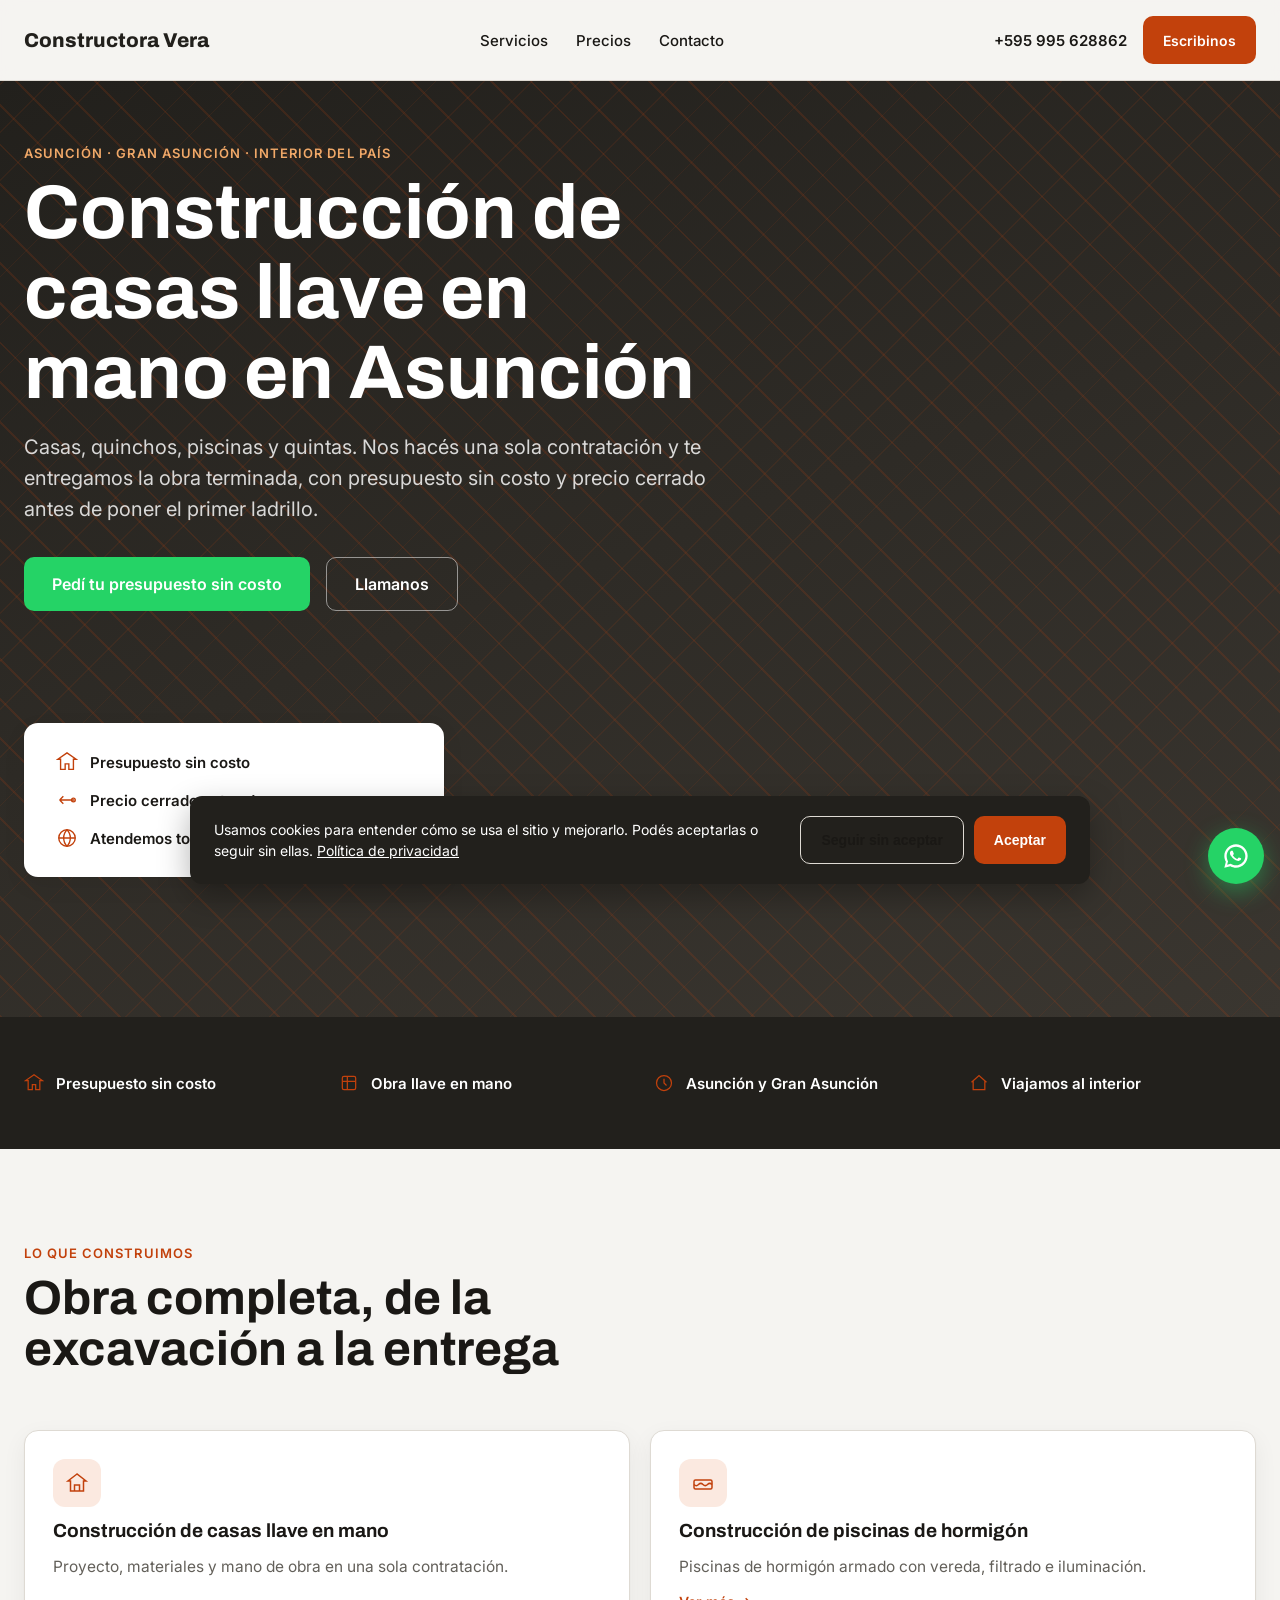
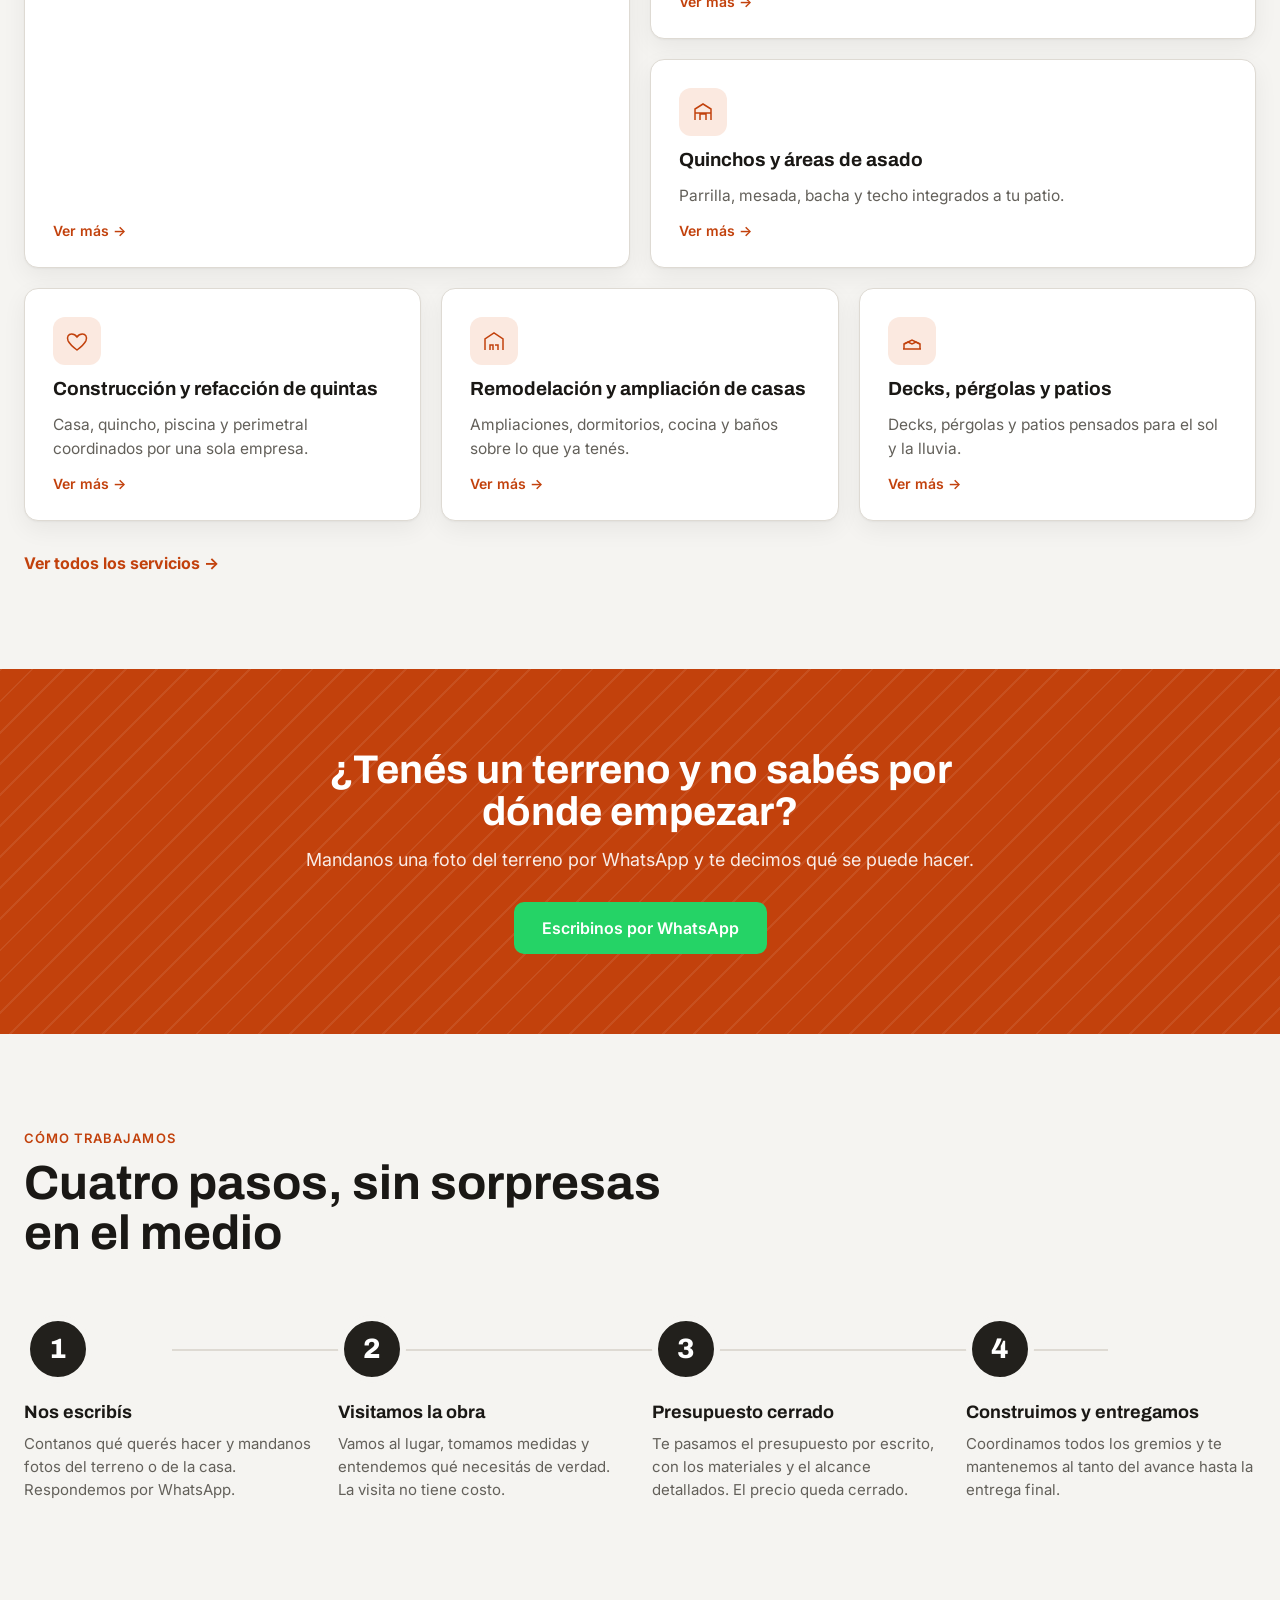
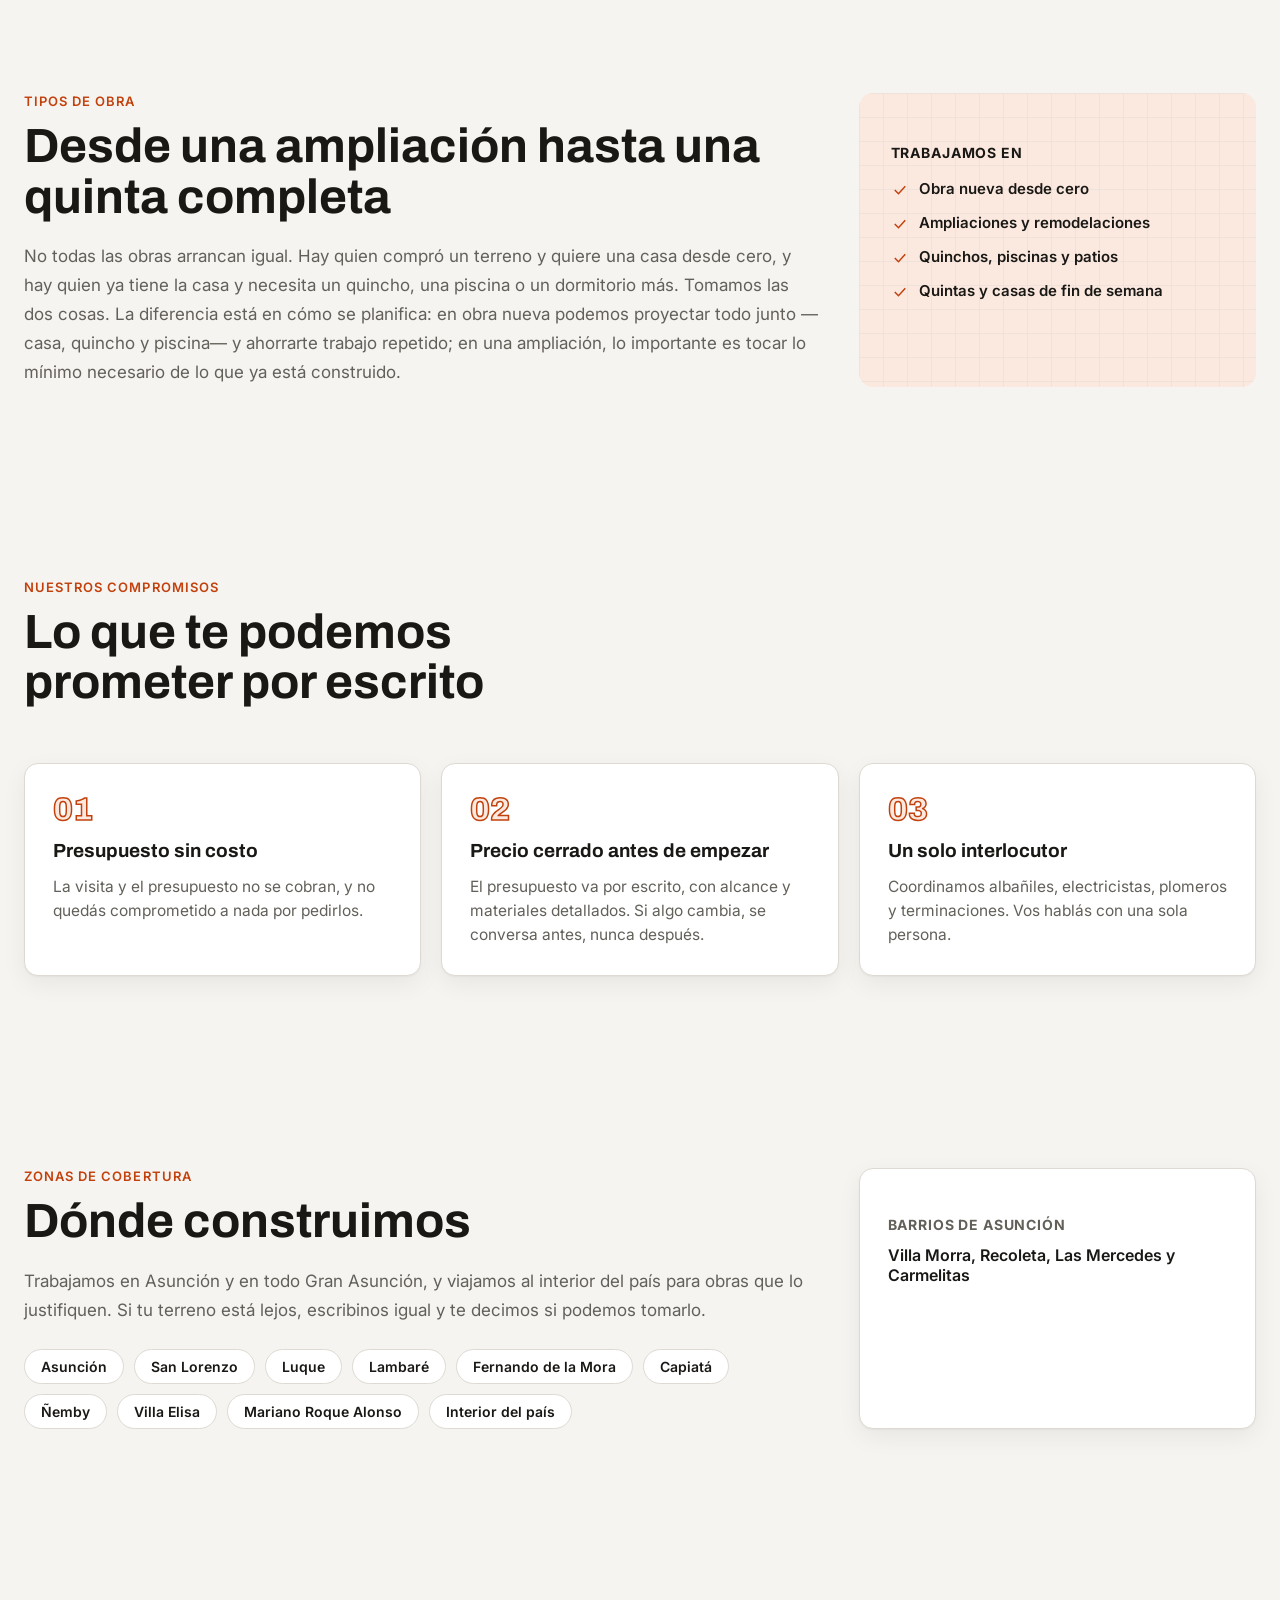
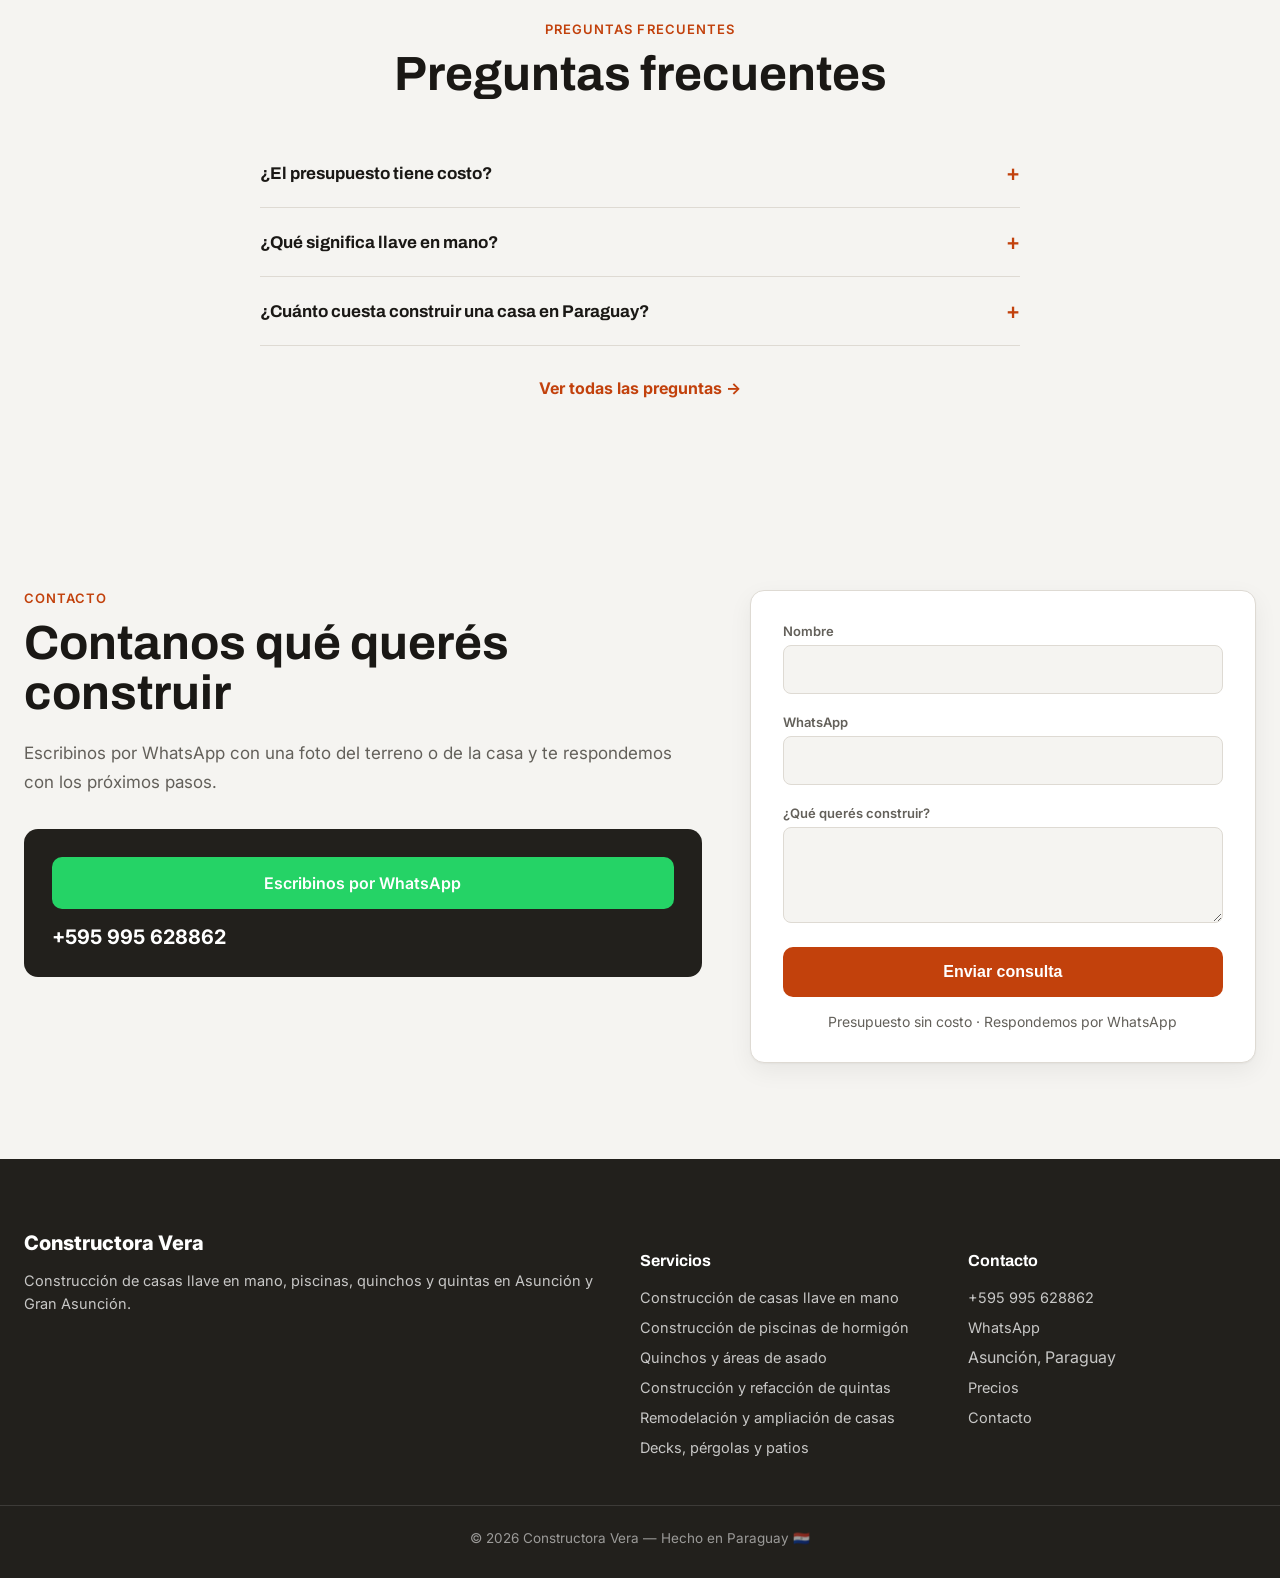
<file: index.html>
<!doctype html>
<html lang="es-PY">
<head>
<meta charset="UTF-8">
<meta name="viewport" content="width=device-width, initial-scale=1">
<title>Construcción de casas llave en mano en Asunción | Constructora Vera</title>
<meta name="description" content="Constructora en Asunción y Gran Asunción: casas llave en mano, piscinas de hormigón, quinchos y quintas. Presupuesto sin costo y precio cerrado por escrito.">
<meta name="robots" content="noindex,nofollow">
<meta property="og:title" content="Construcción de casas llave en mano en Asunción | Constructora Vera">
<meta property="og:description" content="Constructora en Asunción y Gran Asunción: casas llave en mano, piscinas de hormigón, quinchos y quintas. Presupuesto sin costo y precio cerrado por escrito.">
<meta property="og:type" content="website">
<meta property="og:locale" content="es_PY">
<meta property="og:site_name" content="Constructora Vera">
<link rel="canonical" href="https://cornflowerblue-frog-810812.hostingersite.com/">
<link rel="icon" href="data:image/svg+xml,<svg xmlns=%22http://www.w3.org/2000/svg%22 viewBox=%220 0 100 100%22><rect width=%22100%22 height=%22100%22 rx=%2216%22 fill=%22%23C2410C%22/><text x=%2250%22 y=%2274%22 font-family=%22Archivo,sans-serif%22 font-size=%2264%22 font-weight=%22700%22 fill=%22%23ffffff%22 text-anchor=%22middle%22>V</text></svg>">
<link rel="preconnect" href="https://fonts.googleapis.com">
<link rel="preconnect" href="https://fonts.gstatic.com" crossorigin>
<link href="https://fonts.googleapis.com/css2?family=Archivo:wght@700;800&family=Inter:wght@400;500;600&display=swap" rel="stylesheet">
<style>
  :root{
    --bg:#F5F4F1; --surface:#FFFFFF; --text:#1A1815; --muted:#63605A;
    --accent:#C2410C; --accent-tint:#FBE9E0; --dark:#22201C; --border:#DEDAD3;
    --wa:#25D366;
    --radius:14px;
    --shadow:0 1px 2px rgba(0,0,0,.04), 0 8px 24px rgba(0,0,0,.06);
    --ease:cubic-bezier(0.16,1,0.3,1);
  }
  *,*::before,*::after{box-sizing:border-box;}
  html{scroll-behavior:smooth;}
  body{
    margin:0; background:var(--bg); color:var(--text);
    font-family:'Inter',sans-serif; overflow-x:hidden;
    -webkit-font-smoothing:antialiased;
  }
  @media (max-width:767px){ body{padding-bottom:88px;} }
  img,svg{max-width:100%; display:block;}
  a{color:inherit;}
  h1,h2,h3{font-family:'Archivo',sans-serif; font-weight:700; margin:0; line-height:1.05;}
  p{margin:0;}
  .container{width:min(1280px, 100% - 48px); margin-inline:auto;}
  @media (max-width:639px){ .container{width:calc(100% - 32px);} }
  .eyebrow{
    font-size:13px; text-transform:uppercase; letter-spacing:.08em;
    color:var(--accent); font-weight:600; margin-bottom:12px; display:block;
  }
  h1{font-size:clamp(44px,6vw,76px);}
  h2{font-size:clamp(32px,4vw,48px);}
  .ingress{font-size:clamp(18px,2vw,20px); color:var(--muted); line-height:1.55;}
  section{padding:96px 0;}
  @media (max-width:1023px){ section{padding:64px 0;} }
  .full-bleed{width:100vw; margin-left:calc(50% - 50vw);}

  /* Buttons */
  .btn{
    display:inline-flex; align-items:center; justify-content:center; gap:8px;
    padding:16px 28px; border-radius:10px; font-weight:600; font-size:16px;
    text-decoration:none; border:none; cursor:pointer; min-height:48px;
    transition:transform .2s var(--ease), box-shadow .2s var(--ease);
  }
  .btn:hover{transform:translateY(-2px);}
  .btn-accent{background:var(--accent); color:#fff;}
  .btn-accent:hover{box-shadow:0 8px 20px rgba(194,65,12,.35);}
  .btn-wa{background:var(--wa); color:#fff;}
  .btn-wa:hover{box-shadow:0 8px 20px rgba(37,211,102,.4);}
  .btn-outline{background:transparent; color:var(--text); border:1.5px solid var(--border);}
  .btn-outline-light{background:transparent; color:#fff; border:1.5px solid rgba(255,255,255,.5);}

  /* fade up animation */
  .fade-up{opacity:0; transform:translateY(24px); transition:opacity .6s var(--ease), transform .6s var(--ease);}
  .fade-up.in{opacity:1; transform:translateY(0);}
  @media (prefers-reduced-motion:reduce){
    .fade-up{opacity:1; transform:none; transition:none;}
    html{scroll-behavior:auto;}
  }

  /* ---------- HEADER ---------- */
  header.site{
    position:sticky; top:0; z-index:500; background:rgba(245,244,241,.92);
    backdrop-filter:blur(8px); border-bottom:1px solid var(--border);
  }
  .header-inner{
    display:flex; align-items:center; justify-content:space-between;
    padding:16px 0; gap:16px;
  }
  .logo{font-family:'Archivo',sans-serif; font-weight:800; font-size:20px; text-decoration:none; color:var(--dark);}
  nav.main-nav{display:none; gap:28px; font-size:15px; font-weight:500;}
  nav.main-nav a{text-decoration:none; color:var(--text);}
  nav.main-nav a:hover{color:var(--accent);}
  @media (min-width:1024px){ nav.main-nav{display:flex;} }
  .header-actions{display:flex; align-items:center; gap:16px;}
  .phone-text{display:none; font-weight:600; font-size:15px; text-decoration:none; white-space:nowrap;}
  @media (min-width:640px){ .phone-text{display:inline;} }
  .header-actions .btn{padding:12px 20px; font-size:14px;}
  nav.main-nav{align-items:center;}

  /* Nav dropdown (servicios) */
  .nav-drop{position:relative;}
  .nav-drop > a{display:flex; align-items:center; gap:4px;}
  .nav-drop-menu{
    display:none; position:absolute; top:100%; left:0; margin-top:0; padding-top:8px;
    z-index:50;
  }
  .nav-drop-menu-inner{
    background:var(--surface); border:1px solid var(--border); border-radius:12px;
    box-shadow:var(--shadow); padding:10px; min-width:260px;
  }
  .nav-drop:hover .nav-drop-menu, .nav-drop:focus-within .nav-drop-menu{display:block;}
  .nav-drop-menu a{display:block; padding:10px 12px; border-radius:8px; font-size:14.5px; text-decoration:none; color:var(--text);}
  .nav-drop-menu a:hover{background:var(--accent-tint); color:var(--accent);}

  /* Mobile nav accordion */
  .mobile-nav-toggle{display:inline-flex; background:none; border:none; cursor:pointer; padding:8px; min-height:48px; min-width:48px; align-items:center; justify-content:center;}
  @media (min-width:1024px){ .mobile-nav-toggle{display:none;} }
  .mobile-nav{display:none; border-top:1px solid var(--border); background:var(--surface);}
  .mobile-nav.open{display:block;}
  @media (min-width:1024px){ .mobile-nav{display:none !important;} }
  .mobile-nav .container{padding-top:12px; padding-bottom:12px; display:grid; gap:4px;}
  .mobile-nav a{display:block; padding:12px 8px; text-decoration:none; color:var(--text); font-weight:500; font-size:15px; min-height:48px;}
  .mobile-nav .mobile-sub{padding-left:16px; display:grid; gap:2px;}
  .mobile-nav .mobile-sub a{font-size:14px; color:var(--muted);}

  /* ---------- HERO (pattern b) ---------- */
  .hero{
    position:relative; min-height:88vh;
    display:flex; flex-direction:column; justify-content:flex-end; align-items:stretch;
    color:#fff; padding-top:64px; padding-bottom:140px;
    background:
      repeating-linear-gradient(45deg, rgba(194,65,12,.16) 0 2px, transparent 2px 28px),
      repeating-linear-gradient(-45deg, rgba(194,65,12,.10) 0 1px, transparent 1px 34px),
      linear-gradient(160deg, var(--dark) 0%, #3A3630 100%);
  }
  .hero-content{max-width:720px; position:relative; z-index:2;}
  .hero .eyebrow{color:#F0A868;}
  .hero p.ingress{color:rgba(255,255,255,.82);}
  .hero-ctas{display:flex; flex-wrap:wrap; gap:16px; margin-top:32px;}
  .hero-card{
    position:relative; z-index:3; background:var(--surface); color:var(--text);
    border-radius:var(--radius); box-shadow:var(--shadow);
    padding:28px 32px; margin-top:56px; max-width:420px;
    transform:translateY(56px);
    display:grid; gap:16px;
  }
  @media (max-width:639px){ .hero-card{transform:translateY(36px); padding:22px 24px;} }
  .hero-card .row{display:flex; align-items:center; gap:12px; font-weight:600; font-size:15px;}
  .hero-card .row svg{flex:none; color:var(--accent);}
  .hero-spacer{height:56px;}
  @media (max-width:639px){ .hero-spacer{height:36px;} }

  /* ---------- CONFIANZA (pattern h dark) ---------- */
  .confianza{background:var(--dark); color:#fff; padding:56px 0;}
  .confianza .container{
    display:grid; grid-template-columns:repeat(2,1fr); gap:28px;
  }
  @media (min-width:640px){ .confianza .container{grid-template-columns:repeat(4,1fr);} }
  .confianza .item{display:flex; align-items:center; gap:12px; font-weight:600; font-size:15px;}
  .confianza .item svg{flex:none; color:var(--accent);}

  /* ---------- SERVICIOS bento (pattern d) ---------- */
  .servicios .head{max-width:640px; margin-bottom:56px;}
  .bento{display:grid; grid-template-columns:1fr; gap:20px;}
  @media (min-width:640px){ .bento{grid-template-columns:repeat(2,1fr);} }
  @media (min-width:1024px){
    .bento{grid-template-columns:repeat(6,1fr); grid-auto-rows:minmax(180px,auto);}
    .bento .card:nth-child(1){grid-column:span 3; grid-row:span 2;}
    .bento .card:nth-child(2){grid-column:span 3; grid-row:span 1;}
    .bento .card:nth-child(3){grid-column:span 3; grid-row:span 1;}
    .bento .card:nth-child(4){grid-column:span 2; grid-row:span 1;}
    .bento .card:nth-child(5){grid-column:span 2; grid-row:span 1;}
    .bento .card:nth-child(6){grid-column:span 2; grid-row:span 1;}
  }
  .card{
    background:var(--surface); border:1px solid var(--border); border-radius:var(--radius);
    box-shadow:var(--shadow); padding:28px; display:flex; flex-direction:column; gap:14px;
    transition:transform .25s var(--ease), box-shadow .25s var(--ease); text-decoration:none;
  }
  .card:hover{transform:translateY(-4px); box-shadow:0 4px 8px rgba(0,0,0,.06), 0 16px 32px rgba(0,0,0,.08);}
  .icon-box{
    width:48px; height:48px; border-radius:12px; background:var(--accent-tint);
    display:flex; align-items:center; justify-content:center; color:var(--accent); flex:none;
  }
  .card h3{font-size:19px;}
  .card p{color:var(--muted); font-size:15.5px; line-height:1.55;}
  .card .wa-mini{
    margin-top:auto; display:inline-flex; align-items:center; gap:6px; font-size:14px;
    font-weight:600; color:var(--wa); text-decoration:none;
  }

  /* ---------- BANDA ACCENTO full-bleed (pattern h) ---------- */
  .banda-accent{
    background:var(--accent); color:#fff; position:relative; overflow:hidden;
    padding:80px 0; text-align:center;
  }
  .banda-accent::before{
    content:""; position:absolute; inset:0;
    background:repeating-linear-gradient(135deg, rgba(255,255,255,.08) 0 2px, transparent 2px 22px);
  }
  .banda-accent .container{position:relative; max-width:680px;}
  .banda-accent h2{font-size:clamp(28px,3.6vw,40px); margin-bottom:16px;}
  .banda-accent p{font-size:18px; color:rgba(255,255,255,.9); margin-bottom:32px;}

  /* ---------- COMO TRABAJAMOS stepper (pattern e) ---------- */
  .stepper{
    display:grid; grid-template-columns:1fr; gap:40px; margin-top:56px; position:relative;
  }
  @media (min-width:768px){
    .stepper{grid-template-columns:repeat(4,1fr); gap:24px;}
    .stepper::before{
      content:""; position:absolute; top:34px; left:12%; right:12%; height:2px;
      background:var(--border); z-index:0;
    }
  }
  .step{position:relative; z-index:1;}
  .step .num{
    width:68px; height:68px; border-radius:50%; background:var(--dark); color:#fff;
    display:flex; align-items:center; justify-content:center; font-family:'Archivo',sans-serif;
    font-size:28px; font-weight:800; margin-bottom:20px; border:6px solid var(--bg);
  }
  .step h3{font-size:18px; margin-bottom:10px;}
  .step p{color:var(--muted); font-size:15px; line-height:1.55;}

  /* ---------- TIPOS DE OBRA 2/3+1/3 (pattern c) ---------- */
  .tipos .container{display:grid; grid-template-columns:1fr; gap:40px;}
  @media (min-width:1024px){ .tipos .container{grid-template-columns:2fr 1fr;} }
  .tipos .main p{color:var(--muted); font-size:17px; line-height:1.7; margin-top:20px;}
  .tipos .side{
    background:var(--accent-tint); border-radius:var(--radius); padding:32px;
    position:relative;
  }
  .tipos .side::before{
    content:""; position:absolute; inset:0; border-radius:var(--radius);
    background-image:
      linear-gradient(var(--border) 1px, transparent 1px),
      linear-gradient(90deg, var(--border) 1px, transparent 1px);
    background-size:24px 24px; opacity:.4; pointer-events:none;
  }
  .tipos .side h4{font-size:14px; text-transform:uppercase; letter-spacing:.06em; margin-bottom:18px; position:relative;}
  .tipos .side ul{list-style:none; margin:0; padding:0; display:grid; gap:14px; position:relative;}
  .tipos .side li{display:flex; align-items:flex-start; gap:10px; font-weight:600; font-size:15px;}
  .tipos .side li svg{flex:none; color:var(--accent); margin-top:2px;}

  /* ---------- COMPROMISOS bento 3 (pattern d) ---------- */
  .compromisos .bento3{display:grid; grid-template-columns:1fr; gap:20px; margin-top:56px;}
  @media (min-width:768px){ .compromisos .bento3{grid-template-columns:repeat(3,1fr);} }
  .compromisos .card{align-items:flex-start;}
  .compromisos .num-badge{
    font-family:'Archivo',sans-serif; font-weight:800; font-size:32px; color:var(--accent-tint);
    -webkit-text-stroke:1.5px var(--accent);
  }

  /* ---------- ZONAS (pattern c) ---------- */
  .zonas .container{display:grid; grid-template-columns:1fr; gap:40px;}
  @media (min-width:1024px){ .zonas .container{grid-template-columns:2fr 1fr;} }
  .zonas p.body{color:var(--muted); font-size:17px; line-height:1.7; margin-top:20px;}
  .chips{display:flex; flex-wrap:wrap; gap:10px; margin-top:24px;}
  .chip{
    background:var(--surface); border:1px solid var(--border); border-radius:999px;
    padding:8px 16px; font-size:14px; font-weight:600;
  }
  .barrios-box{
    background:var(--surface); border:1px solid var(--border); border-radius:var(--radius);
    padding:28px; box-shadow:var(--shadow);
  }
  .barrios-box h4{font-size:14px; text-transform:uppercase; letter-spacing:.06em; color:var(--muted); margin-bottom:12px;}
  .barrios-box p{font-weight:600; font-size:16px;}

  /* ---------- FAQ (pattern f) ---------- */
  .faq .container{max-width:760px;}
  .faq .head{text-align:center; max-width:100%;}
  .faq .head .eyebrow{display:block; text-align:center;}
  .faq-item{border-bottom:1px solid var(--border);}
  .faq-q{
    width:100%; text-align:left; background:none; border:none; cursor:pointer;
    padding:22px 0; display:flex; justify-content:space-between; align-items:center; gap:16px;
    font-family:'Archivo',sans-serif; font-weight:700; font-size:17px; color:var(--text);
    min-height:48px;
  }
  .faq-q .plus{flex:none; font-size:22px; color:var(--accent); transition:transform .25s var(--ease);}
  .faq-item.open .faq-q .plus{transform:rotate(45deg);}
  .faq-a{
    max-height:0; overflow:hidden; transition:max-height .3s var(--ease);
    color:var(--muted); font-size:15.5px; line-height:1.65;
  }
  .faq-a p{padding-bottom:22px;}
  .faq-item.open .faq-a{max-height:400px;}

  /* ---------- CONTACTO split (pattern a) ---------- */
  .contacto .container{display:grid; grid-template-columns:1fr; gap:48px;}
  @media (min-width:1024px){ .contacto .container{grid-template-columns:55% 1fr;} }
  .contacto .info p.body{color:var(--muted); font-size:17px; line-height:1.7; margin:20px 0 32px;}
  .contacto .wa-block{
    background:var(--dark); color:#fff; border-radius:var(--radius); padding:28px;
    display:flex; flex-direction:column; gap:16px; margin-top:8px;
  }
  .contacto .wa-block .num{font-weight:700; font-size:20px; user-select:all;}
  .form-card{
    background:var(--surface); border:1px solid var(--border); border-radius:var(--radius);
    box-shadow:var(--shadow); padding:32px;
  }
  .form-card label{display:block; font-size:13px; font-weight:600; margin-bottom:6px; color:var(--muted);}
  .form-card input, .form-card textarea{
    width:100%; padding:14px; border:1px solid var(--border); border-radius:8px;
    font-family:'Inter',sans-serif; font-size:15px; margin-bottom:20px; background:var(--bg);
    min-height:48px;
  }
  .form-card textarea{min-height:96px; resize:vertical;}
  .form-card .btn{width:100%;}
  .form-note{margin-top:16px; font-size:14px; color:var(--muted); text-align:center;}
  .hp{position:absolute; left:-9999px; width:1px; height:1px; overflow:hidden;}
  .form-alert{
    padding:14px 16px; border-radius:12px; margin-bottom:18px;
    font-size:15px; line-height:1.5; border:1px solid;
  }
  .form-alert-ok{background:#ECFDF3; border-color:#A6E7BF; color:#12613A;}
  .form-alert-error{background:var(--accent-tint); border-color:#F0B79A; color:#7C2D0C;}

  /* ---------- FOOTER ---------- */
  footer.site{background:var(--dark); color:rgba(255,255,255,.75); padding:72px 0 32px;}
  .footer-grid{display:grid; grid-template-columns:1fr; gap:40px;}
  @media (min-width:640px){ .footer-grid{grid-template-columns:2fr 1fr 1fr;} }
  footer.site h4{color:#fff; font-family:'Archivo',sans-serif; font-size:16px; margin-bottom:18px;}
  footer.site .brand{color:#fff; font-weight:800; font-size:20px; margin-bottom:14px; display:block;}
  footer.site p{font-size:14.5px; line-height:1.6;}
  footer.site ul{list-style:none; margin:0; padding:0; display:grid; gap:10px;}
  footer.site ul a{text-decoration:none; font-size:14.5px; color:rgba(255,255,255,.75);}
  footer.site ul a:hover{color:#fff;}
  .footer-bottom{
    border-top:1px solid rgba(255,255,255,.12); margin-top:48px; padding-top:24px;
    font-size:13.5px; text-align:center; color:rgba(255,255,255,.55);
  }

  /* ---------- FAB + sticky mobile bar ---------- */
  .fab-wa{
    position:fixed; right:16px; bottom:16px; z-index:600;
    width:56px; height:56px; border-radius:50%; background:var(--wa); color:#fff;
    display:flex; align-items:center; justify-content:center; box-shadow:0 8px 24px rgba(37,211,102,.45);
    text-decoration:none;
  }
  @media (max-width:767px){ .fab-wa{bottom:88px;} }
  .mobile-bar{
    display:none; position:fixed; left:0; right:0; bottom:0; z-index:590;
    background:var(--surface); border-top:1px solid var(--border);
    padding:10px 16px; gap:10px;
  }
  @media (max-width:767px){ .mobile-bar{display:flex;} }
  .mobile-bar a{flex:1; min-height:48px;}
  .mobile-bar .btn{width:100%; padding:12px;}

  /* ---------- Consent banner ---------- */
  .consent{
    position:fixed; left:16px; right:16px; bottom:16px; z-index:700;
    background:var(--dark); color:#fff; border-radius:12px; padding:20px 24px;
    display:none; gap:16px; flex-wrap:wrap; align-items:center; justify-content:space-between;
    box-shadow:0 12px 32px rgba(0,0,0,.3); max-width:900px; margin-inline:auto;
  }
  @media (max-width:767px){ .consent{bottom:100px;} }
  .consent.show{display:flex;}
  .consent p{font-size:14px; line-height:1.5; max-width:560px;}
  .consent .btn{padding:10px 20px; font-size:14px;}
</style>
</head>
<body>

<header class="site">
  <div class="container header-inner">
    <a href="#" class="logo">Constructora Vera</a>
    <nav class="main-nav">
      <div class="nav-drop">
        <a href="#servicios">Servicios</a>
        <div class="nav-drop-menu">
          <div class="nav-drop-menu-inner">
            <a href="/servicios/casas-llave-en-mano/">Casas llave en mano</a>
            <a href="/servicios/piscinas/">Piscinas de hormigón</a>
            <a href="/servicios/quinchos/">Quinchos y áreas de asado</a>
            <a href="/servicios/quintas/">Quintas</a>
            <a href="/servicios/remodelaciones/">Remodelaciones</a>
            <a href="/servicios/decks-y-pergolas/">Decks y pérgolas</a>
          </div>
        </div>
      </div>
      <a href="/precios/">Precios</a>
      <a href="/contacto/">Contacto</a>
    </nav>
    <div class="header-actions">
      <a class="phone-text" href="tel:+595995628862">+595 995 628862</a>
      <a class="btn btn-accent" href="https://wa.me/595995628862?text=Hola%2C%20vi%20su%20p%C3%A1gina%20y%20quiero%20un%20presupuesto%20para%20construir%20una%20casa" target="_blank" rel="noopener">Escribinos</a>
      <button class="mobile-nav-toggle" aria-label="Abrir menú" aria-expanded="false">
        <svg width="24" height="24" viewBox="0 0 24 24" fill="none" stroke="currentColor" stroke-width="2"><path d="M4 7h16M4 12h16M4 17h16"/></svg>
      </button>
    </div>
  </div>
  <div class="mobile-nav">
    <div class="container">
      <a href="#servicios">Servicios</a>
      <div class="mobile-sub">
        <a href="/servicios/casas-llave-en-mano/">Casas llave en mano</a>
        <a href="/servicios/piscinas/">Piscinas de hormigón</a>
        <a href="/servicios/quinchos/">Quinchos y áreas de asado</a>
        <a href="/servicios/quintas/">Quintas</a>
        <a href="/servicios/remodelaciones/">Remodelaciones</a>
        <a href="/servicios/decks-y-pergolas/">Decks y pérgolas</a>
      </div>
      <a href="/precios/">Precios</a>
      <a href="/contacto/">Contacto</a>
    </div>
  </div>
</header>

<main>
  <!-- HERO (b) -->
  <section class="hero full-bleed">
    <div class="container">
      <div class="hero-content fade-up">
        <span class="eyebrow">ASUNCIÓN · GRAN ASUNCIÓN · INTERIOR DEL PAÍS</span>
        <h1>Construcción de casas llave en mano en Asunción</h1>
        <p class="ingress" style="margin-top:20px;">Casas, quinchos, piscinas y quintas. Nos hacés una sola contratación y te entregamos la obra terminada, con presupuesto sin costo y precio cerrado antes de poner el primer ladrillo.</p>
        <div class="hero-ctas">
          <a class="btn btn-wa" href="https://wa.me/595995628862?text=Hola%2C%20vi%20su%20p%C3%A1gina%20y%20quiero%20un%20presupuesto%20para%20construir%20una%20casa" target="_blank" rel="noopener">Pedí tu presupuesto sin costo</a>
          <a class="btn btn-outline-light" href="tel:+595995628862">Llamanos</a>
        </div>
      </div>
      <div class="hero-spacer"></div>
    </div>
    <div class="container" style="position:relative;">
      <div class="hero-card fade-up">
        <div class="row">
          <svg width="22" height="22" viewBox="0 0 24 24" fill="none" stroke="currentColor" stroke-width="1.5"><path d="M12 2 L2 9h3v11h5v-6h4v6h5V9h3z"/></svg>
          Presupuesto sin costo
        </div>
        <div class="row">
          <svg width="22" height="22" viewBox="0 0 24 24" fill="none" stroke="currentColor" stroke-width="1.5"><path d="M4 12h16M4 12l4-4M4 12l4 4"/><circle cx="19" cy="12" r="2"/></svg>
          Precio cerrado antes de empezar
        </div>
        <div class="row">
          <svg width="22" height="22" viewBox="0 0 24 24" fill="none" stroke="currentColor" stroke-width="1.5"><path d="M3 12a9 9 0 1 0 18 0 9 9 0 0 0-18 0Z"/><path d="M3 12h18M12 3a13 13 0 0 1 0 18M12 3a13 13 0 0 0 0 18"/></svg>
          Atendemos todo el país
        </div>
      </div>
    </div>
  </section>

  <!-- CONFIANZA (h dark) -->
  <section class="confianza">
    <div class="container">
      <div class="item fade-up"><svg width="20" height="20" viewBox="0 0 24 24" fill="none" stroke="currentColor" stroke-width="1.5"><path d="M12 2 L2 9h3v11h5v-6h4v6h5V9h3z"/></svg>Presupuesto sin costo</div>
      <div class="item fade-up"><svg width="20" height="20" viewBox="0 0 24 24" fill="none" stroke="currentColor" stroke-width="1.5"><rect x="4" y="4" width="16" height="16" rx="2"/><path d="M4 10h16M10 4v16"/></svg>Obra llave en mano</div>
      <div class="item fade-up"><svg width="20" height="20" viewBox="0 0 24 24" fill="none" stroke="currentColor" stroke-width="1.5"><circle cx="12" cy="12" r="9"/><path d="M12 7v5l3 3"/></svg>Asunción y Gran Asunción</div>
      <div class="item fade-up"><svg width="20" height="20" viewBox="0 0 24 24" fill="none" stroke="currentColor" stroke-width="1.5"><path d="M3 11l9-8 9 8M5 10v10h14V10"/></svg>Viajamos al interior</div>
    </div>
  </section>

  <!-- SERVICIOS bento (d) -->
  <section class="servicios" id="servicios">
    <div class="container">
      <div class="head fade-up">
        <span class="eyebrow">LO QUE CONSTRUIMOS</span>
        <h2>Obra completa, de la excavación a la entrega</h2>
      </div>
      <div class="bento">
        <a class="card fade-up" href="/servicios/casas-llave-en-mano/">
          <div class="icon-box"><svg width="24" height="24" viewBox="0 0 24 24" fill="none" stroke="currentColor" stroke-width="1.5"><path d="M12 3 L3 10h2.5v10h13V10H21z"/><path d="M9.5 20v-6h5v6"/></svg></div>
          <h3>Construcción de casas llave en mano</h3>
          <p>Proyecto, materiales y mano de obra en una sola contratación.</p>
          <span class="wa-mini" style="color:var(--accent);">Ver más →</span>
        </a>
        <a class="card fade-up" href="/servicios/piscinas/">
          <div class="icon-box"><svg width="24" height="24" viewBox="0 0 24 24" fill="none" stroke="currentColor" stroke-width="1.5"><rect x="3" y="9" width="18" height="9" rx="1.5"/><path d="M3 13.5c1.5 1.5 3 1.5 4.5 0s3-1.5 4.5 0 3 1.5 4.5 0 3-1.5 4.5 0"/></svg></div>
          <h3>Construcción de piscinas de hormigón</h3>
          <p>Piscinas de hormigón armado con vereda, filtrado e iluminación.</p>
          <span class="wa-mini" style="color:var(--accent);">Ver más →</span>
        </a>
        <a class="card fade-up" href="/servicios/quinchos/">
          <div class="icon-box"><svg width="24" height="24" viewBox="0 0 24 24" fill="none" stroke="currentColor" stroke-width="1.5"><path d="M4 20V9l8-5 8 5v11"/><path d="M9 20v-6h6v6M4 13h16"/></svg></div>
          <h3>Quinchos y áreas de asado</h3>
          <p>Parrilla, mesada, bacha y techo integrados a tu patio.</p>
          <span class="wa-mini" style="color:var(--accent);">Ver más →</span>
        </a>
        <a class="card fade-up" href="/servicios/quintas/">
          <div class="icon-box"><svg width="24" height="24" viewBox="0 0 24 24" fill="none" stroke="currentColor" stroke-width="1.5"><path d="M12 21s-7-5.2-9-9.4C1.6 8 3.4 5 6.6 5 8.6 5 10.6 6 12 8c1.4-2 3.4-3 5.4-3 3.2 0 5 3 3.6 6.6C19 15.8 12 21 12 21Z"/></svg></div>
          <h3>Construcción y refacción de quintas</h3>
          <p>Casa, quincho, piscina y perimetral coordinados por una sola empresa.</p>
          <span class="wa-mini" style="color:var(--accent);">Ver más →</span>
        </a>
        <a class="card fade-up" href="/servicios/remodelaciones/">
          <div class="icon-box"><svg width="24" height="24" viewBox="0 0 24 24" fill="none" stroke="currentColor" stroke-width="1.5"><path d="M3 21V10l9-6 9 6v11"/><path d="M8 21v-5h3v5m2-5h3v5"/></svg></div>
          <h3>Remodelación y ampliación de casas</h3>
          <p>Ampliaciones, dormitorios, cocina y baños sobre lo que ya tenés.</p>
          <span class="wa-mini" style="color:var(--accent);">Ver más →</span>
        </a>
        <a class="card fade-up" href="/servicios/decks-y-pergolas/">
          <div class="icon-box"><svg width="24" height="24" viewBox="0 0 24 24" fill="none" stroke="currentColor" stroke-width="1.5"><path d="M3 20h18M4 20v-5l4-2 4 2 4-2 4 2v5"/><path d="M4 15l8-4 8 4"/></svg></div>
          <h3>Decks, pérgolas y patios</h3>
          <p>Decks, pérgolas y patios pensados para el sol y la lluvia.</p>
          <span class="wa-mini" style="color:var(--accent);">Ver más →</span>
        </a>
      </div>
      <p class="fade-up" style="margin-top:32px;"><a href="#servicios" style="color:var(--accent); font-weight:700; text-decoration:none;">Ver todos los servicios →</a></p>
    </div>
  </section>

  <!-- BANDA ACENTO full-bleed (h) -->
  <section class="banda-accent full-bleed">
    <div class="container">
      <h2 class="fade-up">¿Tenés un terreno y no sabés por dónde empezar?</h2>
      <p class="fade-up">Mandanos una foto del terreno por WhatsApp y te decimos qué se puede hacer.</p>
      <a class="btn btn-wa fade-up" href="https://wa.me/595995628862?text=Hola%2C%20le%20mando%20una%20foto%20de%20mi%20terreno%20para%20consultar%20qu%C3%A9%20se%20puede%20hacer%20sobre%20mi%20terreno" target="_blank" rel="noopener">Escribinos por WhatsApp</a>
    </div>
  </section>

  <!-- COMO TRABAJAMOS stepper (e) -->
  <section id="como-trabajamos">
    <div class="container">
      <div class="head fade-up" style="max-width:640px;">
        <span class="eyebrow">CÓMO TRABAJAMOS</span>
        <h2>Cuatro pasos, sin sorpresas en el medio</h2>
      </div>
      <div class="stepper">
        <div class="step fade-up">
          <div class="num">1</div>
          <h3>Nos escribís</h3>
          <p>Contanos qué querés hacer y mandanos fotos del terreno o de la casa. Respondemos por WhatsApp.</p>
        </div>
        <div class="step fade-up">
          <div class="num">2</div>
          <h3>Visitamos la obra</h3>
          <p>Vamos al lugar, tomamos medidas y entendemos qué necesitás de verdad. La visita no tiene costo.</p>
        </div>
        <div class="step fade-up">
          <div class="num">3</div>
          <h3>Presupuesto cerrado</h3>
          <p>Te pasamos el presupuesto por escrito, con los materiales y el alcance detallados. El precio queda cerrado.</p>
        </div>
        <div class="step fade-up">
          <div class="num">4</div>
          <h3>Construimos y entregamos</h3>
          <p>Coordinamos todos los gremios y te mantenemos al tanto del avance hasta la entrega final.</p>
        </div>
      </div>
    </div>
  </section>

  <!-- TIPOS DE OBRA (c) -->
  <section class="tipos full-bleed">
    <div class="container">
      <div class="main fade-up">
        <span class="eyebrow">TIPOS DE OBRA</span>
        <h2>Desde una ampliación hasta una quinta completa</h2>
        <p>No todas las obras arrancan igual. Hay quien compró un terreno y quiere una casa desde cero, y hay quien ya tiene la casa y necesita un quincho, una piscina o un dormitorio más. Tomamos las dos cosas. La diferencia está en cómo se planifica: en obra nueva podemos proyectar todo junto —casa, quincho y piscina— y ahorrarte trabajo repetido; en una ampliación, lo importante es tocar lo mínimo necesario de lo que ya está construido.</p>
      </div>
      <div class="side fade-up">
        <h4>Trabajamos en</h4>
        <ul>
          <li><svg width="18" height="18" viewBox="0 0 24 24" fill="none" stroke="currentColor" stroke-width="2"><path d="M5 12l5 5L19 7"/></svg>Obra nueva desde cero</li>
          <li><svg width="18" height="18" viewBox="0 0 24 24" fill="none" stroke="currentColor" stroke-width="2"><path d="M5 12l5 5L19 7"/></svg>Ampliaciones y remodelaciones</li>
          <li><svg width="18" height="18" viewBox="0 0 24 24" fill="none" stroke="currentColor" stroke-width="2"><path d="M5 12l5 5L19 7"/></svg>Quinchos, piscinas y patios</li>
          <li><svg width="18" height="18" viewBox="0 0 24 24" fill="none" stroke="currentColor" stroke-width="2"><path d="M5 12l5 5L19 7"/></svg>Quintas y casas de fin de semana</li>
        </ul>
      </div>
    </div>
  </section>

  <!-- COMPROMISOS bento 3 (d) reemplaza reseñas -->
  <section class="compromisos">
    <div class="container">
      <div class="head fade-up" style="max-width:640px;">
        <span class="eyebrow">NUESTROS COMPROMISOS</span>
        <h2>Lo que te podemos prometer por escrito</h2>
      </div>
      <div class="bento3">
        <div class="card fade-up">
          <span class="num-badge">01</span>
          <h3>Presupuesto sin costo</h3>
          <p>La visita y el presupuesto no se cobran, y no quedás comprometido a nada por pedirlos.</p>
        </div>
        <div class="card fade-up">
          <span class="num-badge">02</span>
          <h3>Precio cerrado antes de empezar</h3>
          <p>El presupuesto va por escrito, con alcance y materiales detallados. Si algo cambia, se conversa antes, nunca después.</p>
        </div>
        <div class="card fade-up">
          <span class="num-badge">03</span>
          <h3>Un solo interlocutor</h3>
          <p>Coordinamos albañiles, electricistas, plomeros y terminaciones. Vos hablás con una sola persona.</p>
        </div>
      </div>
    </div>
  </section>

  <!-- ZONAS (c) -->
  <section class="zonas" id="zonas">
    <div class="container">
      <div class="fade-up">
        <span class="eyebrow">ZONAS DE COBERTURA</span>
        <h2>Dónde construimos</h2>
        <p class="body">Trabajamos en Asunción y en todo Gran Asunción, y viajamos al interior del país para obras que lo justifiquen. Si tu terreno está lejos, escribinos igual y te decimos si podemos tomarlo.</p>
        <div class="chips">
          <span class="chip">Asunción</span>
          <span class="chip">San Lorenzo</span>
          <span class="chip">Luque</span>
          <span class="chip">Lambaré</span>
          <span class="chip">Fernando de la Mora</span>
          <span class="chip">Capiatá</span>
          <span class="chip">Ñemby</span>
          <span class="chip">Villa Elisa</span>
          <span class="chip">Mariano Roque Alonso</span>
          <span class="chip">Interior del país</span>
        </div>
      </div>
      <div class="barrios-box fade-up">
        <h4>Barrios de Asunción</h4>
        <p>Villa Morra, Recoleta, Las Mercedes y Carmelitas</p>
      </div>
    </div>
  </section>

  <!-- FAQ (f) unica vez -->
  <section class="faq" id="faq">
    <div class="container">
      <div class="head fade-up">
        <span class="eyebrow">PREGUNTAS FRECUENTES</span>
        <h2>Preguntas frecuentes</h2>
      </div>
      <div style="margin-top:40px;">
        <div class="faq-item">
          <button class="faq-q"><span>¿El presupuesto tiene costo?</span><span class="plus">+</span></button>
          <div class="faq-a"><p>No. La visita a la obra y el presupuesto por escrito son sin costo y no te comprometen a contratarnos.</p></div>
        </div>
        <div class="faq-item">
          <button class="faq-q"><span>¿Qué significa llave en mano?</span><span class="plus">+</span></button>
          <div class="faq-a"><p>Que contratás una sola vez y nosotros nos ocupamos de todo: materiales, albañilería, instalaciones y terminaciones. Recibís la obra lista para usar, sin tener que coordinar cada gremio.</p></div>
        </div>
        <div class="faq-item">
          <button class="faq-q"><span>¿Cuánto cuesta construir una casa en Paraguay?</span><span class="plus">+</span></button>
          <div class="faq-a"><p>Depende del tamaño, del nivel de terminación y de cómo esté el terreno. Por eso no publicamos un precio por metro cuadrado que después no se cumple: vamos al terreno, lo vemos y te pasamos un presupuesto cerrado por escrito.</p></div>
        </div>
      </div>
      <p class="fade-up" style="margin-top:32px; text-align:center;"><a href="/precios/" style="color:var(--accent); font-weight:700; text-decoration:none;">Ver todas las preguntas →</a></p>
    </div>
  </section>

  <!-- CONTACTO split (a) -->
  <section class="contacto" id="contacto">
    <div class="container">
      <div class="info fade-up">
        <span class="eyebrow">CONTACTO</span>
        <h2>Contanos qué querés construir</h2>
        <p class="body">Escribinos por WhatsApp con una foto del terreno o de la casa y te respondemos con los próximos pasos.</p>
        <div class="wa-block">
          <a class="btn btn-wa" href="https://wa.me/595995628862?text=Hola%2C%20vi%20su%20p%C3%A1gina%20y%20quiero%20consultar" target="_blank" rel="noopener">Escribinos por WhatsApp</a>
          <span class="num">+595 995 628862</span>
        </div>
      </div>
      <div class="form-card fade-up">
        <div id="form-ok" class="form-alert form-alert-ok" hidden>
          Gracias, recibimos tu consulta. Te respondemos a la brevedad. Si es urgente, escribinos por WhatsApp.
        </div>
        <div id="form-error" class="form-alert form-alert-error" hidden>
          No pudimos enviar tu consulta. Escribinos por WhatsApp y la vemos al instante.
        </div>
        <form action="enviar.php" method="post">
          <label for="nombre">Nombre</label>
          <input type="text" id="nombre" name="nombre" required>
          <label for="whatsapp">WhatsApp</label>
          <input type="tel" id="whatsapp" name="whatsapp" required>
          <label for="mensaje">¿Qué querés construir?</label>
          <textarea id="mensaje" name="mensaje" required></textarea>
          <div class="hp" aria-hidden="true">
            <label for="empresa">Empresa</label>
            <input type="text" id="empresa" name="empresa" tabindex="-1" autocomplete="off">
          </div>
          <button type="submit" class="btn btn-accent">Enviar consulta</button>
        </form>
        <p class="form-note">Presupuesto sin costo · Respondemos por WhatsApp</p>
      </div>
    </div>
  </section>
</main>

<footer class="site">
  <div class="container footer-grid">
    <div>
      <span class="brand">Constructora Vera</span>
      <p>Construcción de casas llave en mano, piscinas, quinchos y quintas en Asunción y Gran Asunción.</p>
    </div>
    <div>
      <h4>Servicios</h4>
      <ul>
        <li><a href="/servicios/casas-llave-en-mano/">Construcción de casas llave en mano</a></li>
        <li><a href="/servicios/piscinas/">Construcción de piscinas de hormigón</a></li>
        <li><a href="/servicios/quinchos/">Quinchos y áreas de asado</a></li>
        <li><a href="/servicios/quintas/">Construcción y refacción de quintas</a></li>
        <li><a href="/servicios/remodelaciones/">Remodelación y ampliación de casas</a></li>
        <li><a href="/servicios/decks-y-pergolas/">Decks, pérgolas y patios</a></li>
      </ul>
    </div>
    <div>
      <h4>Contacto</h4>
      <ul>
        <li><a href="tel:+595995628862">+595 995 628862</a></li>
        <li><a href="https://wa.me/595995628862" target="_blank" rel="noopener">WhatsApp</a></li>
        <li>Asunción, Paraguay</li>
        <li><a href="/precios/">Precios</a></li>
        <li><a href="/contacto/">Contacto</a></li>
      </ul>
    </div>
  </div>
  <div class="footer-bottom">© 2026 Constructora Vera — Hecho en Paraguay 🇵🇾</div>
</footer>

<a class="fab-wa" href="https://wa.me/595995628862?text=Hola%2C%20vi%20su%20p%C3%A1gina%20y%20quiero%20un%20presupuesto%20para%20construir%20una%20casa" target="_blank" rel="noopener" aria-label="Escribinos por WhatsApp">
  <svg width="28" height="28" viewBox="0 0 24 24" fill="currentColor"><path d="M12 2C6.5 2 2 6.5 2 12c0 1.8.5 3.5 1.3 5L2 22l5.2-1.3c1.5.8 3.1 1.3 4.8 1.3 5.5 0 10-4.5 10-10S17.5 2 12 2Zm0 18c-1.5 0-3-.4-4.2-1.1l-.3-.2-3.1.8.8-3-.2-.3C4.4 15 4 13.5 4 12c0-4.4 3.6-8 8-8s8 3.6 8 8-3.6 8-8 8Zm4.4-5.9c-.2-.1-1.4-.7-1.7-.8-.2-.1-.4-.1-.6.1-.2.2-.6.8-.8 1-.1.2-.3.2-.5.1-.2-.1-1-.4-2-1.2-.7-.7-1.2-1.5-1.4-1.7-.1-.2 0-.4.1-.5.1-.1.2-.3.4-.4.1-.1.2-.2.2-.4.1-.2 0-.3 0-.4-.1-.1-.6-1.5-.8-2-.2-.5-.4-.4-.6-.4h-.5c-.2 0-.4.1-.6.3-.2.2-.8.8-.8 1.9s.8 2.2 1 2.4c.1.2 1.6 2.5 4 3.5.6.2 1 .4 1.3.5.6.2 1.1.1 1.5-.1.5-.2 1.4-.6 1.6-1.1.2-.5.2-1 .1-1.1-.1-.1-.2-.2-.4-.3Z"/></svg>
</a>

<div class="mobile-bar">
  <a class="btn btn-wa" href="https://wa.me/595995628862?text=Hola%2C%20vi%20su%20p%C3%A1gina%20y%20quiero%20un%20presupuesto%20para%20construir%20una%20casa" target="_blank" rel="noopener">WhatsApp</a>
  <a class="btn btn-outline" href="tel:+595995628862">Llamar</a>
</div>

<div class="consent" id="consent">
  <p>Usamos cookies para entender cómo se usa el sitio y mejorarlo. Podés aceptarlas o seguir sin ellas. <a href="#" style="color:#fff;text-decoration:underline;">Política de privacidad</a><!-- CONECTAR: política de privacidad --></p>
  <div style="display:flex; gap:10px;">
    <button class="btn btn-outline" id="consent-reject">Seguir sin aceptar</button>
    <button class="btn btn-accent" id="consent-accept">Aceptar</button>
  </div>
</div>

<script type="application/ld+json">
{
  "@context": "https://schema.org",
  "@type": "GeneralContractor",
  "name": "Constructora Vera",
  "telephone": "+595995628862",
  "areaServed": ["Asunción", "San Lorenzo", "Luque", "Lambaré", "Fernando de la Mora", "Capiatá", "Paraguay"],
  "address": {
    "@type": "PostalAddress",
    "addressLocality": "Asunción",
    "addressRegion": "Capital",
    "addressCountry": "PY"
  }
}
</script>
<script type="application/ld+json">
{
  "@context": "https://schema.org",
  "@type": "FAQPage",
  "mainEntity": [
    {"@type":"Question","name":"¿El presupuesto tiene costo?","acceptedAnswer":{"@type":"Answer","text":"No. La visita a la obra y el presupuesto por escrito son sin costo y no te comprometen a contratarnos."}},
    {"@type":"Question","name":"¿Qué significa llave en mano?","acceptedAnswer":{"@type":"Answer","text":"Que contratás una sola vez y nosotros nos ocupamos de todo: materiales, albañilería, instalaciones y terminaciones. Recibís la obra lista para usar, sin tener que coordinar cada gremio."}},
    {"@type":"Question","name":"¿Cuánto cuesta construir una casa en Paraguay?","acceptedAnswer":{"@type":"Answer","text":"Depende del tamaño, del nivel de terminación y de cómo esté el terreno. Por eso no publicamos un precio por metro cuadrado que después no se cumple: vamos al terreno, lo vemos y te pasamos un presupuesto cerrado por escrito."}}
  ]
}
</script>

<script>
  // Mobile nav toggle
  (function(){
    var toggle = document.querySelector('.mobile-nav-toggle');
    var mobileNav = document.querySelector('.mobile-nav');
    if(toggle && mobileNav){
      toggle.addEventListener('click', function(){
        mobileNav.classList.toggle('open');
        var expanded = mobileNav.classList.contains('open');
        toggle.setAttribute('aria-expanded', expanded ? 'true' : 'false');
      });
    }
  })();

  // Fade-up on scroll
  (function(){
    var items = document.querySelectorAll('.fade-up');
    if(!('IntersectionObserver' in window)){
      items.forEach(function(el){ el.classList.add('in'); });
      return;
    }
    var io = new IntersectionObserver(function(entries){
      entries.forEach(function(entry, i){
        if(entry.isIntersecting){
          setTimeout(function(){ entry.target.classList.add('in'); }, i * 80);
          io.unobserve(entry.target);
        }
      });
    }, {threshold:0.15});
    items.forEach(function(el){ io.observe(el); });
  })();

  // FAQ accordion
  document.querySelectorAll('.faq-item').forEach(function(item){
    item.querySelector('.faq-q').addEventListener('click', function(){
      var wasOpen = item.classList.contains('open');
      document.querySelectorAll('.faq-item.open').forEach(function(o){ o.classList.remove('open'); });
      if(!wasOpen) item.classList.add('open');
    });
  });

  // Consent banner
  (function(){
    var consent = document.getElementById('consent');
    if(!localStorage.getItem('consent-py')){
      consent.classList.add('show');
    }
    document.getElementById('consent-accept').addEventListener('click', function(){
      localStorage.setItem('consent-py', 'accepted');
      consent.classList.remove('show');
    });
    document.getElementById('consent-reject').addEventListener('click', function(){
      localStorage.setItem('consent-py', 'rejected');
      consent.classList.remove('show');
    });
  })();

  // Resultado del envío del formulario (enviar.php redirige con ?ok=1 / ?error=1)
  (function(){
    var params = new URLSearchParams(window.location.search);
    var id = params.has('ok') ? 'form-ok' : (params.has('error') ? 'form-error' : null);
    if(!id) return;
    var box = document.getElementById(id);
    if(!box) return;
    box.hidden = false;
    box.scrollIntoView({behavior:'smooth', block:'center'});
    // Limpiamos la query para que un refresh no repita el mensaje.
    history.replaceState(null, '', window.location.pathname + window.location.hash);
  })();
</script>

</body>
</html>
</file>
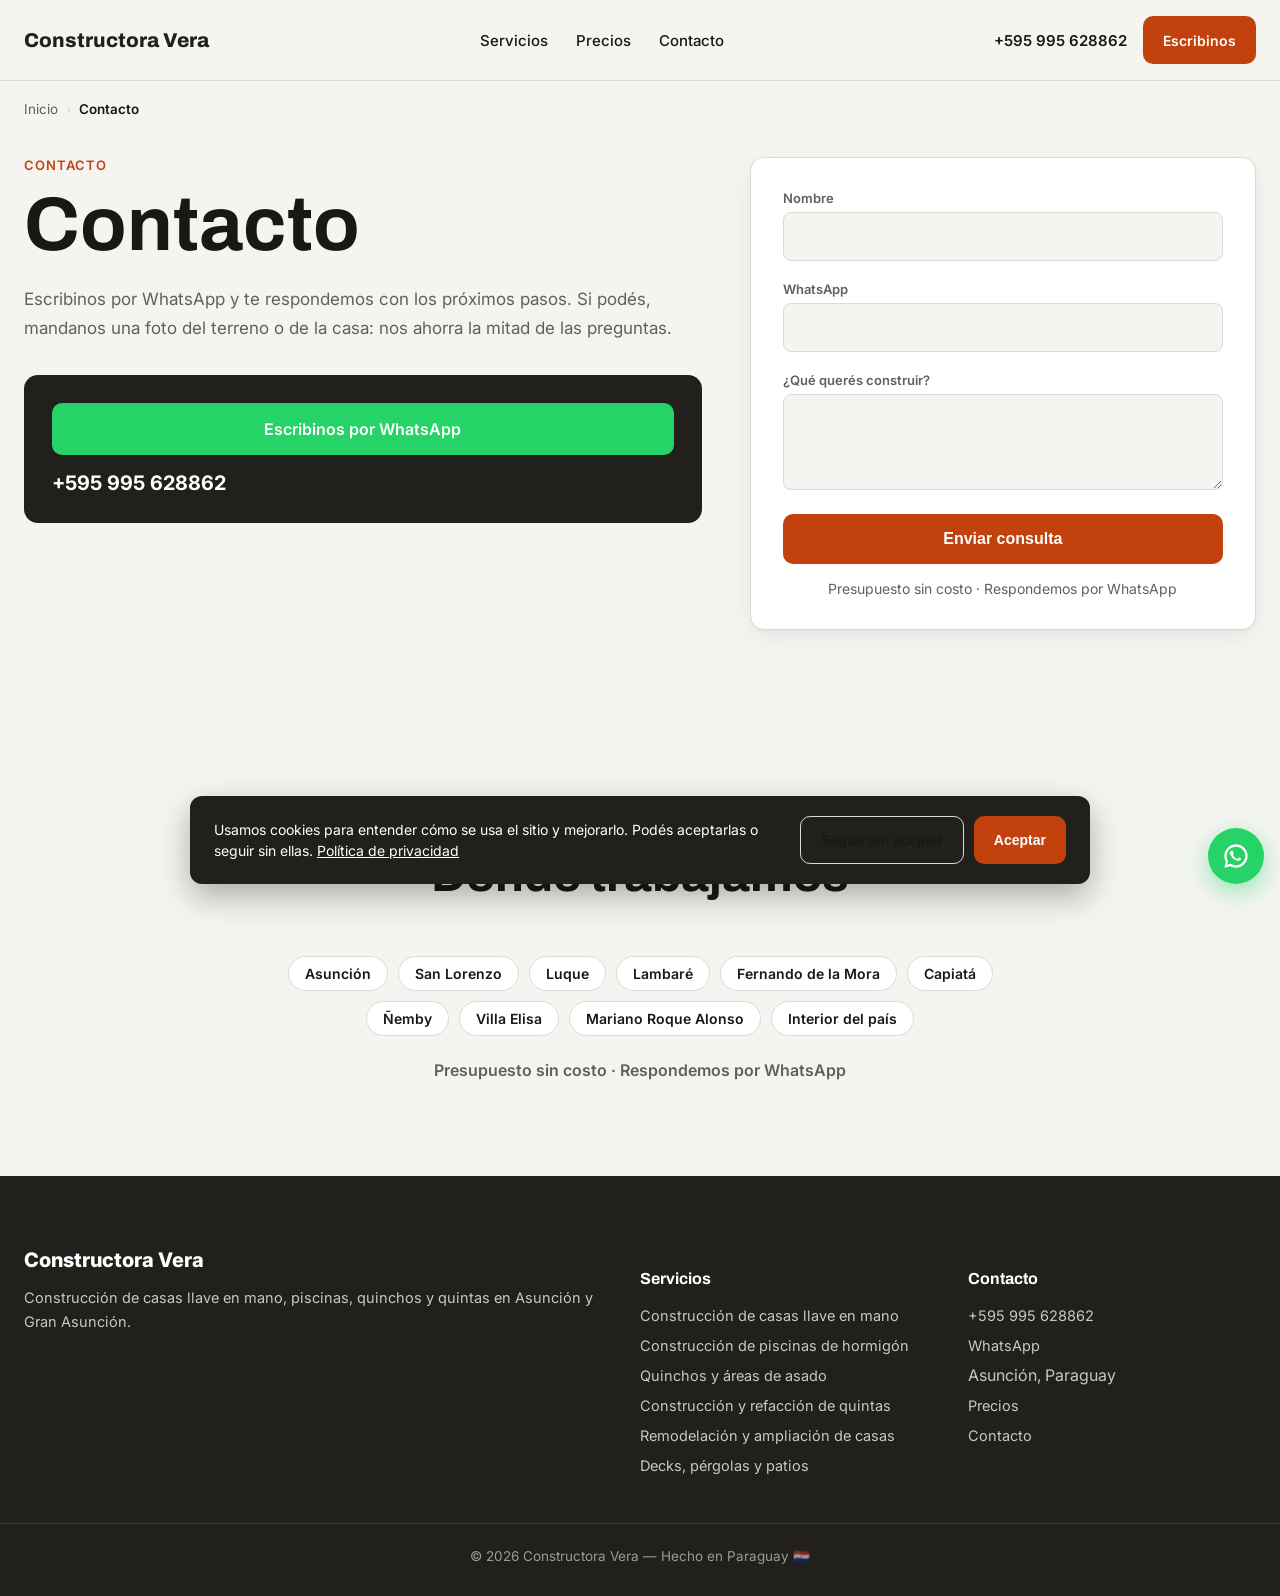
<file: contacto/index.html>
<!doctype html>
<html lang="es-PY">
<head>
<meta charset="UTF-8">
<meta name="viewport" content="width=device-width, initial-scale=1">
<title>Contacto | Constructora Vera</title>
<meta name="description" content="Escribinos por WhatsApp al +595 995 628862. Presupuesto sin costo en Asunción, Gran Asunción e interior del país.">
<meta name="robots" content="noindex,nofollow">
<link rel="canonical" href="https://cornflowerblue-frog-810812.hostingersite.com/contacto/">
<meta property="og:title" content="Contacto | Constructora Vera">
<meta property="og:description" content="Escribinos por WhatsApp al +595 995 628862. Presupuesto sin costo en Asunción, Gran Asunción e interior del país.">
<meta property="og:type" content="website">
<meta property="og:locale" content="es_PY">
<meta property="og:site_name" content="Constructora Vera">
<link rel="icon" href="data:image/svg+xml,<svg xmlns=%22http://www.w3.org/2000/svg%22 viewBox=%220 0 100 100%22><rect width=%22100%22 height=%22100%22 rx=%2216%22 fill=%22%23C2410C%22/><text x=%2250%22 y=%2274%22 font-family=%22Archivo,sans-serif%22 font-size=%2264%22 font-weight=%22700%22 fill=%22%23ffffff%22 text-anchor=%22middle%22>V</text></svg>">
<link rel="preconnect" href="https://fonts.googleapis.com">
<link rel="preconnect" href="https://fonts.gstatic.com" crossorigin>
<link href="https://fonts.googleapis.com/css2?family=Archivo:wght@700;800&family=Inter:wght@400;500;600&display=swap" rel="stylesheet">
<link rel="stylesheet" href="/assets/css/site.css">
</head>
<body>

<header class="site">
  <div class="container header-inner">
    <a href="/" class="logo">Constructora Vera</a>
    <nav class="main-nav">
      <div class="nav-drop">
        <a href="/#servicios">Servicios</a>
        <div class="nav-drop-menu">
          <a href="/servicios/casas-llave-en-mano/">Casas llave en mano</a>
          <a href="/servicios/piscinas/">Piscinas de hormigón</a>
          <a href="/servicios/quinchos/">Quinchos y áreas de asado</a>
          <a href="/servicios/quintas/">Quintas</a>
          <a href="/servicios/remodelaciones/">Remodelaciones</a>
          <a href="/servicios/decks-y-pergolas/">Decks y pérgolas</a>
        </div>
      </div>
      <a href="/precios/">Precios</a>
      <a href="/contacto/">Contacto</a>
    </nav>
    <div class="header-actions">
      <a class="phone-text" href="tel:+595995628862">+595 995 628862</a>
      <a class="btn btn-accent" href="https://wa.me/595995628862?text=Hola%2C%20vi%20su%20p%C3%A1gina%20y%20quiero%20un%20presupuesto%20para%20construir%20una%20casa" target="_blank" rel="noopener">Escribinos</a>
      <button class="mobile-nav-toggle" aria-label="Abrir menú" aria-expanded="false">
        <svg width="24" height="24" viewBox="0 0 24 24" fill="none" stroke="currentColor" stroke-width="2"><path d="M4 7h16M4 12h16M4 17h16"/></svg>
      </button>
    </div>
  </div>
  <div class="mobile-nav">
    <div class="container">
      <a href="/#servicios">Servicios</a>
      <div class="mobile-sub">
        <a href="/servicios/casas-llave-en-mano/">Casas llave en mano</a>
        <a href="/servicios/piscinas/">Piscinas de hormigón</a>
        <a href="/servicios/quinchos/">Quinchos y áreas de asado</a>
        <a href="/servicios/quintas/">Quintas</a>
        <a href="/servicios/remodelaciones/">Remodelaciones</a>
        <a href="/servicios/decks-y-pergolas/">Decks y pérgolas</a>
      </div>
      <a href="/precios/">Precios</a>
      <a href="/contacto/">Contacto</a>
    </div>
  </div>
</header>

<main>
<div class="breadcrumbs">
  <div class="container">
    <a href="/">Inicio</a><span class="sep">›</span><span class="current">Contacto</span>
  </div>
</div>

<section class="contacto" id="contacto" style="padding-top:40px;">
  <div class="container">
    <div class="info fade-up">
      <span class="eyebrow">CONTACTO</span>
      <h1>Contacto</h1>
      <p class="body">Escribinos por WhatsApp y te respondemos con los próximos pasos. Si podés, mandanos una foto del terreno o de la casa: nos ahorra la mitad de las preguntas.</p>
      <div class="wa-block">
        <a class="btn btn-wa" href="https://wa.me/595995628862?text=Hola%2C%20vi%20su%20p%C3%A1gina%20y%20quiero%20consultar" target="_blank" rel="noopener">Escribinos por WhatsApp</a>
        <span class="num">+595 995 628862</span>
      </div>
    </div>
    <div class="form-card fade-up">
      <div id="form-ok" class="form-alert form-alert-ok" hidden>
        Gracias, recibimos tu consulta. Te respondemos a la brevedad. Si es urgente, escribinos por WhatsApp.
      </div>
      <div id="form-error" class="form-alert form-alert-error" hidden>
        No pudimos enviar tu consulta. Escribinos por WhatsApp y la vemos al instante.
      </div>
      <form action="/enviar.php" method="post">
        <label for="nombre">Nombre</label>
        <input type="text" id="nombre" name="nombre" required>
        <label for="whatsapp">WhatsApp</label>
        <input type="tel" id="whatsapp" name="whatsapp" required>
        <label for="mensaje">¿Qué querés construir?</label>
        <textarea id="mensaje" name="mensaje" required></textarea>
        <div class="hp" aria-hidden="true">
          <label for="empresa">Empresa</label>
          <input type="text" id="empresa" name="empresa" tabindex="-1" autocomplete="off">
        </div>
        <button type="submit" class="btn btn-accent">Enviar consulta</button>
      </form>
      <p class="form-note">Presupuesto sin costo · Respondemos por WhatsApp</p>
    </div>
  </div>
</section>

<section class="faq">
  <div class="container">
    <div class="head fade-up">
      <span class="eyebrow">ZONAS</span>
      <h2>Dónde trabajamos</h2>
    </div>
    <div class="chips fade-up" style="justify-content:center; margin-top:24px;">
      <span class="chip">Asunción</span>
      <span class="chip">San Lorenzo</span>
      <span class="chip">Luque</span>
      <span class="chip">Lambaré</span>
      <span class="chip">Fernando de la Mora</span>
      <span class="chip">Capiatá</span>
      <span class="chip">Ñemby</span>
      <span class="chip">Villa Elisa</span>
      <span class="chip">Mariano Roque Alonso</span>
      <span class="chip">Interior del país</span>
    </div>
    <p class="fade-up" style="text-align:center; margin-top:24px; color:var(--muted); font-weight:600;">Presupuesto sin costo · Respondemos por WhatsApp</p>
  </div>
</section>
</main>

<footer class="site">
  <div class="container footer-grid">
    <div>
      <span class="brand">Constructora Vera</span>
      <p>Construcción de casas llave en mano, piscinas, quinchos y quintas en Asunción y Gran Asunción.</p>
    </div>
    <div>
      <h4>Servicios</h4>
      <ul>
        <li><a href="/servicios/casas-llave-en-mano/">Construcción de casas llave en mano</a></li>
        <li><a href="/servicios/piscinas/">Construcción de piscinas de hormigón</a></li>
        <li><a href="/servicios/quinchos/">Quinchos y áreas de asado</a></li>
        <li><a href="/servicios/quintas/">Construcción y refacción de quintas</a></li>
        <li><a href="/servicios/remodelaciones/">Remodelación y ampliación de casas</a></li>
        <li><a href="/servicios/decks-y-pergolas/">Decks, pérgolas y patios</a></li>
      </ul>
    </div>
    <div>
      <h4>Contacto</h4>
      <ul>
        <li><a href="tel:+595995628862">+595 995 628862</a></li>
        <li><a href="https://wa.me/595995628862" target="_blank" rel="noopener">WhatsApp</a></li>
        <li>Asunción, Paraguay</li>
        <li><a href="/precios/">Precios</a></li>
        <li><a href="/contacto/">Contacto</a></li>
      </ul>
    </div>
  </div>
  <div class="footer-bottom">© 2026 Constructora Vera — Hecho en Paraguay 🇵🇾</div>
</footer>

<a class="fab-wa" href="https://wa.me/595995628862?text=Hola%2C%20vi%20su%20p%C3%A1gina%20y%20quiero%20consultar" target="_blank" rel="noopener" aria-label="Escribinos por WhatsApp">
  <svg width="28" height="28" viewBox="0 0 24 24" fill="currentColor"><path d="M12 2C6.5 2 2 6.5 2 12c0 1.8.5 3.5 1.3 5L2 22l5.2-1.3c1.5.8 3.1 1.3 4.8 1.3 5.5 0 10-4.5 10-10S17.5 2 12 2Zm0 18c-1.5 0-3-.4-4.2-1.1l-.3-.2-3.1.8.8-3-.2-.3C4.4 15 4 13.5 4 12c0-4.4 3.6-8 8-8s8 3.6 8 8-3.6 8-8 8Zm4.4-5.9c-.2-.1-1.4-.7-1.7-.8-.2-.1-.4-.1-.6.1-.2.2-.6.8-.8 1-.1.2-.3.2-.5.1-.2-.1-1-.4-2-1.2-.7-.7-1.2-1.5-1.4-1.7-.1-.2 0-.4.1-.5.1-.1.2-.3.4-.4.1-.1.2-.2.2-.4.1-.2 0-.3 0-.4-.1-.1-.6-1.5-.8-2-.2-.5-.4-.4-.6-.4h-.5c-.2 0-.4.1-.6.3-.2.2-.8.8-.8 1.9s.8 2.2 1 2.4c.1.2 1.6 2.5 4 3.5.6.2 1 .4 1.3.5.6.2 1.1.1 1.5-.1.5-.2 1.4-.6 1.6-1.1.2-.5.2-1 .1-1.1-.1-.1-.2-.2-.4-.3Z"/></svg>
</a>

<div class="mobile-bar">
  <a class="btn btn-wa" href="https://wa.me/595995628862?text=Hola%2C%20vi%20su%20p%C3%A1gina%20y%20quiero%20consultar" target="_blank" rel="noopener">WhatsApp</a>
  <a class="btn btn-outline" href="tel:+595995628862">Llamar</a>
</div>

<div class="consent" id="consent">
  <p>Usamos cookies para entender cómo se usa el sitio y mejorarlo. Podés aceptarlas o seguir sin ellas. <a href="#" style="color:#fff;text-decoration:underline;">Política de privacidad</a><!-- CONECTAR: política de privacidad --></p>
  <div style="display:flex; gap:10px;">
    <button class="btn btn-outline" id="consent-reject">Seguir sin aceptar</button>
    <button class="btn btn-accent" id="consent-accept">Aceptar</button>
  </div>
</div>

<script type="application/ld+json">
{
  "@context": "https://schema.org",
  "@type": "GeneralContractor",
  "name": "Constructora Vera",
  "telephone": "+595995628862",
  "areaServed": ["Asunción", "San Lorenzo", "Luque", "Lambaré", "Fernando de la Mora", "Capiatá", "Paraguay"],
  "address": {
    "@type": "PostalAddress",
    "addressLocality": "Asunción",
    "addressRegion": "Capital",
    "addressCountry": "PY"
  }
}
</script>
<script type="application/ld+json">
{
  "@context": "https://schema.org",
  "@type": "BreadcrumbList",
  "itemListElement": [
    {"@type":"ListItem","position":1,"name":"Inicio","item":"https://cornflowerblue-frog-810812.hostingersite.com/"},
    {"@type":"ListItem","position":2,"name":"Contacto","item":"https://cornflowerblue-frog-810812.hostingersite.com/contacto/"}
  ]
}
</script>

<script src="/assets/js/site.js"></script>

</body>
</html>
</file>
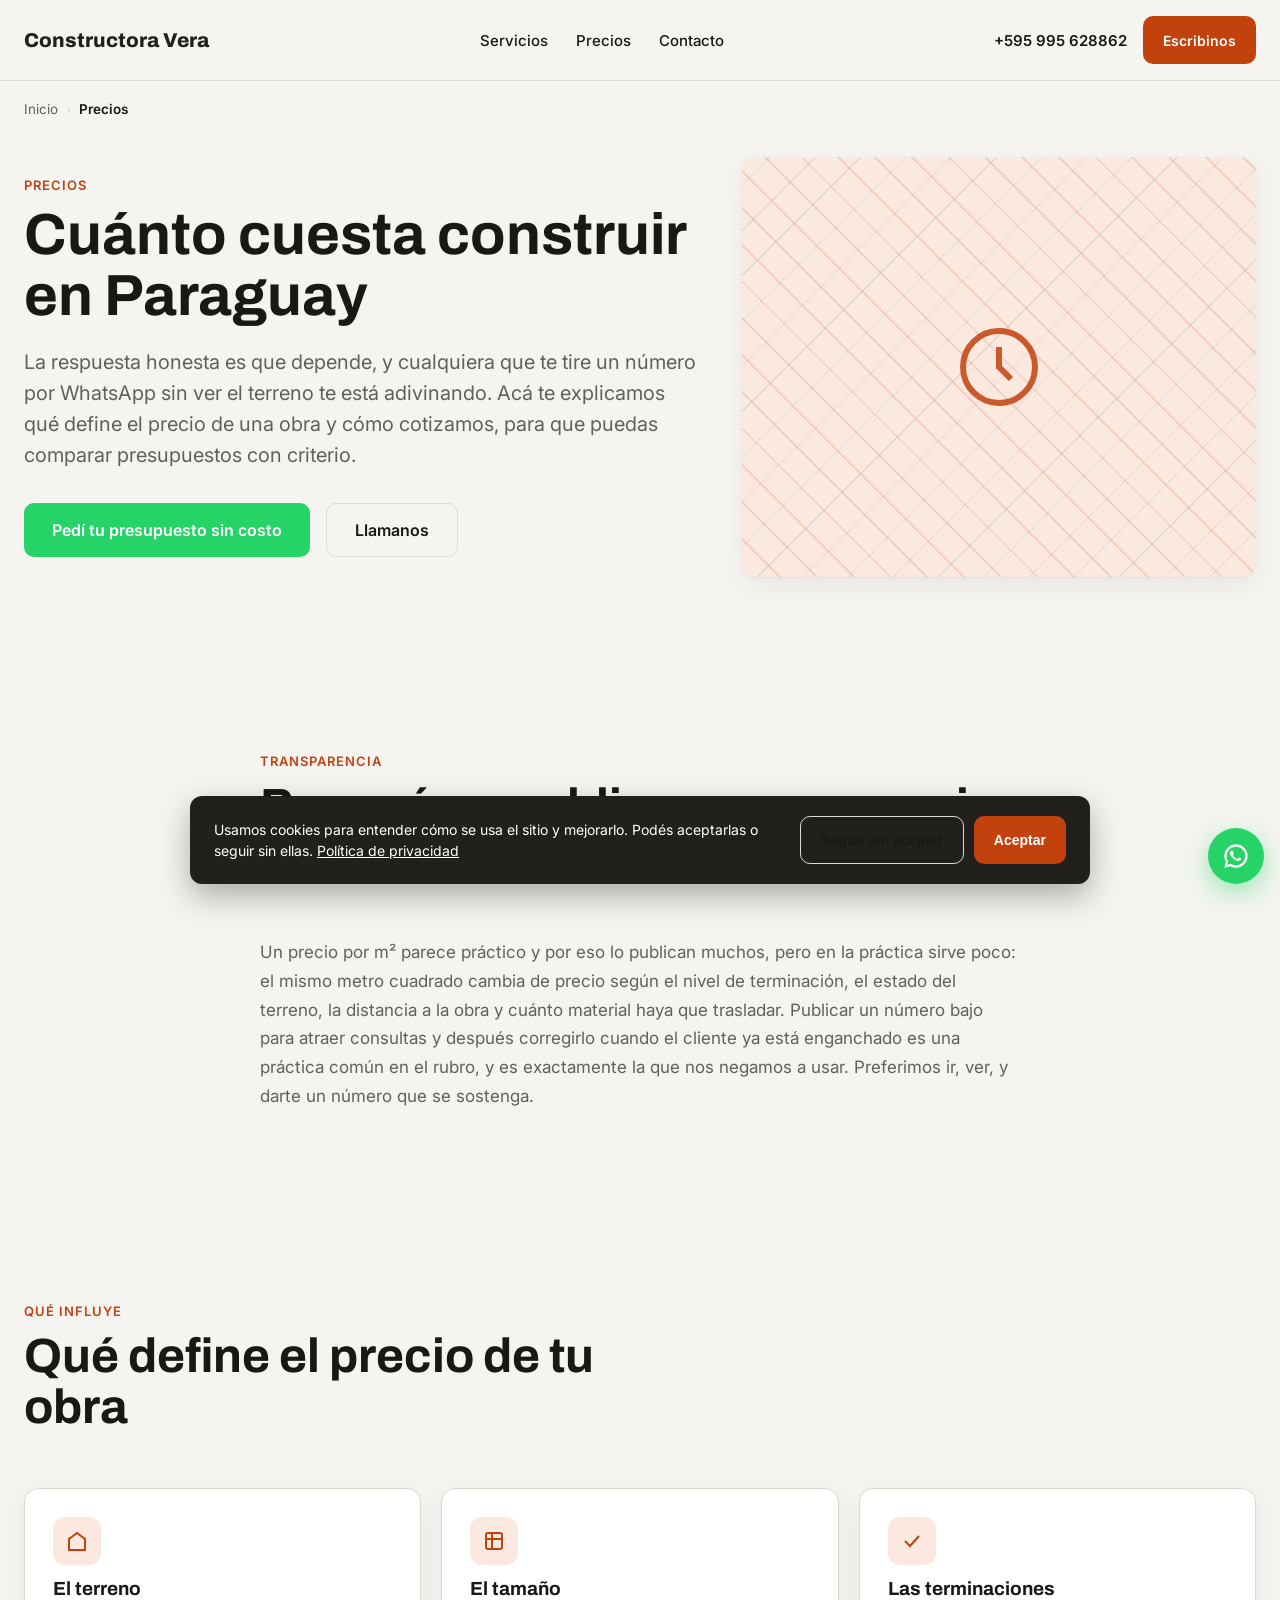
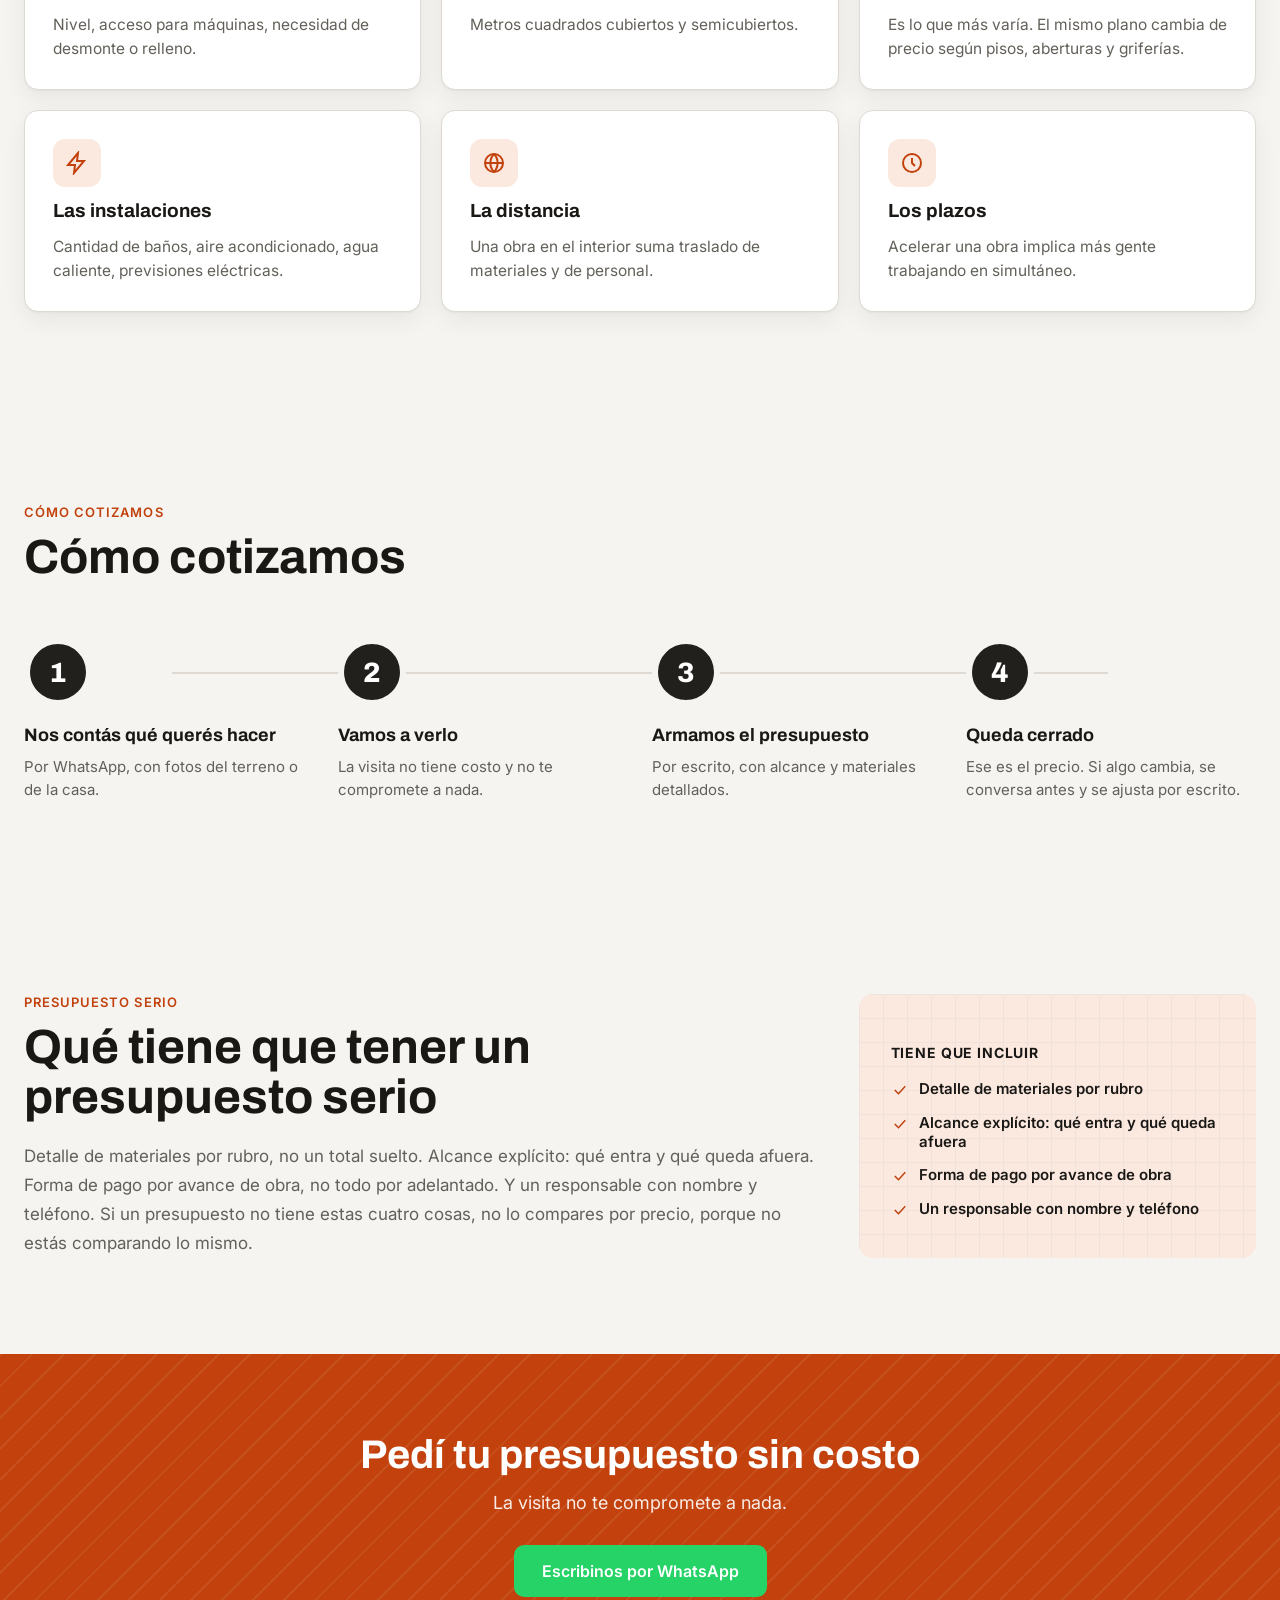
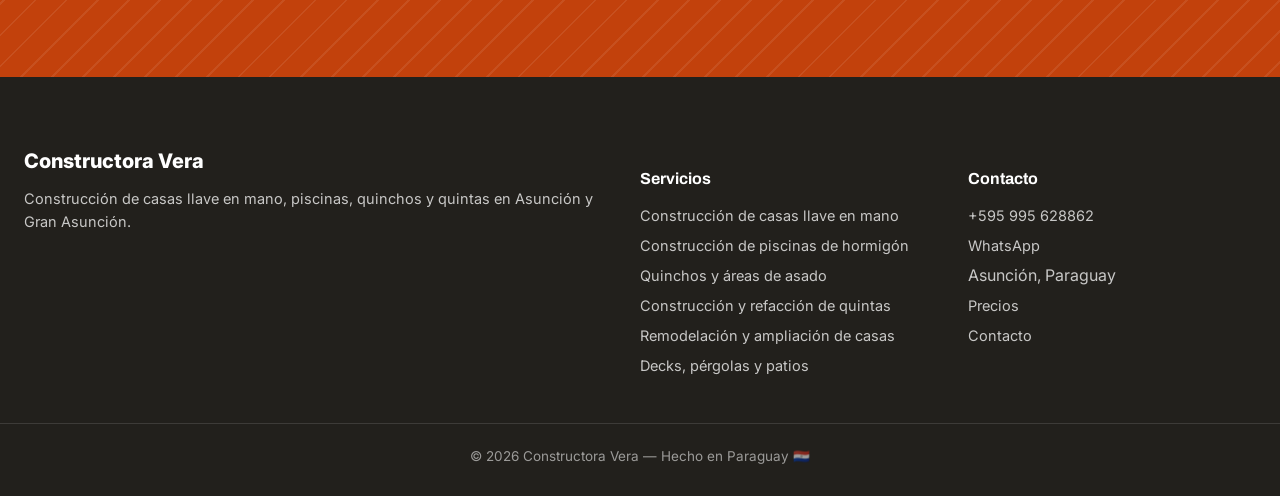
<file: precios/index.html>
<!doctype html>
<html lang="es-PY">
<head>
<meta charset="UTF-8">
<meta name="viewport" content="width=device-width, initial-scale=1">
<title>Cuánto cuesta construir en Paraguay | Constructora Vera</title>
<meta name="description" content="Cómo cotizamos una obra en Paraguay: qué define el precio, qué incluye un presupuesto cerrado y por qué no publicamos precio por m2.">
<meta name="robots" content="noindex,nofollow">
<link rel="canonical" href="https://cornflowerblue-frog-810812.hostingersite.com/precios/">
<meta property="og:title" content="Cuánto cuesta construir en Paraguay | Constructora Vera">
<meta property="og:description" content="Cómo cotizamos una obra en Paraguay: qué define el precio, qué incluye un presupuesto cerrado y por qué no publicamos precio por m2.">
<meta property="og:type" content="website">
<meta property="og:locale" content="es_PY">
<meta property="og:site_name" content="Constructora Vera">
<link rel="icon" href="data:image/svg+xml,<svg xmlns=%22http://www.w3.org/2000/svg%22 viewBox=%220 0 100 100%22><rect width=%22100%22 height=%22100%22 rx=%2216%22 fill=%22%23C2410C%22/><text x=%2250%22 y=%2274%22 font-family=%22Archivo,sans-serif%22 font-size=%2264%22 font-weight=%22700%22 fill=%22%23ffffff%22 text-anchor=%22middle%22>V</text></svg>">
<link rel="preconnect" href="https://fonts.googleapis.com">
<link rel="preconnect" href="https://fonts.gstatic.com" crossorigin>
<link href="https://fonts.googleapis.com/css2?family=Archivo:wght@700;800&family=Inter:wght@400;500;600&display=swap" rel="stylesheet">
<link rel="stylesheet" href="/assets/css/site.css">
<style>
  .prose{max-width:760px;}
  .prose p{color:var(--muted); font-size:17px; line-height:1.7; margin-top:20px;}
</style>
</head>
<body>

<header class="site">
  <div class="container header-inner">
    <a href="/" class="logo">Constructora Vera</a>
    <nav class="main-nav">
      <div class="nav-drop">
        <a href="/#servicios">Servicios</a>
        <div class="nav-drop-menu">
          <a href="/servicios/casas-llave-en-mano/">Casas llave en mano</a>
          <a href="/servicios/piscinas/">Piscinas de hormigón</a>
          <a href="/servicios/quinchos/">Quinchos y áreas de asado</a>
          <a href="/servicios/quintas/">Quintas</a>
          <a href="/servicios/remodelaciones/">Remodelaciones</a>
          <a href="/servicios/decks-y-pergolas/">Decks y pérgolas</a>
        </div>
      </div>
      <a href="/precios/">Precios</a>
      <a href="/contacto/">Contacto</a>
    </nav>
    <div class="header-actions">
      <a class="phone-text" href="tel:+595995628862">+595 995 628862</a>
      <a class="btn btn-accent" href="https://wa.me/595995628862?text=Hola%2C%20vi%20su%20p%C3%A1gina%20y%20quiero%20un%20presupuesto%20para%20construir%20una%20casa" target="_blank" rel="noopener">Escribinos</a>
      <button class="mobile-nav-toggle" aria-label="Abrir menú" aria-expanded="false">
        <svg width="24" height="24" viewBox="0 0 24 24" fill="none" stroke="currentColor" stroke-width="2"><path d="M4 7h16M4 12h16M4 17h16"/></svg>
      </button>
    </div>
  </div>
  <div class="mobile-nav">
    <div class="container">
      <a href="/#servicios">Servicios</a>
      <div class="mobile-sub">
        <a href="/servicios/casas-llave-en-mano/">Casas llave en mano</a>
        <a href="/servicios/piscinas/">Piscinas de hormigón</a>
        <a href="/servicios/quinchos/">Quinchos y áreas de asado</a>
        <a href="/servicios/quintas/">Quintas</a>
        <a href="/servicios/remodelaciones/">Remodelaciones</a>
        <a href="/servicios/decks-y-pergolas/">Decks y pérgolas</a>
      </div>
      <a href="/precios/">Precios</a>
      <a href="/contacto/">Contacto</a>
    </div>
  </div>
</header>

<main>
<div class="breadcrumbs">
  <div class="container">
    <a href="/">Inicio</a><span class="sep">›</span><span class="current">Precios</span>
  </div>
</div>

<section class="hero-split">
  <div class="container">
    <div class="hero-content fade-up">
      <span class="eyebrow">PRECIOS</span>
      <h1>Cuánto cuesta construir en Paraguay</h1>
      <p class="ingress" style="margin-top:20px;">La respuesta honesta es que depende, y cualquiera que te tire un número por WhatsApp sin ver el terreno te está adivinando. Acá te explicamos qué define el precio de una obra y cómo cotizamos, para que puedas comparar presupuestos con criterio.</p>
      <div class="hero-ctas">
        <a class="btn btn-wa" href="https://wa.me/595995628862?text=Hola%2C%20quiero%20consultar%20por%20un%20presupuesto" target="_blank" rel="noopener">Pedí tu presupuesto sin costo</a>
        <a class="btn btn-outline" href="tel:+595995628862">Llamanos</a>
      </div>
    </div>
    <div class="motif-panel fade-up"><svg width="24" height="24" viewBox="0 0 24 24" fill="none" stroke="currentColor" stroke-width="1.5"><circle cx="12" cy="12" r="9"/><path d="M12 7v5l3 3"/></svg></div>
  </div>
</section>

<section>
  <div class="container prose">
    <div class="head fade-up" style="max-width:100%;">
      <span class="eyebrow">TRANSPARENCIA</span>
      <h2>Por qué no publicamos un precio por metro cuadrado</h2>
    </div>
    <p class="fade-up">Un precio por m² parece práctico y por eso lo publican muchos, pero en la práctica sirve poco: el mismo metro cuadrado cambia de precio según el nivel de terminación, el estado del terreno, la distancia a la obra y cuánto material haya que trasladar. Publicar un número bajo para atraer consultas y después corregirlo cuando el cliente ya está enganchado es una práctica común en el rubro, y es exactamente la que nos negamos a usar. Preferimos ir, ver, y darte un número que se sostenga.</p>
  </div>
</section>

<section class="incluye">
  <div class="container">
    <div class="head fade-up">
      <span class="eyebrow">QUÉ INFLUYE</span>
      <h2>Qué define el precio de tu obra</h2>
    </div>
    <div class="bento-even">
        <div class="card fade-up">
          <div class="icon-box"><svg width="24" height="24" viewBox="0 0 24 24" fill="none" stroke="currentColor" stroke-width="2"><path d="M3 21h18M4 21V10l8-6 8 6v11"/></svg></div>
          <h3>El terreno</h3>
          <p>Nivel, acceso para máquinas, necesidad de desmonte o relleno.</p>
        </div>
        <div class="card fade-up">
          <div class="icon-box"><svg width="24" height="24" viewBox="0 0 24 24" fill="none" stroke="currentColor" stroke-width="2"><rect x="4" y="4" width="16" height="16" rx="2"/><path d="M4 10h16M10 4v16"/></svg></div>
          <h3>El tamaño</h3>
          <p>Metros cuadrados cubiertos y semicubiertos.</p>
        </div>
        <div class="card fade-up">
          <div class="icon-box"><svg width="24" height="24" viewBox="0 0 24 24" fill="none" stroke="currentColor" stroke-width="2"><path d="M5 12l5 5L19 7"/></svg></div>
          <h3>Las terminaciones</h3>
          <p>Es lo que más varía. El mismo plano cambia de precio según pisos, aberturas y griferías.</p>
        </div>
        <div class="card fade-up">
          <div class="icon-box"><svg width="24" height="24" viewBox="0 0 24 24" fill="none" stroke="currentColor" stroke-width="2"><path d="M13 2 3 14h7l-1 8 10-12h-7l1-8Z"/></svg></div>
          <h3>Las instalaciones</h3>
          <p>Cantidad de baños, aire acondicionado, agua caliente, previsiones eléctricas.</p>
        </div>
        <div class="card fade-up">
          <div class="icon-box"><svg width="24" height="24" viewBox="0 0 24 24" fill="none" stroke="currentColor" stroke-width="2"><path d="M3 12a9 9 0 1 0 18 0 9 9 0 0 0-18 0Z"/><path d="M3 12h18M12 3a13 13 0 0 1 0 18M12 3a13 13 0 0 0 0 18"/></svg></div>
          <h3>La distancia</h3>
          <p>Una obra en el interior suma traslado de materiales y de personal.</p>
        </div>
        <div class="card fade-up">
          <div class="icon-box"><svg width="24" height="24" viewBox="0 0 24 24" fill="none" stroke="currentColor" stroke-width="2"><circle cx="12" cy="12" r="9"/><path d="M12 7v5l3 3"/></svg></div>
          <h3>Los plazos</h3>
          <p>Acelerar una obra implica más gente trabajando en simultáneo.</p>
        </div>
    </div>
  </div>
</section>

<section id="como-cotizamos">
  <div class="container">
    <div class="head fade-up" style="max-width:640px;">
      <span class="eyebrow">CÓMO COTIZAMOS</span>
      <h2>Cómo cotizamos</h2>
    </div>
    <div class="stepper">
        <div class="step fade-up">
          <div class="num">1</div>
          <h3>Nos contás qué querés hacer</h3>
          <p>Por WhatsApp, con fotos del terreno o de la casa.</p>
        </div>
        <div class="step fade-up">
          <div class="num">2</div>
          <h3>Vamos a verlo</h3>
          <p>La visita no tiene costo y no te compromete a nada.</p>
        </div>
        <div class="step fade-up">
          <div class="num">3</div>
          <h3>Armamos el presupuesto</h3>
          <p>Por escrito, con alcance y materiales detallados.</p>
        </div>
        <div class="step fade-up">
          <div class="num">4</div>
          <h3>Queda cerrado</h3>
          <p>Ese es el precio. Si algo cambia, se conversa antes y se ajusta por escrito.</p>
        </div>
    </div>
  </div>
</section>

<section class="split-23 full-bleed">
  <div class="container">
    <div class="main fade-up">
      <span class="eyebrow">PRESUPUESTO SERIO</span>
      <h2>Qué tiene que tener un presupuesto serio</h2>
      <p>Detalle de materiales por rubro, no un total suelto. Alcance explícito: qué entra y qué queda afuera. Forma de pago por avance de obra, no todo por adelantado. Y un responsable con nombre y teléfono. Si un presupuesto no tiene estas cuatro cosas, no lo compares por precio, porque no estás comparando lo mismo.</p>
    </div>
    <div class="side fade-up">
      <h4>Tiene que incluir</h4>
      <ul>
          <li><svg width="18" height="18" viewBox="0 0 24 24" fill="none" stroke="currentColor" stroke-width="2"><path d="M5 12l5 5L19 7"/></svg>Detalle de materiales por rubro</li>
          <li><svg width="18" height="18" viewBox="0 0 24 24" fill="none" stroke="currentColor" stroke-width="2"><path d="M5 12l5 5L19 7"/></svg>Alcance explícito: qué entra y qué queda afuera</li>
          <li><svg width="18" height="18" viewBox="0 0 24 24" fill="none" stroke="currentColor" stroke-width="2"><path d="M5 12l5 5L19 7"/></svg>Forma de pago por avance de obra</li>
          <li><svg width="18" height="18" viewBox="0 0 24 24" fill="none" stroke="currentColor" stroke-width="2"><path d="M5 12l5 5L19 7"/></svg>Un responsable con nombre y teléfono</li>
      </ul>
    </div>
  </div>
</section>

<section class="banda-accent full-bleed">
  <div class="container">
    <h2 class="fade-up">Pedí tu presupuesto sin costo</h2>
    <p class="fade-up">La visita no te compromete a nada.</p>
    <a class="btn btn-wa fade-up" href="https://wa.me/595995628862?text=Hola%2C%20quiero%20consultar%20por%20un%20presupuesto" target="_blank" rel="noopener">Escribinos por WhatsApp</a>
  </div>
</section>
</main>

<footer class="site">
  <div class="container footer-grid">
    <div>
      <span class="brand">Constructora Vera</span>
      <p>Construcción de casas llave en mano, piscinas, quinchos y quintas en Asunción y Gran Asunción.</p>
    </div>
    <div>
      <h4>Servicios</h4>
      <ul>
        <li><a href="/servicios/casas-llave-en-mano/">Construcción de casas llave en mano</a></li>
        <li><a href="/servicios/piscinas/">Construcción de piscinas de hormigón</a></li>
        <li><a href="/servicios/quinchos/">Quinchos y áreas de asado</a></li>
        <li><a href="/servicios/quintas/">Construcción y refacción de quintas</a></li>
        <li><a href="/servicios/remodelaciones/">Remodelación y ampliación de casas</a></li>
        <li><a href="/servicios/decks-y-pergolas/">Decks, pérgolas y patios</a></li>
      </ul>
    </div>
    <div>
      <h4>Contacto</h4>
      <ul>
        <li><a href="tel:+595995628862">+595 995 628862</a></li>
        <li><a href="https://wa.me/595995628862" target="_blank" rel="noopener">WhatsApp</a></li>
        <li>Asunción, Paraguay</li>
        <li><a href="/precios/">Precios</a></li>
        <li><a href="/contacto/">Contacto</a></li>
      </ul>
    </div>
  </div>
  <div class="footer-bottom">© 2026 Constructora Vera — Hecho en Paraguay 🇵🇾</div>
</footer>

<a class="fab-wa" href="https://wa.me/595995628862?text=Hola%2C%20quiero%20consultar%20por%20un%20presupuesto" target="_blank" rel="noopener" aria-label="Escribinos por WhatsApp">
  <svg width="28" height="28" viewBox="0 0 24 24" fill="currentColor"><path d="M12 2C6.5 2 2 6.5 2 12c0 1.8.5 3.5 1.3 5L2 22l5.2-1.3c1.5.8 3.1 1.3 4.8 1.3 5.5 0 10-4.5 10-10S17.5 2 12 2Zm0 18c-1.5 0-3-.4-4.2-1.1l-.3-.2-3.1.8.8-3-.2-.3C4.4 15 4 13.5 4 12c0-4.4 3.6-8 8-8s8 3.6 8 8-3.6 8-8 8Zm4.4-5.9c-.2-.1-1.4-.7-1.7-.8-.2-.1-.4-.1-.6.1-.2.2-.6.8-.8 1-.1.2-.3.2-.5.1-.2-.1-1-.4-2-1.2-.7-.7-1.2-1.5-1.4-1.7-.1-.2 0-.4.1-.5.1-.1.2-.3.4-.4.1-.1.2-.2.2-.4.1-.2 0-.3 0-.4-.1-.1-.6-1.5-.8-2-.2-.5-.4-.4-.6-.4h-.5c-.2 0-.4.1-.6.3-.2.2-.8.8-.8 1.9s.8 2.2 1 2.4c.1.2 1.6 2.5 4 3.5.6.2 1 .4 1.3.5.6.2 1.1.1 1.5-.1.5-.2 1.4-.6 1.6-1.1.2-.5.2-1 .1-1.1-.1-.1-.2-.2-.4-.3Z"/></svg>
</a>

<div class="mobile-bar">
  <a class="btn btn-wa" href="https://wa.me/595995628862?text=Hola%2C%20quiero%20consultar%20por%20un%20presupuesto" target="_blank" rel="noopener">WhatsApp</a>
  <a class="btn btn-outline" href="tel:+595995628862">Llamar</a>
</div>

<div class="consent" id="consent">
  <p>Usamos cookies para entender cómo se usa el sitio y mejorarlo. Podés aceptarlas o seguir sin ellas. <a href="#" style="color:#fff;text-decoration:underline;">Política de privacidad</a><!-- CONECTAR: política de privacidad --></p>
  <div style="display:flex; gap:10px;">
    <button class="btn btn-outline" id="consent-reject">Seguir sin aceptar</button>
    <button class="btn btn-accent" id="consent-accept">Aceptar</button>
  </div>
</div>

<script type="application/ld+json">
{
  "@context": "https://schema.org",
  "@type": "GeneralContractor",
  "name": "Constructora Vera",
  "telephone": "+595995628862",
  "areaServed": ["Asunción", "San Lorenzo", "Luque", "Lambaré", "Fernando de la Mora", "Capiatá", "Paraguay"],
  "address": {
    "@type": "PostalAddress",
    "addressLocality": "Asunción",
    "addressRegion": "Capital",
    "addressCountry": "PY"
  }
}
</script>
<script type="application/ld+json">
{
  "@context": "https://schema.org",
  "@type": "BreadcrumbList",
  "itemListElement": [
    {"@type":"ListItem","position":1,"name":"Inicio","item":"https://cornflowerblue-frog-810812.hostingersite.com/"},
    {"@type":"ListItem","position":2,"name":"Precios","item":"https://cornflowerblue-frog-810812.hostingersite.com/precios/"}
  ]
}
</script>

<script src="/assets/js/site.js"></script>

</body>
</html>
</file>
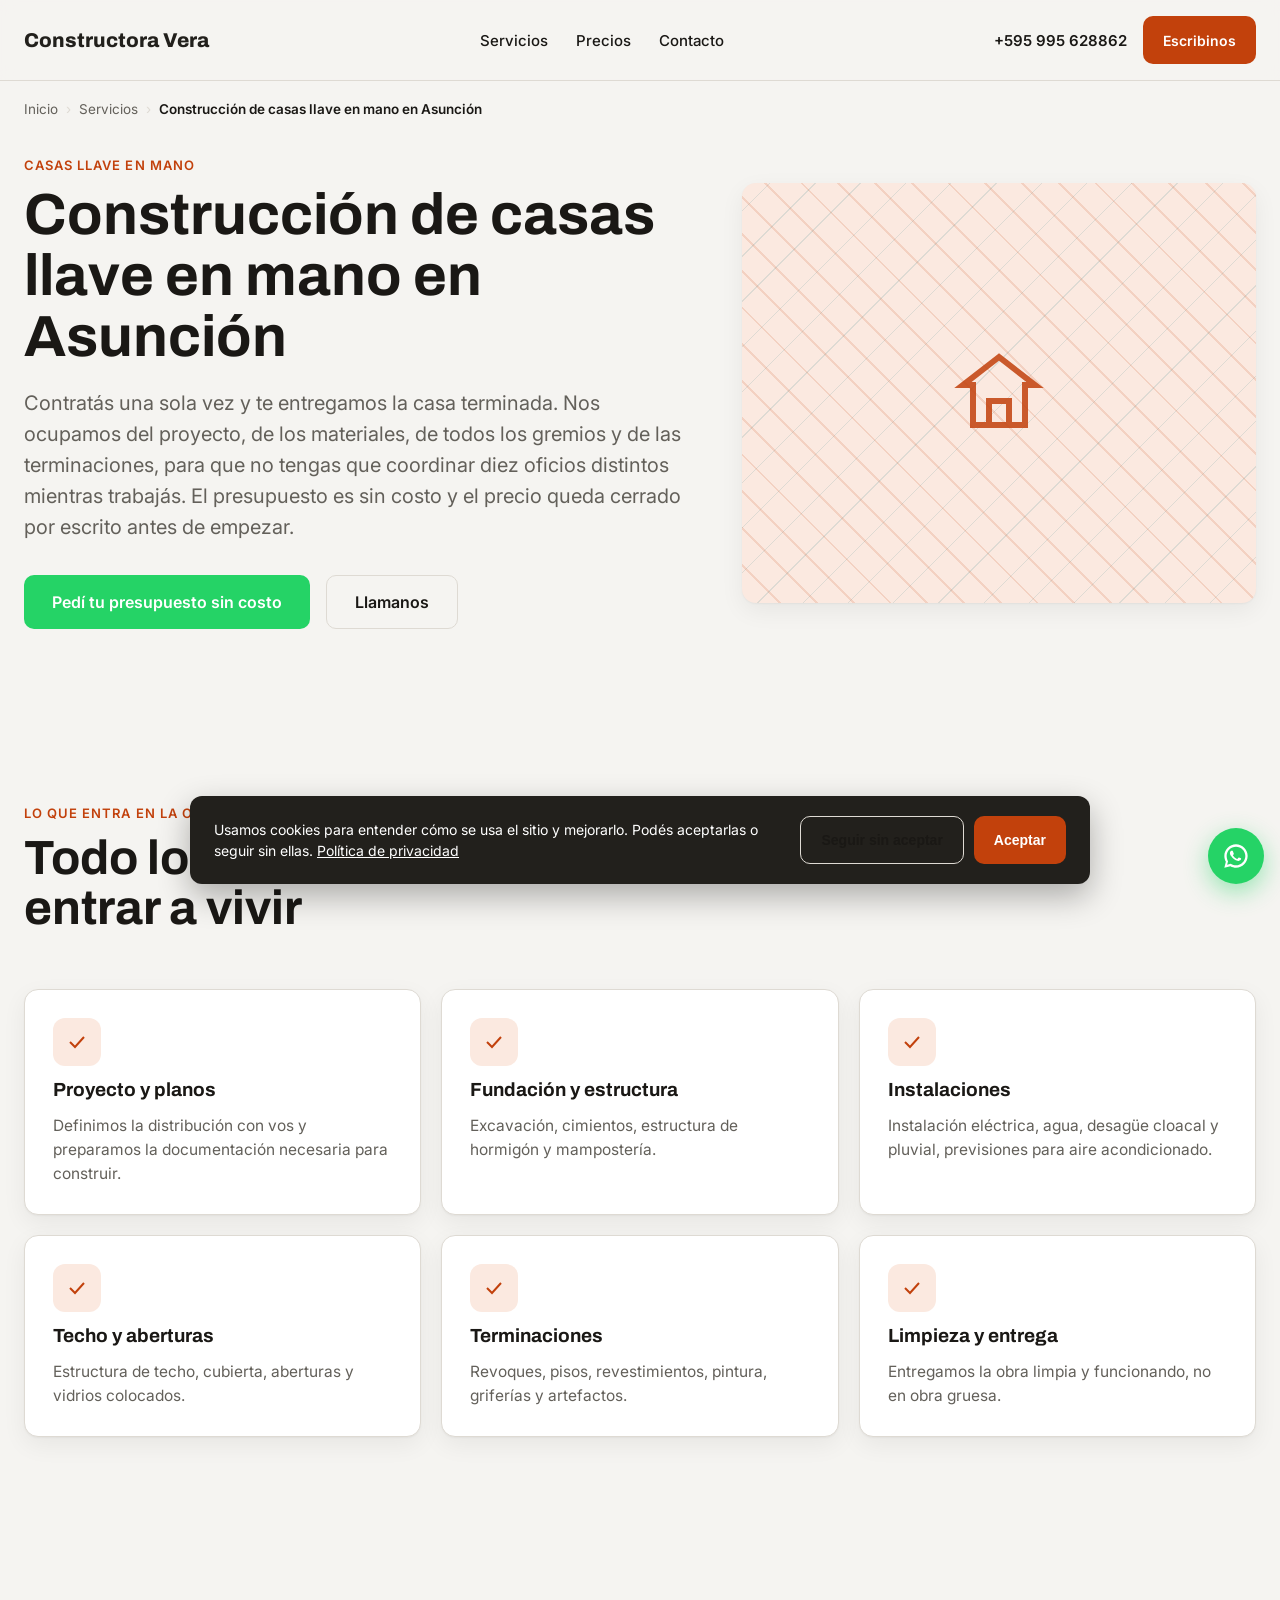
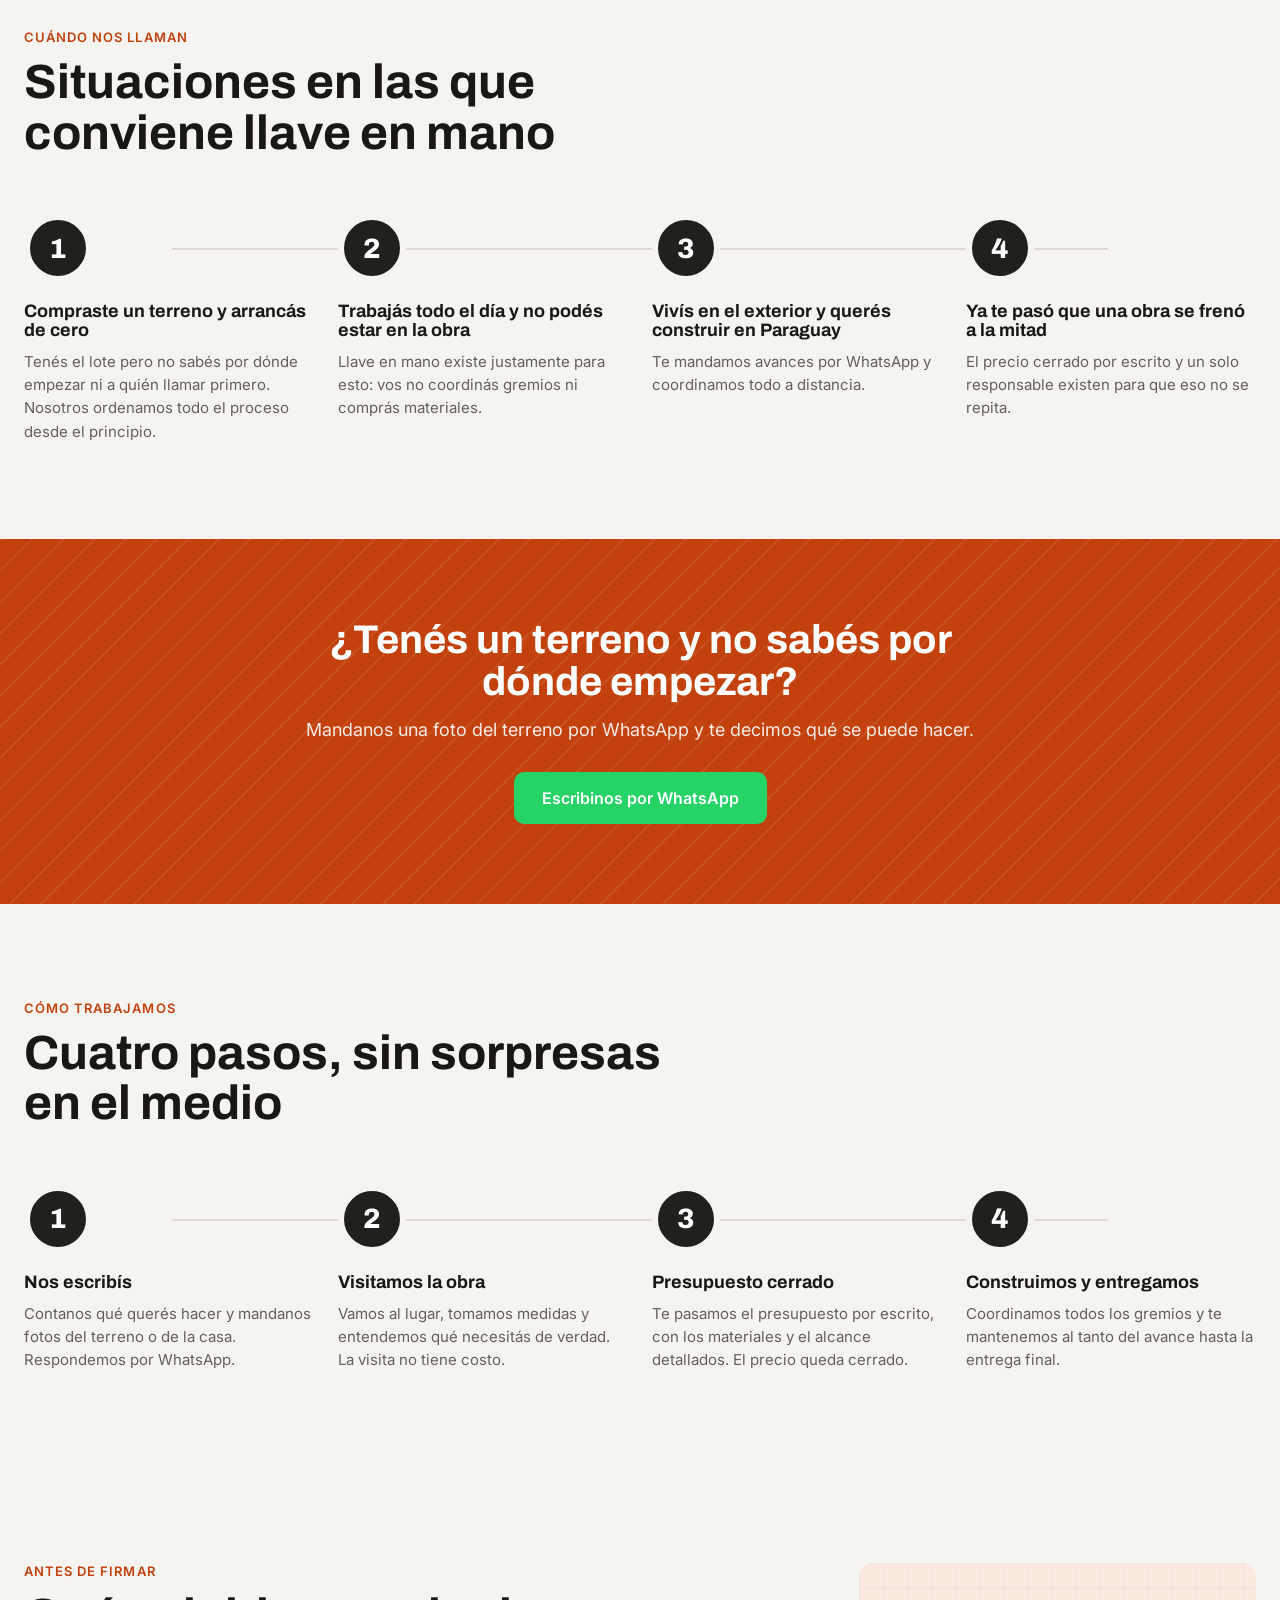
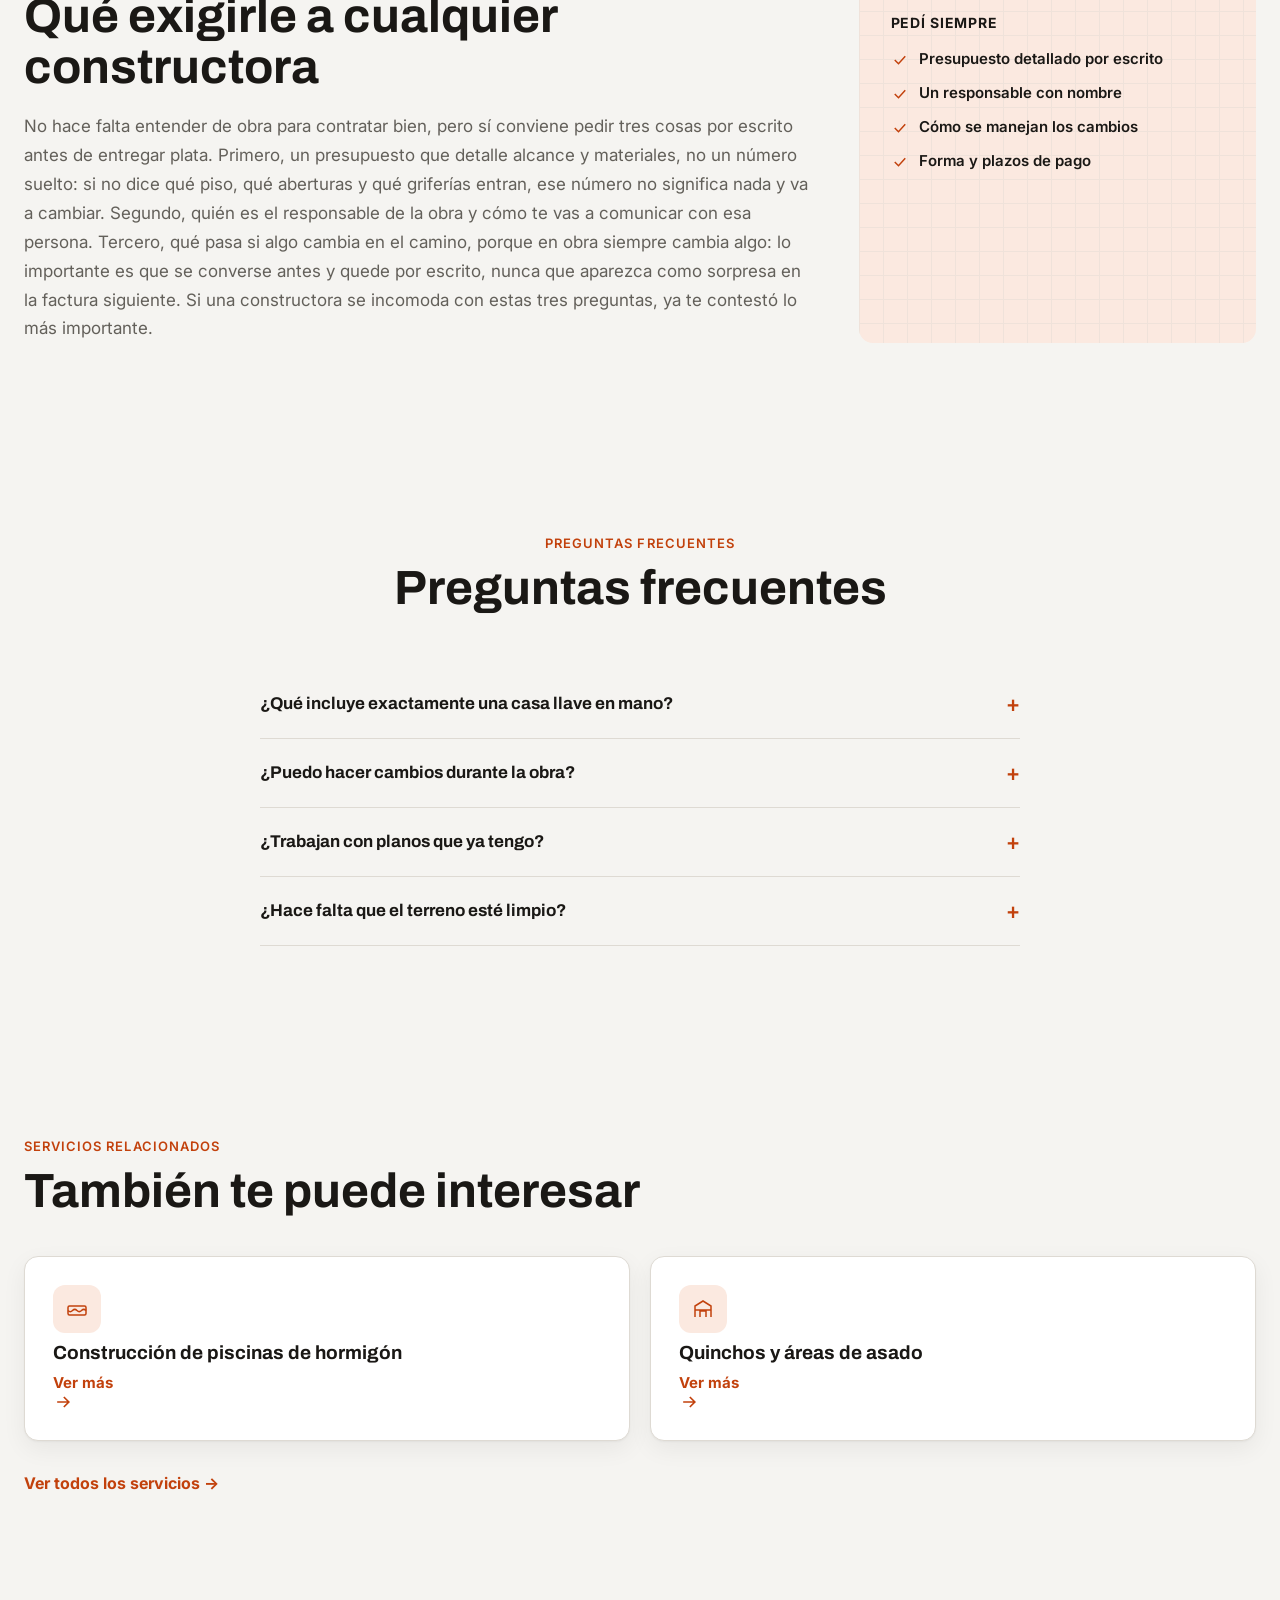
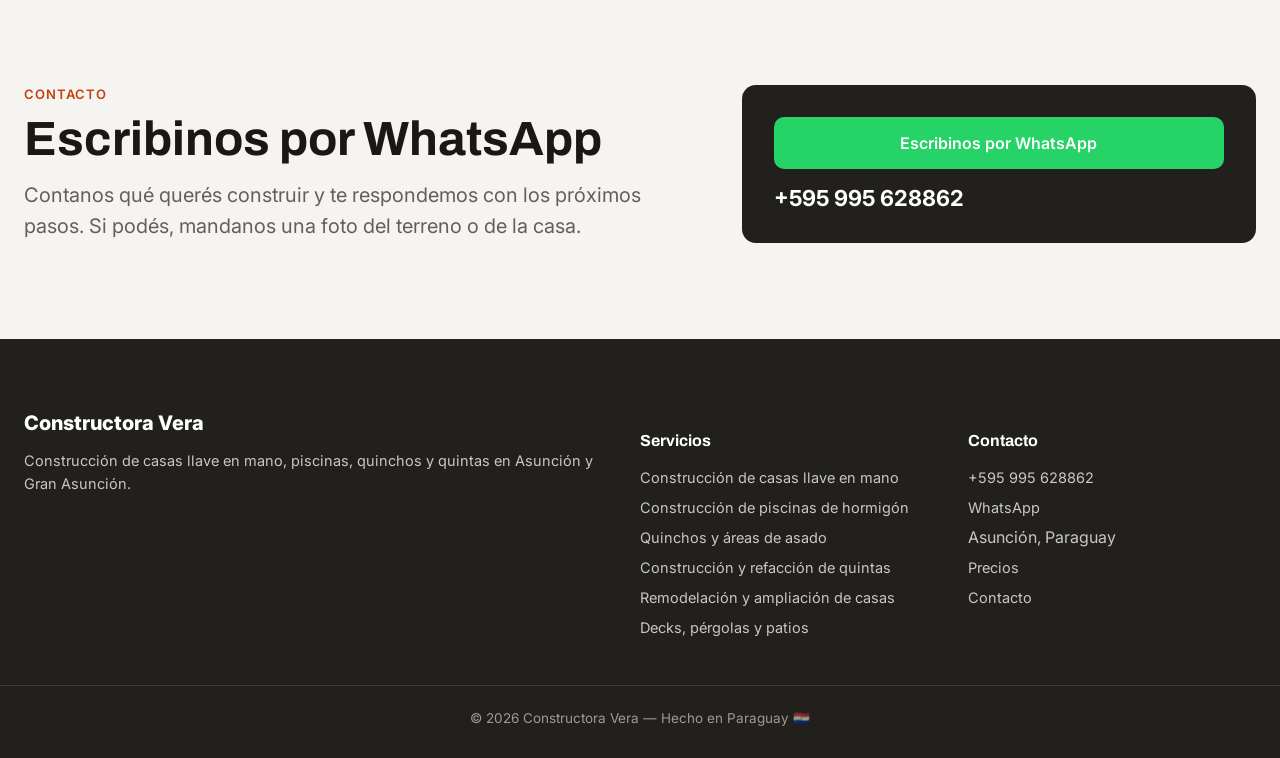
<file: servicios/casas-llave-en-mano/index.html>
<!doctype html>
<html lang="es-PY">
<head>
<meta charset="UTF-8">
<meta name="viewport" content="width=device-width, initial-scale=1">
<title>Casas llave en mano en Asunción | Constructora Vera</title>
<meta name="description" content="Construcción de casas llave en mano en Asunción y Gran Asunción. Proyecto, obra y terminaciones con un solo interlocutor. Presupuesto sin costo.">
<meta name="robots" content="noindex,nofollow">
<link rel="canonical" href="https://cornflowerblue-frog-810812.hostingersite.com/servicios/casas-llave-en-mano/">
<meta property="og:title" content="Casas llave en mano en Asunción | Constructora Vera">
<meta property="og:description" content="Construcción de casas llave en mano en Asunción y Gran Asunción. Proyecto, obra y terminaciones con un solo interlocutor. Presupuesto sin costo.">
<meta property="og:type" content="website">
<meta property="og:locale" content="es_PY">
<meta property="og:site_name" content="Constructora Vera">
<link rel="icon" href="data:image/svg+xml,<svg xmlns=%22http://www.w3.org/2000/svg%22 viewBox=%220 0 100 100%22><rect width=%22100%22 height=%22100%22 rx=%2216%22 fill=%22%23C2410C%22/><text x=%2250%22 y=%2274%22 font-family=%22Archivo,sans-serif%22 font-size=%2264%22 font-weight=%22700%22 fill=%22%23ffffff%22 text-anchor=%22middle%22>V</text></svg>">
<link rel="preconnect" href="https://fonts.googleapis.com">
<link rel="preconnect" href="https://fonts.gstatic.com" crossorigin>
<link href="https://fonts.googleapis.com/css2?family=Archivo:wght@700;800&family=Inter:wght@400;500;600&display=swap" rel="stylesheet">
<link rel="stylesheet" href="/assets/css/site.css">
</head>
<body>

<header class="site">
  <div class="container header-inner">
    <a href="/" class="logo">Constructora Vera</a>
    <nav class="main-nav">
      <div class="nav-drop">
        <a href="/#servicios">Servicios</a>
        <div class="nav-drop-menu">
          <a href="/servicios/casas-llave-en-mano/">Casas llave en mano</a>
          <a href="/servicios/piscinas/">Piscinas de hormigón</a>
          <a href="/servicios/quinchos/">Quinchos y áreas de asado</a>
          <a href="/servicios/quintas/">Quintas</a>
          <a href="/servicios/remodelaciones/">Remodelaciones</a>
          <a href="/servicios/decks-y-pergolas/">Decks y pérgolas</a>
        </div>
      </div>
      <a href="/precios/">Precios</a>
      <a href="/contacto/">Contacto</a>
    </nav>
    <div class="header-actions">
      <a class="phone-text" href="tel:+595995628862">+595 995 628862</a>
      <a class="btn btn-accent" href="https://wa.me/595995628862?text=Hola%2C%20vi%20su%20p%C3%A1gina%20y%20quiero%20un%20presupuesto%20para%20construir%20una%20casa" target="_blank" rel="noopener">Escribinos</a>
      <button class="mobile-nav-toggle" aria-label="Abrir menú" aria-expanded="false">
        <svg width="24" height="24" viewBox="0 0 24 24" fill="none" stroke="currentColor" stroke-width="2"><path d="M4 7h16M4 12h16M4 17h16"/></svg>
      </button>
    </div>
  </div>
  <div class="mobile-nav">
    <div class="container">
      <a href="/#servicios">Servicios</a>
      <div class="mobile-sub">
        <a href="/servicios/casas-llave-en-mano/">Casas llave en mano</a>
        <a href="/servicios/piscinas/">Piscinas de hormigón</a>
        <a href="/servicios/quinchos/">Quinchos y áreas de asado</a>
        <a href="/servicios/quintas/">Quintas</a>
        <a href="/servicios/remodelaciones/">Remodelaciones</a>
        <a href="/servicios/decks-y-pergolas/">Decks y pérgolas</a>
      </div>
      <a href="/precios/">Precios</a>
      <a href="/contacto/">Contacto</a>
    </div>
  </div>
</header>

<main>
<div class="breadcrumbs">
  <div class="container">
    <a href="/">Inicio</a><span class="sep">›</span><a href="/#servicios">Servicios</a><span class="sep">›</span><span class="current">Construcción de casas llave en mano en Asunción</span>
  </div>
</div>

<section class="hero-split">
  <div class="container">
    <div class="hero-content fade-up">
      <span class="eyebrow">CASAS LLAVE EN MANO</span>
      <h1>Construcción de casas llave en mano en Asunción</h1>
      <p class="ingress" style="margin-top:20px;">Contratás una sola vez y te entregamos la casa terminada. Nos ocupamos del proyecto, de los materiales, de todos los gremios y de las terminaciones, para que no tengas que coordinar diez oficios distintos mientras trabajás. El presupuesto es sin costo y el precio queda cerrado por escrito antes de empezar.</p>
      <div class="hero-ctas">
        <a class="btn btn-wa" href="https://wa.me/595995628862?text=Hola%2C%20quiero%20consultar%20por%20construcci%C3%B3n%20de%20casa%20llave%20en%20mano" target="_blank" rel="noopener">Pedí tu presupuesto sin costo</a>
        <a class="btn btn-outline" href="tel:+595995628862">Llamanos</a>
      </div>
    </div>
    <div class="motif-panel fade-up"><svg width="24" height="24" viewBox="0 0 24 24" fill="none" stroke="currentColor" stroke-width="1.5"><path d="M12 3 L3 10h2.5v10h13V10H21z"/><path d="M9.5 20v-6h5v6"/></svg></div>
  </div>
</section>

<section class="incluye">
  <div class="container">
    <div class="head fade-up">
      <span class="eyebrow">LO QUE ENTRA EN LA OBRA</span>
      <h2>Todo lo que hace falta para entrar a vivir</h2>
    </div>
    <div class="bento-even">
        <div class="card fade-up">
          <div class="icon-box"><svg width="24" height="24" viewBox="0 0 24 24" fill="none" stroke="currentColor" stroke-width="2"><path d="M5 12l5 5L19 7"/></svg></div>
          <h3>Proyecto y planos</h3>
          <p>Definimos la distribución con vos y preparamos la documentación necesaria para construir.</p>
        </div>
        <div class="card fade-up">
          <div class="icon-box"><svg width="24" height="24" viewBox="0 0 24 24" fill="none" stroke="currentColor" stroke-width="2"><path d="M5 12l5 5L19 7"/></svg></div>
          <h3>Fundación y estructura</h3>
          <p>Excavación, cimientos, estructura de hormigón y mampostería.</p>
        </div>
        <div class="card fade-up">
          <div class="icon-box"><svg width="24" height="24" viewBox="0 0 24 24" fill="none" stroke="currentColor" stroke-width="2"><path d="M5 12l5 5L19 7"/></svg></div>
          <h3>Instalaciones</h3>
          <p>Instalación eléctrica, agua, desagüe cloacal y pluvial, previsiones para aire acondicionado.</p>
        </div>
        <div class="card fade-up">
          <div class="icon-box"><svg width="24" height="24" viewBox="0 0 24 24" fill="none" stroke="currentColor" stroke-width="2"><path d="M5 12l5 5L19 7"/></svg></div>
          <h3>Techo y aberturas</h3>
          <p>Estructura de techo, cubierta, aberturas y vidrios colocados.</p>
        </div>
        <div class="card fade-up">
          <div class="icon-box"><svg width="24" height="24" viewBox="0 0 24 24" fill="none" stroke="currentColor" stroke-width="2"><path d="M5 12l5 5L19 7"/></svg></div>
          <h3>Terminaciones</h3>
          <p>Revoques, pisos, revestimientos, pintura, griferías y artefactos.</p>
        </div>
        <div class="card fade-up">
          <div class="icon-box"><svg width="24" height="24" viewBox="0 0 24 24" fill="none" stroke="currentColor" stroke-width="2"><path d="M5 12l5 5L19 7"/></svg></div>
          <h3>Limpieza y entrega</h3>
          <p>Entregamos la obra limpia y funcionando, no en obra gruesa.</p>
        </div>
    </div>
  </div>
</section>

<section>
  <div class="container">
    <div class="head fade-up" style="max-width:640px;">
      <span class="eyebrow">CUÁNDO NOS LLAMAN</span>
      <h2>Situaciones en las que conviene llave en mano</h2>
    </div>
    <div class="stepper">
        <div class="step fade-up">
          <div class="num">1</div>
          <h3>Compraste un terreno y arrancás de cero</h3>
          <p>Tenés el lote pero no sabés por dónde empezar ni a quién llamar primero. Nosotros ordenamos todo el proceso desde el principio.</p>
        </div>
        <div class="step fade-up">
          <div class="num">2</div>
          <h3>Trabajás todo el día y no podés estar en la obra</h3>
          <p>Llave en mano existe justamente para esto: vos no coordinás gremios ni comprás materiales.</p>
        </div>
        <div class="step fade-up">
          <div class="num">3</div>
          <h3>Vivís en el exterior y querés construir en Paraguay</h3>
          <p>Te mandamos avances por WhatsApp y coordinamos todo a distancia.</p>
        </div>
        <div class="step fade-up">
          <div class="num">4</div>
          <h3>Ya te pasó que una obra se frenó a la mitad</h3>
          <p>El precio cerrado por escrito y un solo responsable existen para que eso no se repita.</p>
        </div>
    </div>
  </div>
</section>

<section class="banda-accent full-bleed">
  <div class="container">
    <h2 class="fade-up">¿Tenés un terreno y no sabés por dónde empezar?</h2>
    <p class="fade-up">Mandanos una foto del terreno por WhatsApp y te decimos qué se puede hacer.</p>
    <a class="btn btn-wa fade-up" href="https://wa.me/595995628862?text=Hola%2C%20le%20mando%20una%20foto%20de%20mi%20terreno%20para%20consultar%20qu%C3%A9%20se%20puede%20hacer%20sobre%20mi%20terreno" target="_blank" rel="noopener">Escribinos por WhatsApp</a>
  </div>
</section>

<section id="como-trabajamos">
  <div class="container">
    <div class="head fade-up" style="max-width:640px;">
      <span class="eyebrow">CÓMO TRABAJAMOS</span>
      <h2>Cuatro pasos, sin sorpresas en el medio</h2>
    </div>
    <div class="stepper">
      <div class="step fade-up">
        <div class="num">1</div>
        <h3>Nos escribís</h3>
        <p>Contanos qué querés hacer y mandanos fotos del terreno o de la casa. Respondemos por WhatsApp.</p>
      </div>
      <div class="step fade-up">
        <div class="num">2</div>
        <h3>Visitamos la obra</h3>
        <p>Vamos al lugar, tomamos medidas y entendemos qué necesitás de verdad. La visita no tiene costo.</p>
      </div>
      <div class="step fade-up">
        <div class="num">3</div>
        <h3>Presupuesto cerrado</h3>
        <p>Te pasamos el presupuesto por escrito, con los materiales y el alcance detallados. El precio queda cerrado.</p>
      </div>
      <div class="step fade-up">
        <div class="num">4</div>
        <h3>Construimos y entregamos</h3>
        <p>Coordinamos todos los gremios y te mantenemos al tanto del avance hasta la entrega final.</p>
      </div>
    </div>
  </div>
</section>

<section class="split-23 full-bleed">
  <div class="container">
    <div class="main fade-up">
      <span class="eyebrow">ANTES DE FIRMAR</span>
      <h2>Qué exigirle a cualquier constructora</h2>
      <p>No hace falta entender de obra para contratar bien, pero sí conviene pedir tres cosas por escrito antes de entregar plata. Primero, un presupuesto que detalle alcance y materiales, no un número suelto: si no dice qué piso, qué aberturas y qué griferías entran, ese número no significa nada y va a cambiar. Segundo, quién es el responsable de la obra y cómo te vas a comunicar con esa persona. Tercero, qué pasa si algo cambia en el camino, porque en obra siempre cambia algo: lo importante es que se converse antes y quede por escrito, nunca que aparezca como sorpresa en la factura siguiente. Si una constructora se incomoda con estas tres preguntas, ya te contestó lo más importante.</p>
    </div>
    <div class="side fade-up">
      <h4>Pedí siempre</h4>
      <ul>
          <li><svg width="18" height="18" viewBox="0 0 24 24" fill="none" stroke="currentColor" stroke-width="2"><path d="M5 12l5 5L19 7"/></svg>Presupuesto detallado por escrito</li>
          <li><svg width="18" height="18" viewBox="0 0 24 24" fill="none" stroke="currentColor" stroke-width="2"><path d="M5 12l5 5L19 7"/></svg>Un responsable con nombre</li>
          <li><svg width="18" height="18" viewBox="0 0 24 24" fill="none" stroke="currentColor" stroke-width="2"><path d="M5 12l5 5L19 7"/></svg>Cómo se manejan los cambios</li>
          <li><svg width="18" height="18" viewBox="0 0 24 24" fill="none" stroke="currentColor" stroke-width="2"><path d="M5 12l5 5L19 7"/></svg>Forma y plazos de pago</li>
      </ul>
    </div>
  </div>
</section>

<section class="faq" id="faq">
  <div class="container">
    <div class="head fade-up">
      <span class="eyebrow">PREGUNTAS FRECUENTES</span>
      <h2>Preguntas frecuentes</h2>
    </div>
    <div style="margin-top:40px;">
        <div class="faq-item">
          <button class="faq-q"><span>¿Qué incluye exactamente una casa llave en mano?</span><span class="plus">+</span></button>
          <div class="faq-a"><p>Todo lo necesario para entrar a vivir: proyecto, fundación, estructura, techo, instalaciones, aberturas y terminaciones. Lo que queda afuera —muebles, cortinas, parquización— se aclara por escrito en el presupuesto para que no haya malentendidos.</p></div>
        </div>
        <div class="faq-item">
          <button class="faq-q"><span>¿Puedo hacer cambios durante la obra?</span><span class="plus">+</span></button>
          <div class="faq-a"><p>Sí. Los cambios se conversan antes de ejecutarlos y se ajusta el presupuesto por escrito. Nunca aparece un cambio ya hecho y facturado sin haberlo hablado.</p></div>
        </div>
        <div class="faq-item">
          <button class="faq-q"><span>¿Trabajan con planos que ya tengo?</span><span class="plus">+</span></button>
          <div class="faq-a"><p>Sí. Si ya tenés un proyecto hecho, lo revisamos y cotizamos la construcción sobre ese plano.</p></div>
        </div>
        <div class="faq-item">
          <button class="faq-q"><span>¿Hace falta que el terreno esté limpio?</span><span class="plus">+</span></button>
          <div class="faq-a"><p>No. Si hace falta desmalezar, nivelar o demoler algo previo, lo incluimos en el presupuesto.</p></div>
        </div>
    </div>
  </div>
</section>

<section>
  <div class="container">
    <div class="head fade-up" style="max-width:640px; margin-bottom:0;">
      <span class="eyebrow">SERVICIOS RELACIONADOS</span>
      <h2>También te puede interesar</h2>
    </div>
    <div class="relacionados-grid">
      <div class="card fade-up">
        <div class="icon-box"><svg width="24" height="24" viewBox="0 0 24 24" fill="none" stroke="currentColor" stroke-width="1.5"><rect x="3" y="9" width="18" height="9" rx="1.5"/><path d="M3 13.5c1.5 1.5 3 1.5 4.5 0s3-1.5 4.5 0 3 1.5 4.5 0 3-1.5 4.5 0"/></svg></div>
        <h3>Construcción de piscinas de hormigón</h3>
        <a class="card-link" href="/servicios/piscinas/">Ver más <svg width="20" height="20" viewBox="0 0 24 24" fill="none" stroke="currentColor" stroke-width="2"><path d="M5 12h14M13 6l6 6-6 6"/></svg></a>
      </div>
      <div class="card fade-up">
        <div class="icon-box"><svg width="24" height="24" viewBox="0 0 24 24" fill="none" stroke="currentColor" stroke-width="1.5"><path d="M4 20V9l8-5 8 5v11"/><path d="M9 20v-6h6v6M4 13h16"/></svg></div>
        <h3>Quinchos y áreas de asado</h3>
        <a class="card-link" href="/servicios/quinchos/">Ver más <svg width="20" height="20" viewBox="0 0 24 24" fill="none" stroke="currentColor" stroke-width="2"><path d="M5 12h14M13 6l6 6-6 6"/></svg></a>
      </div>
    </div>
    <p class="fade-up" style="margin-top:32px;"><a href="/#servicios" style="color:var(--accent); font-weight:700; text-decoration:none;">Ver todos los servicios →</a></p>
  </div>
</section>

<section class="contacto-simple" id="contacto">
  <div class="container">
    <div class="fade-up">
      <span class="eyebrow">CONTACTO</span>
      <h2>Escribinos por WhatsApp</h2>
      <p class="ingress" style="margin-top:16px;">Contanos qué querés construir y te respondemos con los próximos pasos. Si podés, mandanos una foto del terreno o de la casa.</p>
    </div>
    <div class="wa-block fade-up">
      <a class="btn btn-wa" href="https://wa.me/595995628862?text=Hola%2C%20quiero%20consultar%20por%20construcci%C3%B3n%20de%20casa%20llave%20en%20mano" target="_blank" rel="noopener">Escribinos por WhatsApp</a>
      <span class="num">+595 995 628862</span>
    </div>
  </div>
</section>
</main>

<footer class="site">
  <div class="container footer-grid">
    <div>
      <span class="brand">Constructora Vera</span>
      <p>Construcción de casas llave en mano, piscinas, quinchos y quintas en Asunción y Gran Asunción.</p>
    </div>
    <div>
      <h4>Servicios</h4>
      <ul>
        <li><a href="/servicios/casas-llave-en-mano/">Construcción de casas llave en mano</a></li>
        <li><a href="/servicios/piscinas/">Construcción de piscinas de hormigón</a></li>
        <li><a href="/servicios/quinchos/">Quinchos y áreas de asado</a></li>
        <li><a href="/servicios/quintas/">Construcción y refacción de quintas</a></li>
        <li><a href="/servicios/remodelaciones/">Remodelación y ampliación de casas</a></li>
        <li><a href="/servicios/decks-y-pergolas/">Decks, pérgolas y patios</a></li>
      </ul>
    </div>
    <div>
      <h4>Contacto</h4>
      <ul>
        <li><a href="tel:+595995628862">+595 995 628862</a></li>
        <li><a href="https://wa.me/595995628862" target="_blank" rel="noopener">WhatsApp</a></li>
        <li>Asunción, Paraguay</li>
        <li><a href="/precios/">Precios</a></li>
        <li><a href="/contacto/">Contacto</a></li>
      </ul>
    </div>
  </div>
  <div class="footer-bottom">© 2026 Constructora Vera — Hecho en Paraguay 🇵🇾</div>
</footer>

<a class="fab-wa" href="https://wa.me/595995628862?text=Hola%2C%20quiero%20consultar%20por%20construcci%C3%B3n%20de%20casa%20llave%20en%20mano" target="_blank" rel="noopener" aria-label="Escribinos por WhatsApp">
  <svg width="28" height="28" viewBox="0 0 24 24" fill="currentColor"><path d="M12 2C6.5 2 2 6.5 2 12c0 1.8.5 3.5 1.3 5L2 22l5.2-1.3c1.5.8 3.1 1.3 4.8 1.3 5.5 0 10-4.5 10-10S17.5 2 12 2Zm0 18c-1.5 0-3-.4-4.2-1.1l-.3-.2-3.1.8.8-3-.2-.3C4.4 15 4 13.5 4 12c0-4.4 3.6-8 8-8s8 3.6 8 8-3.6 8-8 8Zm4.4-5.9c-.2-.1-1.4-.7-1.7-.8-.2-.1-.4-.1-.6.1-.2.2-.6.8-.8 1-.1.2-.3.2-.5.1-.2-.1-1-.4-2-1.2-.7-.7-1.2-1.5-1.4-1.7-.1-.2 0-.4.1-.5.1-.1.2-.3.4-.4.1-.1.2-.2.2-.4.1-.2 0-.3 0-.4-.1-.1-.6-1.5-.8-2-.2-.5-.4-.4-.6-.4h-.5c-.2 0-.4.1-.6.3-.2.2-.8.8-.8 1.9s.8 2.2 1 2.4c.1.2 1.6 2.5 4 3.5.6.2 1 .4 1.3.5.6.2 1.1.1 1.5-.1.5-.2 1.4-.6 1.6-1.1.2-.5.2-1 .1-1.1-.1-.1-.2-.2-.4-.3Z"/></svg>
</a>

<div class="mobile-bar">
  <a class="btn btn-wa" href="https://wa.me/595995628862?text=Hola%2C%20quiero%20consultar%20por%20construcci%C3%B3n%20de%20casa%20llave%20en%20mano" target="_blank" rel="noopener">WhatsApp</a>
  <a class="btn btn-outline" href="tel:+595995628862">Llamar</a>
</div>

<div class="consent" id="consent">
  <p>Usamos cookies para entender cómo se usa el sitio y mejorarlo. Podés aceptarlas o seguir sin ellas. <a href="#" style="color:#fff;text-decoration:underline;">Política de privacidad</a><!-- CONECTAR: política de privacidad --></p>
  <div style="display:flex; gap:10px;">
    <button class="btn btn-outline" id="consent-reject">Seguir sin aceptar</button>
    <button class="btn btn-accent" id="consent-accept">Aceptar</button>
  </div>
</div>

<script type="application/ld+json">
{
  "@context": "https://schema.org",
  "@type": "GeneralContractor",
  "name": "Constructora Vera",
  "telephone": "+595995628862",
  "areaServed": ["Asunción", "San Lorenzo", "Luque", "Lambaré", "Fernando de la Mora", "Capiatá", "Paraguay"],
  "address": {
    "@type": "PostalAddress",
    "addressLocality": "Asunción",
    "addressRegion": "Capital",
    "addressCountry": "PY"
  }
}
</script>
<script type="application/ld+json">
{
  "@context": "https://schema.org",
  "@type": "Service",
  "name": "Construcción de casas llave en mano en Asunción",
  "description": "Construcción de casas llave en mano en Asunción y Gran Asunción. Proyecto, obra y terminaciones con un solo interlocutor. Presupuesto sin costo.",
  "provider": {"@type": "GeneralContractor", "name": "Constructora Vera", "telephone": "+595995628862"},
  "areaServed": ["Asunción", "San Lorenzo", "Luque", "Lambaré", "Fernando de la Mora", "Capiatá", "Paraguay"],
  "url": "https://cornflowerblue-frog-810812.hostingersite.com/servicios/casas-llave-en-mano/"
}
</script>
<script type="application/ld+json">
{
  "@context": "https://schema.org",
  "@type": "FAQPage",
  "mainEntity": [
    {"@type":"Question","name":"¿Qué incluye exactamente una casa llave en mano?","acceptedAnswer":{"@type":"Answer","text":"Todo lo necesario para entrar a vivir: proyecto, fundación, estructura, techo, instalaciones, aberturas y terminaciones. Lo que queda afuera —muebles, cortinas, parquización— se aclara por escrito en el presupuesto para que no haya malentendidos."}},
    {"@type":"Question","name":"¿Puedo hacer cambios durante la obra?","acceptedAnswer":{"@type":"Answer","text":"Sí. Los cambios se conversan antes de ejecutarlos y se ajusta el presupuesto por escrito. Nunca aparece un cambio ya hecho y facturado sin haberlo hablado."}},
    {"@type":"Question","name":"¿Trabajan con planos que ya tengo?","acceptedAnswer":{"@type":"Answer","text":"Sí. Si ya tenés un proyecto hecho, lo revisamos y cotizamos la construcción sobre ese plano."}},
    {"@type":"Question","name":"¿Hace falta que el terreno esté limpio?","acceptedAnswer":{"@type":"Answer","text":"No. Si hace falta desmalezar, nivelar o demoler algo previo, lo incluimos en el presupuesto."}}
  ]
}
</script>
<script type="application/ld+json">
{
  "@context": "https://schema.org",
  "@type": "BreadcrumbList",
  "itemListElement": [
    {"@type":"ListItem","position":1,"name":"Inicio","item":"https://cornflowerblue-frog-810812.hostingersite.com/"},
    {"@type":"ListItem","position":2,"name":"Servicios","item":"https://cornflowerblue-frog-810812.hostingersite.com/#servicios"},
    {"@type":"ListItem","position":3,"name":"Construcción de casas llave en mano en Asunción","item":"https://cornflowerblue-frog-810812.hostingersite.com/servicios/casas-llave-en-mano/"}
  ]
}
</script>

<script src="/assets/js/site.js"></script>

</body>
</html>
</file>
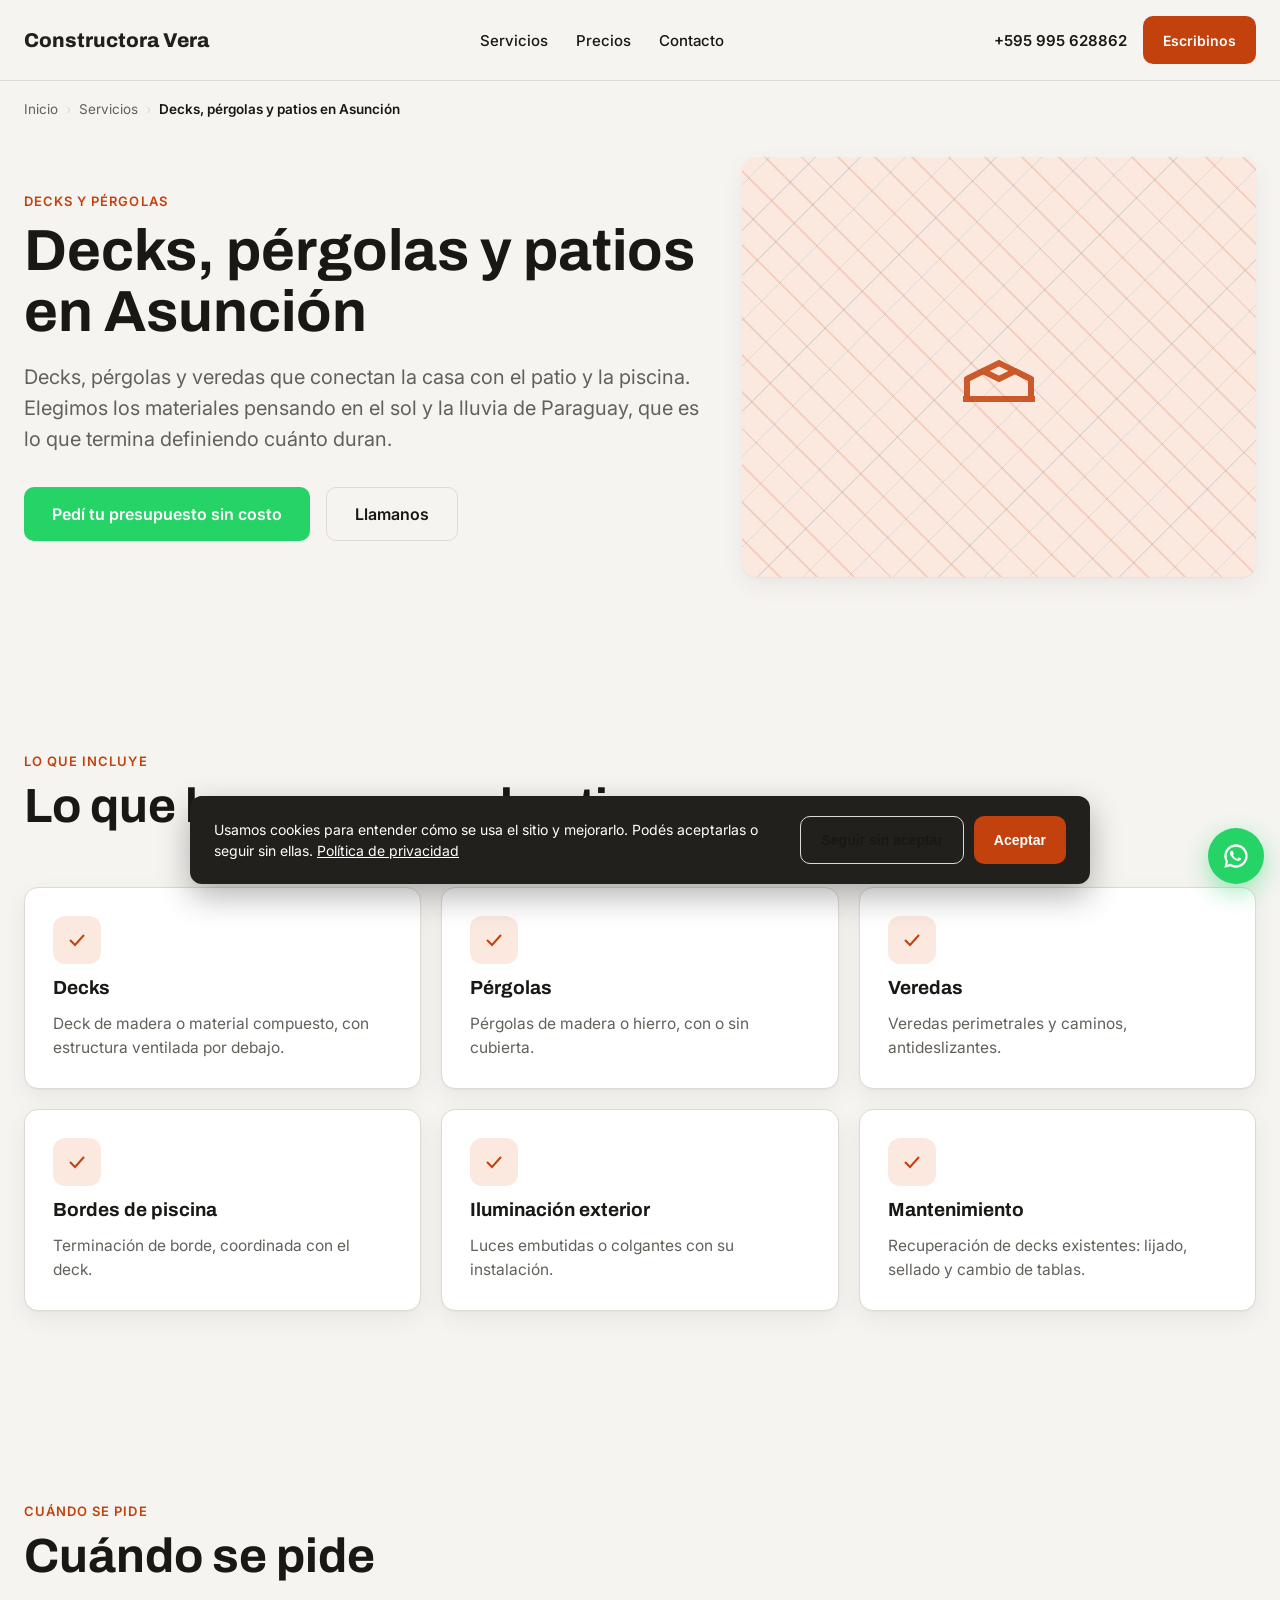
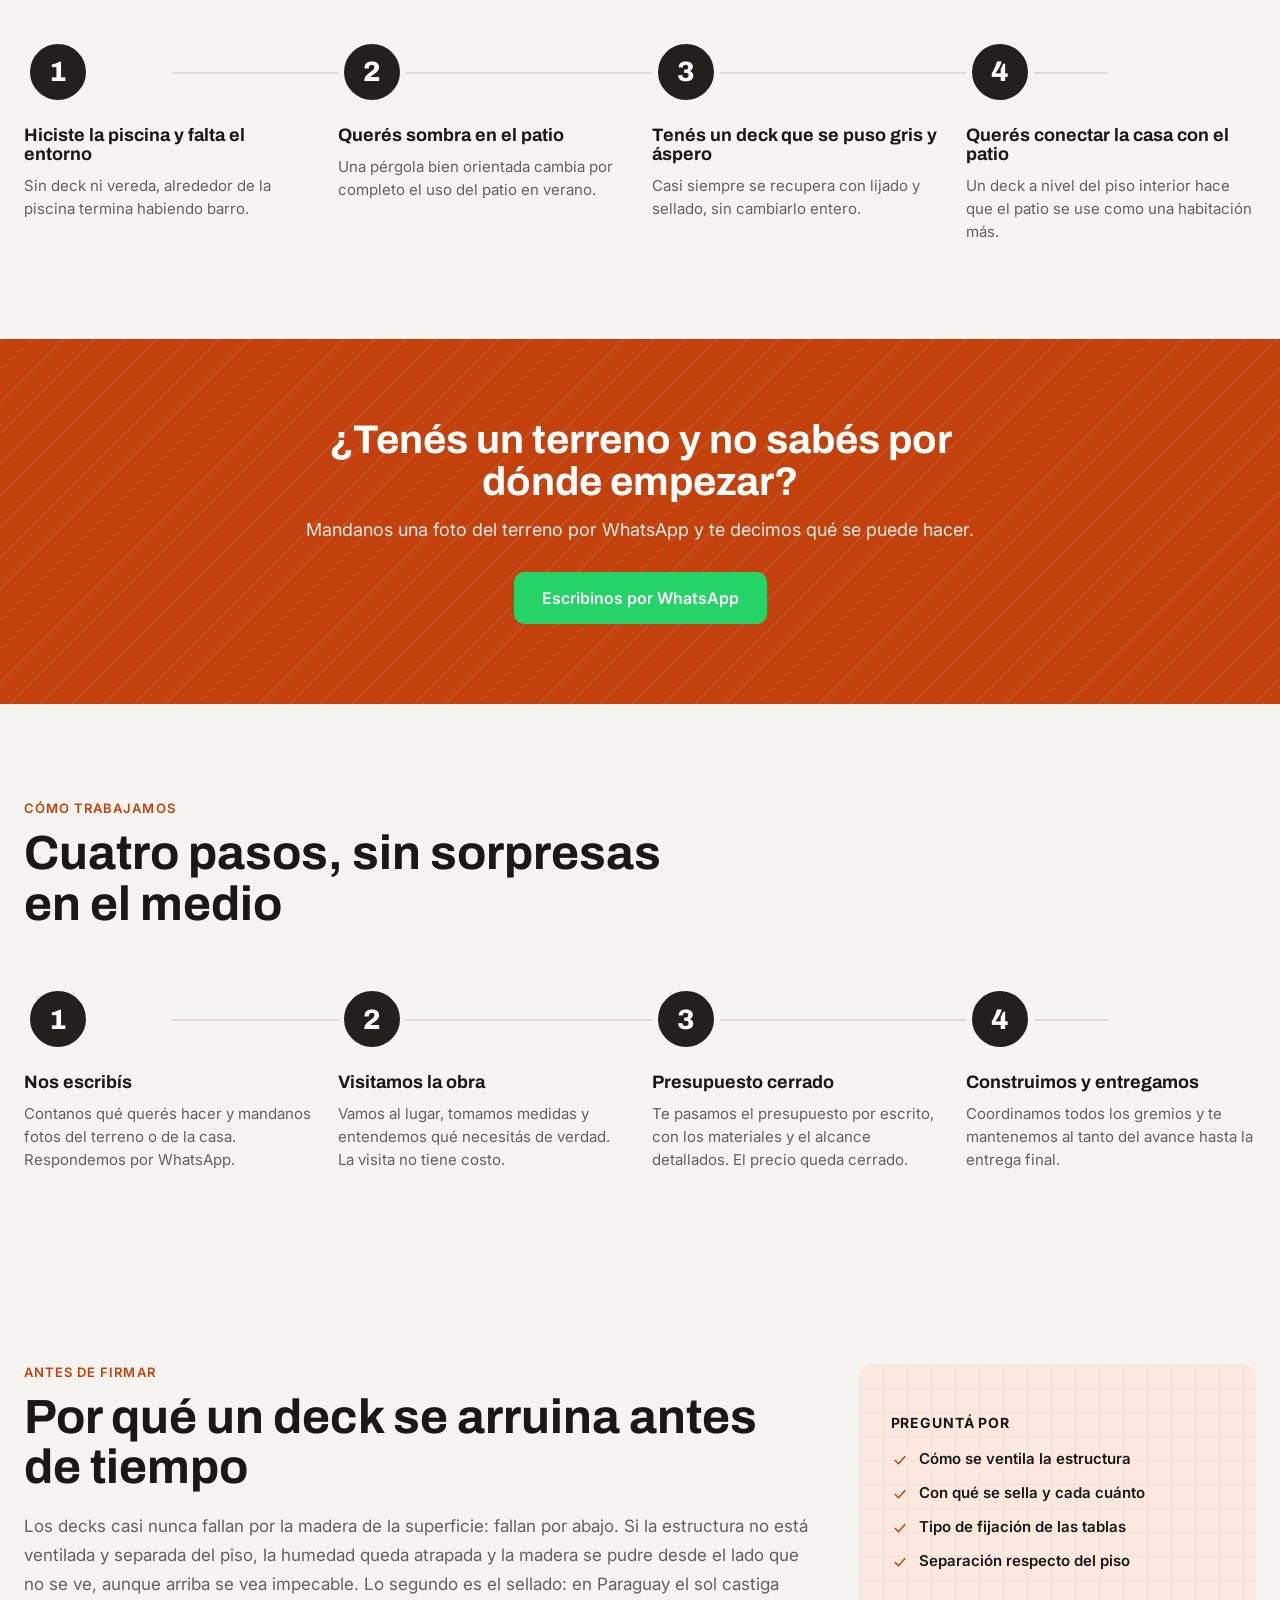
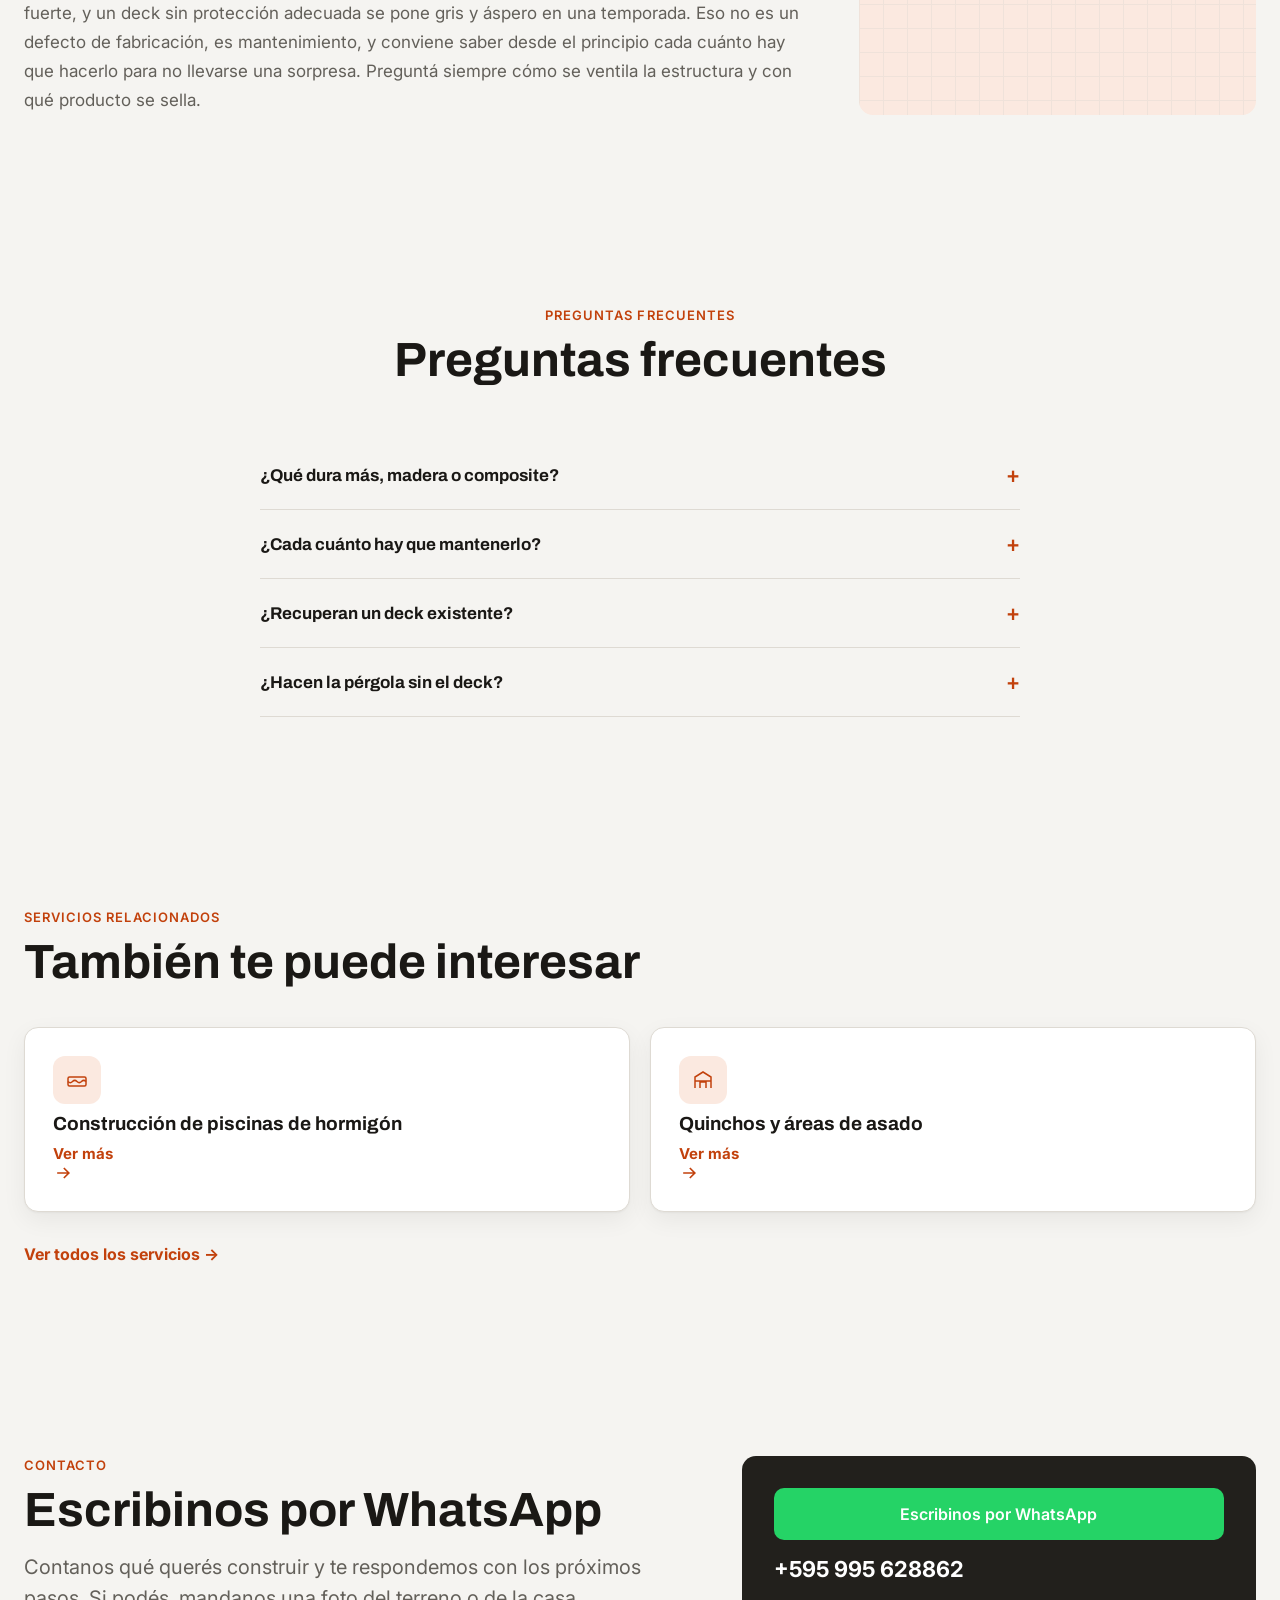
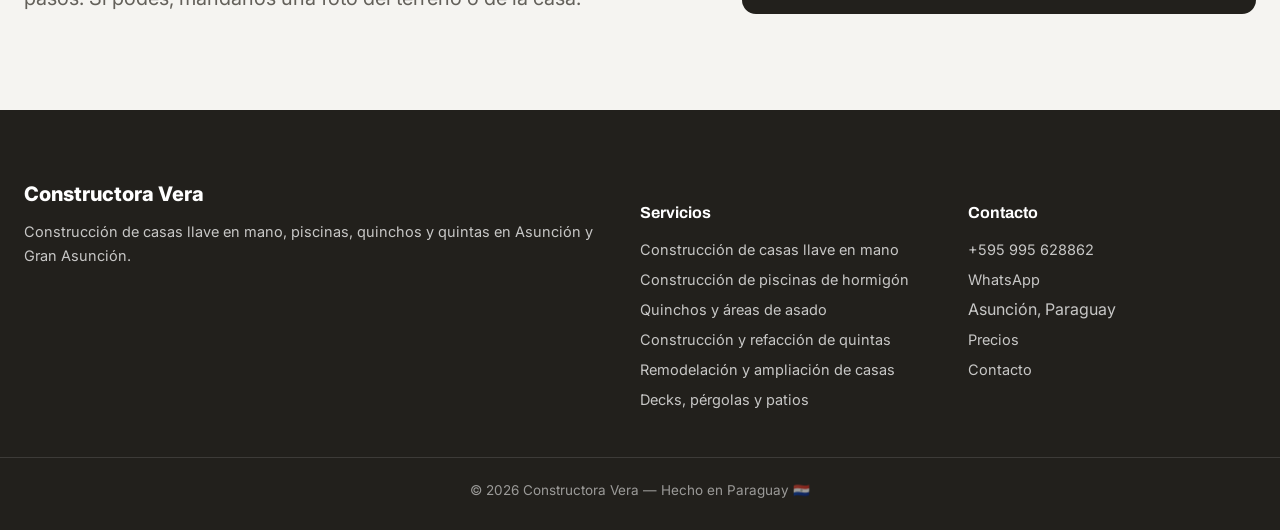
<file: servicios/decks-y-pergolas/index.html>
<!doctype html>
<html lang="es-PY">
<head>
<meta charset="UTF-8">
<meta name="viewport" content="width=device-width, initial-scale=1">
<title>Decks y pérgolas en Asunción | Constructora Vera</title>
<meta name="description" content="Construcción de decks, pérgolas y patios en Asunción. Materiales elegidos para el sol y la lluvia de Paraguay. Presupuesto sin costo.">
<meta name="robots" content="noindex,nofollow">
<link rel="canonical" href="https://cornflowerblue-frog-810812.hostingersite.com/servicios/decks-y-pergolas/">
<meta property="og:title" content="Decks y pérgolas en Asunción | Constructora Vera">
<meta property="og:description" content="Construcción de decks, pérgolas y patios en Asunción. Materiales elegidos para el sol y la lluvia de Paraguay. Presupuesto sin costo.">
<meta property="og:type" content="website">
<meta property="og:locale" content="es_PY">
<meta property="og:site_name" content="Constructora Vera">
<link rel="icon" href="data:image/svg+xml,<svg xmlns=%22http://www.w3.org/2000/svg%22 viewBox=%220 0 100 100%22><rect width=%22100%22 height=%22100%22 rx=%2216%22 fill=%22%23C2410C%22/><text x=%2250%22 y=%2274%22 font-family=%22Archivo,sans-serif%22 font-size=%2264%22 font-weight=%22700%22 fill=%22%23ffffff%22 text-anchor=%22middle%22>V</text></svg>">
<link rel="preconnect" href="https://fonts.googleapis.com">
<link rel="preconnect" href="https://fonts.gstatic.com" crossorigin>
<link href="https://fonts.googleapis.com/css2?family=Archivo:wght@700;800&family=Inter:wght@400;500;600&display=swap" rel="stylesheet">
<link rel="stylesheet" href="/assets/css/site.css">
</head>
<body>

<header class="site">
  <div class="container header-inner">
    <a href="/" class="logo">Constructora Vera</a>
    <nav class="main-nav">
      <div class="nav-drop">
        <a href="/#servicios">Servicios</a>
        <div class="nav-drop-menu">
          <a href="/servicios/casas-llave-en-mano/">Casas llave en mano</a>
          <a href="/servicios/piscinas/">Piscinas de hormigón</a>
          <a href="/servicios/quinchos/">Quinchos y áreas de asado</a>
          <a href="/servicios/quintas/">Quintas</a>
          <a href="/servicios/remodelaciones/">Remodelaciones</a>
          <a href="/servicios/decks-y-pergolas/">Decks y pérgolas</a>
        </div>
      </div>
      <a href="/precios/">Precios</a>
      <a href="/contacto/">Contacto</a>
    </nav>
    <div class="header-actions">
      <a class="phone-text" href="tel:+595995628862">+595 995 628862</a>
      <a class="btn btn-accent" href="https://wa.me/595995628862?text=Hola%2C%20vi%20su%20p%C3%A1gina%20y%20quiero%20un%20presupuesto%20para%20construir%20una%20casa" target="_blank" rel="noopener">Escribinos</a>
      <button class="mobile-nav-toggle" aria-label="Abrir menú" aria-expanded="false">
        <svg width="24" height="24" viewBox="0 0 24 24" fill="none" stroke="currentColor" stroke-width="2"><path d="M4 7h16M4 12h16M4 17h16"/></svg>
      </button>
    </div>
  </div>
  <div class="mobile-nav">
    <div class="container">
      <a href="/#servicios">Servicios</a>
      <div class="mobile-sub">
        <a href="/servicios/casas-llave-en-mano/">Casas llave en mano</a>
        <a href="/servicios/piscinas/">Piscinas de hormigón</a>
        <a href="/servicios/quinchos/">Quinchos y áreas de asado</a>
        <a href="/servicios/quintas/">Quintas</a>
        <a href="/servicios/remodelaciones/">Remodelaciones</a>
        <a href="/servicios/decks-y-pergolas/">Decks y pérgolas</a>
      </div>
      <a href="/precios/">Precios</a>
      <a href="/contacto/">Contacto</a>
    </div>
  </div>
</header>

<main>
<div class="breadcrumbs">
  <div class="container">
    <a href="/">Inicio</a><span class="sep">›</span><a href="/#servicios">Servicios</a><span class="sep">›</span><span class="current">Decks, pérgolas y patios en Asunción</span>
  </div>
</div>

<section class="hero-split">
  <div class="container">
    <div class="hero-content fade-up">
      <span class="eyebrow">DECKS Y PÉRGOLAS</span>
      <h1>Decks, pérgolas y patios en Asunción</h1>
      <p class="ingress" style="margin-top:20px;">Decks, pérgolas y veredas que conectan la casa con el patio y la piscina. Elegimos los materiales pensando en el sol y la lluvia de Paraguay, que es lo que termina definiendo cuánto duran.</p>
      <div class="hero-ctas">
        <a class="btn btn-wa" href="https://wa.me/595995628862?text=Hola%2C%20quiero%20consultar%20por%20deck%2C%20p%C3%A9rgola%20o%20patio" target="_blank" rel="noopener">Pedí tu presupuesto sin costo</a>
        <a class="btn btn-outline" href="tel:+595995628862">Llamanos</a>
      </div>
    </div>
    <div class="motif-panel fade-up"><svg width="24" height="24" viewBox="0 0 24 24" fill="none" stroke="currentColor" stroke-width="1.5"><path d="M3 20h18M4 20v-5l4-2 4 2 4-2 4 2v5"/><path d="M4 15l8-4 8 4"/></svg></div>
  </div>
</section>

<section class="incluye">
  <div class="container">
    <div class="head fade-up">
      <span class="eyebrow">LO QUE INCLUYE</span>
      <h2>Lo que hacemos en el patio</h2>
    </div>
    <div class="bento-even">
        <div class="card fade-up">
          <div class="icon-box"><svg width="24" height="24" viewBox="0 0 24 24" fill="none" stroke="currentColor" stroke-width="2"><path d="M5 12l5 5L19 7"/></svg></div>
          <h3>Decks</h3>
          <p>Deck de madera o material compuesto, con estructura ventilada por debajo.</p>
        </div>
        <div class="card fade-up">
          <div class="icon-box"><svg width="24" height="24" viewBox="0 0 24 24" fill="none" stroke="currentColor" stroke-width="2"><path d="M5 12l5 5L19 7"/></svg></div>
          <h3>Pérgolas</h3>
          <p>Pérgolas de madera o hierro, con o sin cubierta.</p>
        </div>
        <div class="card fade-up">
          <div class="icon-box"><svg width="24" height="24" viewBox="0 0 24 24" fill="none" stroke="currentColor" stroke-width="2"><path d="M5 12l5 5L19 7"/></svg></div>
          <h3>Veredas</h3>
          <p>Veredas perimetrales y caminos, antideslizantes.</p>
        </div>
        <div class="card fade-up">
          <div class="icon-box"><svg width="24" height="24" viewBox="0 0 24 24" fill="none" stroke="currentColor" stroke-width="2"><path d="M5 12l5 5L19 7"/></svg></div>
          <h3>Bordes de piscina</h3>
          <p>Terminación de borde, coordinada con el deck.</p>
        </div>
        <div class="card fade-up">
          <div class="icon-box"><svg width="24" height="24" viewBox="0 0 24 24" fill="none" stroke="currentColor" stroke-width="2"><path d="M5 12l5 5L19 7"/></svg></div>
          <h3>Iluminación exterior</h3>
          <p>Luces embutidas o colgantes con su instalación.</p>
        </div>
        <div class="card fade-up">
          <div class="icon-box"><svg width="24" height="24" viewBox="0 0 24 24" fill="none" stroke="currentColor" stroke-width="2"><path d="M5 12l5 5L19 7"/></svg></div>
          <h3>Mantenimiento</h3>
          <p>Recuperación de decks existentes: lijado, sellado y cambio de tablas.</p>
        </div>
    </div>
  </div>
</section>

<section>
  <div class="container">
    <div class="head fade-up" style="max-width:640px;">
      <span class="eyebrow">CUÁNDO SE PIDE</span>
      <h2>Cuándo se pide</h2>
    </div>
    <div class="stepper">
        <div class="step fade-up">
          <div class="num">1</div>
          <h3>Hiciste la piscina y falta el entorno</h3>
          <p>Sin deck ni vereda, alrededor de la piscina termina habiendo barro.</p>
        </div>
        <div class="step fade-up">
          <div class="num">2</div>
          <h3>Querés sombra en el patio</h3>
          <p>Una pérgola bien orientada cambia por completo el uso del patio en verano.</p>
        </div>
        <div class="step fade-up">
          <div class="num">3</div>
          <h3>Tenés un deck que se puso gris y áspero</h3>
          <p>Casi siempre se recupera con lijado y sellado, sin cambiarlo entero.</p>
        </div>
        <div class="step fade-up">
          <div class="num">4</div>
          <h3>Querés conectar la casa con el patio</h3>
          <p>Un deck a nivel del piso interior hace que el patio se use como una habitación más.</p>
        </div>
    </div>
  </div>
</section>

<section class="banda-accent full-bleed">
  <div class="container">
    <h2 class="fade-up">¿Tenés un terreno y no sabés por dónde empezar?</h2>
    <p class="fade-up">Mandanos una foto del terreno por WhatsApp y te decimos qué se puede hacer.</p>
    <a class="btn btn-wa fade-up" href="https://wa.me/595995628862?text=Hola%2C%20le%20mando%20una%20foto%20de%20mi%20terreno%20para%20consultar%20qu%C3%A9%20se%20puede%20hacer%20sobre%20mi%20terreno" target="_blank" rel="noopener">Escribinos por WhatsApp</a>
  </div>
</section>

<section id="como-trabajamos">
  <div class="container">
    <div class="head fade-up" style="max-width:640px;">
      <span class="eyebrow">CÓMO TRABAJAMOS</span>
      <h2>Cuatro pasos, sin sorpresas en el medio</h2>
    </div>
    <div class="stepper">
      <div class="step fade-up">
        <div class="num">1</div>
        <h3>Nos escribís</h3>
        <p>Contanos qué querés hacer y mandanos fotos del terreno o de la casa. Respondemos por WhatsApp.</p>
      </div>
      <div class="step fade-up">
        <div class="num">2</div>
        <h3>Visitamos la obra</h3>
        <p>Vamos al lugar, tomamos medidas y entendemos qué necesitás de verdad. La visita no tiene costo.</p>
      </div>
      <div class="step fade-up">
        <div class="num">3</div>
        <h3>Presupuesto cerrado</h3>
        <p>Te pasamos el presupuesto por escrito, con los materiales y el alcance detallados. El precio queda cerrado.</p>
      </div>
      <div class="step fade-up">
        <div class="num">4</div>
        <h3>Construimos y entregamos</h3>
        <p>Coordinamos todos los gremios y te mantenemos al tanto del avance hasta la entrega final.</p>
      </div>
    </div>
  </div>
</section>

<section class="split-23 full-bleed">
  <div class="container">
    <div class="main fade-up">
      <span class="eyebrow">ANTES DE FIRMAR</span>
      <h2>Por qué un deck se arruina antes de tiempo</h2>
      <p>Los decks casi nunca fallan por la madera de la superficie: fallan por abajo. Si la estructura no está ventilada y separada del piso, la humedad queda atrapada y la madera se pudre desde el lado que no se ve, aunque arriba se vea impecable. Lo segundo es el sellado: en Paraguay el sol castiga fuerte, y un deck sin protección adecuada se pone gris y áspero en una temporada. Eso no es un defecto de fabricación, es mantenimiento, y conviene saber desde el principio cada cuánto hay que hacerlo para no llevarse una sorpresa. Preguntá siempre cómo se ventila la estructura y con qué producto se sella.</p>
    </div>
    <div class="side fade-up">
      <h4>Preguntá por</h4>
      <ul>
          <li><svg width="18" height="18" viewBox="0 0 24 24" fill="none" stroke="currentColor" stroke-width="2"><path d="M5 12l5 5L19 7"/></svg>Cómo se ventila la estructura</li>
          <li><svg width="18" height="18" viewBox="0 0 24 24" fill="none" stroke="currentColor" stroke-width="2"><path d="M5 12l5 5L19 7"/></svg>Con qué se sella y cada cuánto</li>
          <li><svg width="18" height="18" viewBox="0 0 24 24" fill="none" stroke="currentColor" stroke-width="2"><path d="M5 12l5 5L19 7"/></svg>Tipo de fijación de las tablas</li>
          <li><svg width="18" height="18" viewBox="0 0 24 24" fill="none" stroke="currentColor" stroke-width="2"><path d="M5 12l5 5L19 7"/></svg>Separación respecto del piso</li>
      </ul>
    </div>
  </div>
</section>

<section class="faq" id="faq">
  <div class="container">
    <div class="head fade-up">
      <span class="eyebrow">PREGUNTAS FRECUENTES</span>
      <h2>Preguntas frecuentes</h2>
    </div>
    <div style="margin-top:40px;">
        <div class="faq-item">
          <button class="faq-q"><span>¿Qué dura más, madera o composite?</span><span class="plus">+</span></button>
          <div class="faq-a"><p>El composite pide menos mantenimiento y aguanta mejor el sol; la madera se ve más cálida y sale menos al inicio. Te mostramos las dos opciones con su precio en el presupuesto.</p></div>
        </div>
        <div class="faq-item">
          <button class="faq-q"><span>¿Cada cuánto hay que mantenerlo?</span><span class="plus">+</span></button>
          <div class="faq-a"><p>Un deck de madera necesita sellado periódico. Te dejamos indicado el producto y la frecuencia al entregar.</p></div>
        </div>
        <div class="faq-item">
          <button class="faq-q"><span>¿Recuperan un deck existente?</span><span class="plus">+</span></button>
          <div class="faq-a"><p>Sí. Lijado, sellado y cambio de las tablas que estén dañadas.</p></div>
        </div>
        <div class="faq-item">
          <button class="faq-q"><span>¿Hacen la pérgola sin el deck?</span><span class="plus">+</span></button>
          <div class="faq-a"><p>Sí, se pueden contratar por separado.</p></div>
        </div>
    </div>
  </div>
</section>

<section>
  <div class="container">
    <div class="head fade-up" style="max-width:640px; margin-bottom:0;">
      <span class="eyebrow">SERVICIOS RELACIONADOS</span>
      <h2>También te puede interesar</h2>
    </div>
    <div class="relacionados-grid">
      <div class="card fade-up">
        <div class="icon-box"><svg width="24" height="24" viewBox="0 0 24 24" fill="none" stroke="currentColor" stroke-width="1.5"><rect x="3" y="9" width="18" height="9" rx="1.5"/><path d="M3 13.5c1.5 1.5 3 1.5 4.5 0s3-1.5 4.5 0 3 1.5 4.5 0 3-1.5 4.5 0"/></svg></div>
        <h3>Construcción de piscinas de hormigón</h3>
        <a class="card-link" href="/servicios/piscinas/">Ver más <svg width="20" height="20" viewBox="0 0 24 24" fill="none" stroke="currentColor" stroke-width="2"><path d="M5 12h14M13 6l6 6-6 6"/></svg></a>
      </div>
      <div class="card fade-up">
        <div class="icon-box"><svg width="24" height="24" viewBox="0 0 24 24" fill="none" stroke="currentColor" stroke-width="1.5"><path d="M4 20V9l8-5 8 5v11"/><path d="M9 20v-6h6v6M4 13h16"/></svg></div>
        <h3>Quinchos y áreas de asado</h3>
        <a class="card-link" href="/servicios/quinchos/">Ver más <svg width="20" height="20" viewBox="0 0 24 24" fill="none" stroke="currentColor" stroke-width="2"><path d="M5 12h14M13 6l6 6-6 6"/></svg></a>
      </div>
    </div>
    <p class="fade-up" style="margin-top:32px;"><a href="/#servicios" style="color:var(--accent); font-weight:700; text-decoration:none;">Ver todos los servicios →</a></p>
  </div>
</section>

<section class="contacto-simple" id="contacto">
  <div class="container">
    <div class="fade-up">
      <span class="eyebrow">CONTACTO</span>
      <h2>Escribinos por WhatsApp</h2>
      <p class="ingress" style="margin-top:16px;">Contanos qué querés construir y te respondemos con los próximos pasos. Si podés, mandanos una foto del terreno o de la casa.</p>
    </div>
    <div class="wa-block fade-up">
      <a class="btn btn-wa" href="https://wa.me/595995628862?text=Hola%2C%20quiero%20consultar%20por%20deck%2C%20p%C3%A9rgola%20o%20patio" target="_blank" rel="noopener">Escribinos por WhatsApp</a>
      <span class="num">+595 995 628862</span>
    </div>
  </div>
</section>
</main>

<footer class="site">
  <div class="container footer-grid">
    <div>
      <span class="brand">Constructora Vera</span>
      <p>Construcción de casas llave en mano, piscinas, quinchos y quintas en Asunción y Gran Asunción.</p>
    </div>
    <div>
      <h4>Servicios</h4>
      <ul>
        <li><a href="/servicios/casas-llave-en-mano/">Construcción de casas llave en mano</a></li>
        <li><a href="/servicios/piscinas/">Construcción de piscinas de hormigón</a></li>
        <li><a href="/servicios/quinchos/">Quinchos y áreas de asado</a></li>
        <li><a href="/servicios/quintas/">Construcción y refacción de quintas</a></li>
        <li><a href="/servicios/remodelaciones/">Remodelación y ampliación de casas</a></li>
        <li><a href="/servicios/decks-y-pergolas/">Decks, pérgolas y patios</a></li>
      </ul>
    </div>
    <div>
      <h4>Contacto</h4>
      <ul>
        <li><a href="tel:+595995628862">+595 995 628862</a></li>
        <li><a href="https://wa.me/595995628862" target="_blank" rel="noopener">WhatsApp</a></li>
        <li>Asunción, Paraguay</li>
        <li><a href="/precios/">Precios</a></li>
        <li><a href="/contacto/">Contacto</a></li>
      </ul>
    </div>
  </div>
  <div class="footer-bottom">© 2026 Constructora Vera — Hecho en Paraguay 🇵🇾</div>
</footer>

<a class="fab-wa" href="https://wa.me/595995628862?text=Hola%2C%20quiero%20consultar%20por%20deck%2C%20p%C3%A9rgola%20o%20patio" target="_blank" rel="noopener" aria-label="Escribinos por WhatsApp">
  <svg width="28" height="28" viewBox="0 0 24 24" fill="currentColor"><path d="M12 2C6.5 2 2 6.5 2 12c0 1.8.5 3.5 1.3 5L2 22l5.2-1.3c1.5.8 3.1 1.3 4.8 1.3 5.5 0 10-4.5 10-10S17.5 2 12 2Zm0 18c-1.5 0-3-.4-4.2-1.1l-.3-.2-3.1.8.8-3-.2-.3C4.4 15 4 13.5 4 12c0-4.4 3.6-8 8-8s8 3.6 8 8-3.6 8-8 8Zm4.4-5.9c-.2-.1-1.4-.7-1.7-.8-.2-.1-.4-.1-.6.1-.2.2-.6.8-.8 1-.1.2-.3.2-.5.1-.2-.1-1-.4-2-1.2-.7-.7-1.2-1.5-1.4-1.7-.1-.2 0-.4.1-.5.1-.1.2-.3.4-.4.1-.1.2-.2.2-.4.1-.2 0-.3 0-.4-.1-.1-.6-1.5-.8-2-.2-.5-.4-.4-.6-.4h-.5c-.2 0-.4.1-.6.3-.2.2-.8.8-.8 1.9s.8 2.2 1 2.4c.1.2 1.6 2.5 4 3.5.6.2 1 .4 1.3.5.6.2 1.1.1 1.5-.1.5-.2 1.4-.6 1.6-1.1.2-.5.2-1 .1-1.1-.1-.1-.2-.2-.4-.3Z"/></svg>
</a>

<div class="mobile-bar">
  <a class="btn btn-wa" href="https://wa.me/595995628862?text=Hola%2C%20quiero%20consultar%20por%20deck%2C%20p%C3%A9rgola%20o%20patio" target="_blank" rel="noopener">WhatsApp</a>
  <a class="btn btn-outline" href="tel:+595995628862">Llamar</a>
</div>

<div class="consent" id="consent">
  <p>Usamos cookies para entender cómo se usa el sitio y mejorarlo. Podés aceptarlas o seguir sin ellas. <a href="#" style="color:#fff;text-decoration:underline;">Política de privacidad</a><!-- CONECTAR: política de privacidad --></p>
  <div style="display:flex; gap:10px;">
    <button class="btn btn-outline" id="consent-reject">Seguir sin aceptar</button>
    <button class="btn btn-accent" id="consent-accept">Aceptar</button>
  </div>
</div>

<script type="application/ld+json">
{
  "@context": "https://schema.org",
  "@type": "GeneralContractor",
  "name": "Constructora Vera",
  "telephone": "+595995628862",
  "areaServed": ["Asunción", "San Lorenzo", "Luque", "Lambaré", "Fernando de la Mora", "Capiatá", "Paraguay"],
  "address": {
    "@type": "PostalAddress",
    "addressLocality": "Asunción",
    "addressRegion": "Capital",
    "addressCountry": "PY"
  }
}
</script>
<script type="application/ld+json">
{
  "@context": "https://schema.org",
  "@type": "Service",
  "name": "Decks, pérgolas y patios en Asunción",
  "description": "Construcción de decks, pérgolas y patios en Asunción. Materiales elegidos para el sol y la lluvia de Paraguay. Presupuesto sin costo.",
  "provider": {"@type": "GeneralContractor", "name": "Constructora Vera", "telephone": "+595995628862"},
  "areaServed": ["Asunción", "San Lorenzo", "Luque", "Lambaré", "Fernando de la Mora", "Capiatá", "Paraguay"],
  "url": "https://cornflowerblue-frog-810812.hostingersite.com/servicios/decks-y-pergolas/"
}
</script>
<script type="application/ld+json">
{
  "@context": "https://schema.org",
  "@type": "FAQPage",
  "mainEntity": [
    {"@type":"Question","name":"¿Qué dura más, madera o composite?","acceptedAnswer":{"@type":"Answer","text":"El composite pide menos mantenimiento y aguanta mejor el sol; la madera se ve más cálida y sale menos al inicio. Te mostramos las dos opciones con su precio en el presupuesto."}},
    {"@type":"Question","name":"¿Cada cuánto hay que mantenerlo?","acceptedAnswer":{"@type":"Answer","text":"Un deck de madera necesita sellado periódico. Te dejamos indicado el producto y la frecuencia al entregar."}},
    {"@type":"Question","name":"¿Recuperan un deck existente?","acceptedAnswer":{"@type":"Answer","text":"Sí. Lijado, sellado y cambio de las tablas que estén dañadas."}},
    {"@type":"Question","name":"¿Hacen la pérgola sin el deck?","acceptedAnswer":{"@type":"Answer","text":"Sí, se pueden contratar por separado."}}
  ]
}
</script>
<script type="application/ld+json">
{
  "@context": "https://schema.org",
  "@type": "BreadcrumbList",
  "itemListElement": [
    {"@type":"ListItem","position":1,"name":"Inicio","item":"https://cornflowerblue-frog-810812.hostingersite.com/"},
    {"@type":"ListItem","position":2,"name":"Servicios","item":"https://cornflowerblue-frog-810812.hostingersite.com/#servicios"},
    {"@type":"ListItem","position":3,"name":"Decks, pérgolas y patios en Asunción","item":"https://cornflowerblue-frog-810812.hostingersite.com/servicios/decks-y-pergolas/"}
  ]
}
</script>

<script src="/assets/js/site.js"></script>

</body>
</html>
</file>
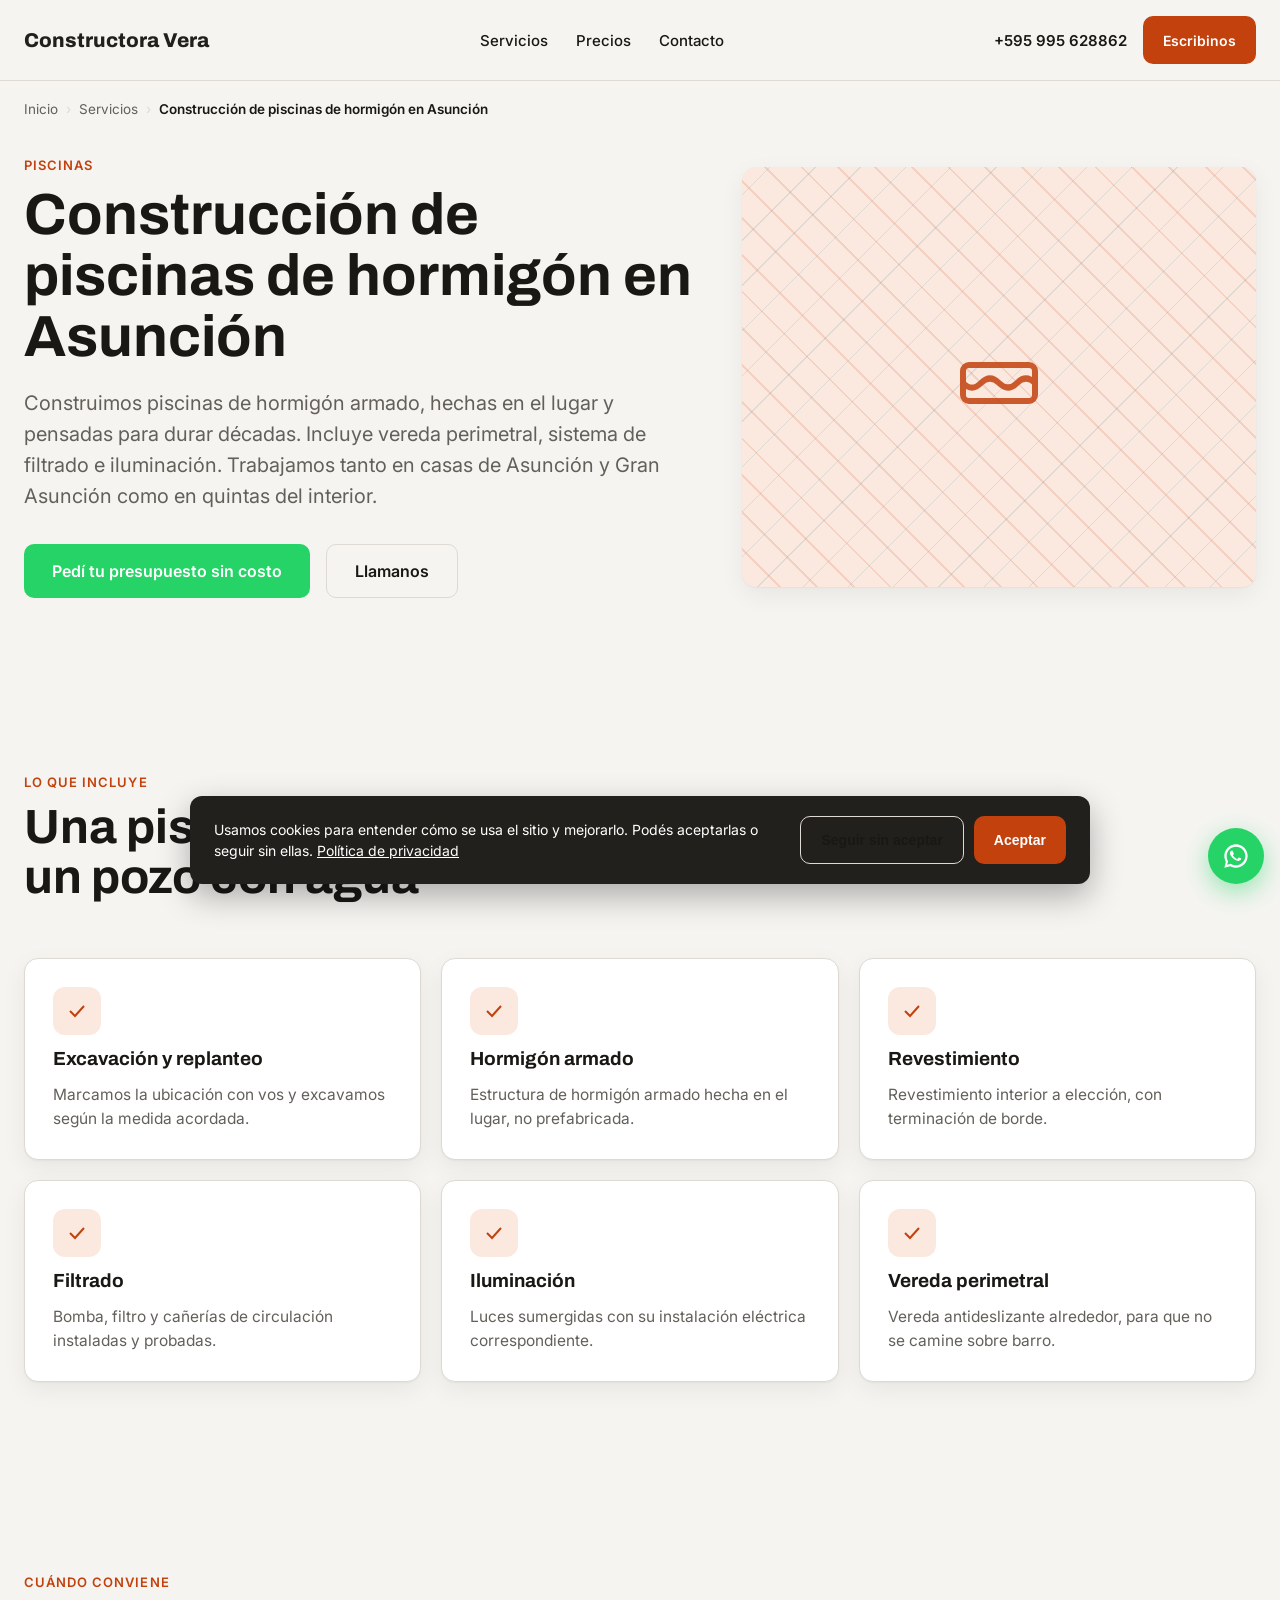
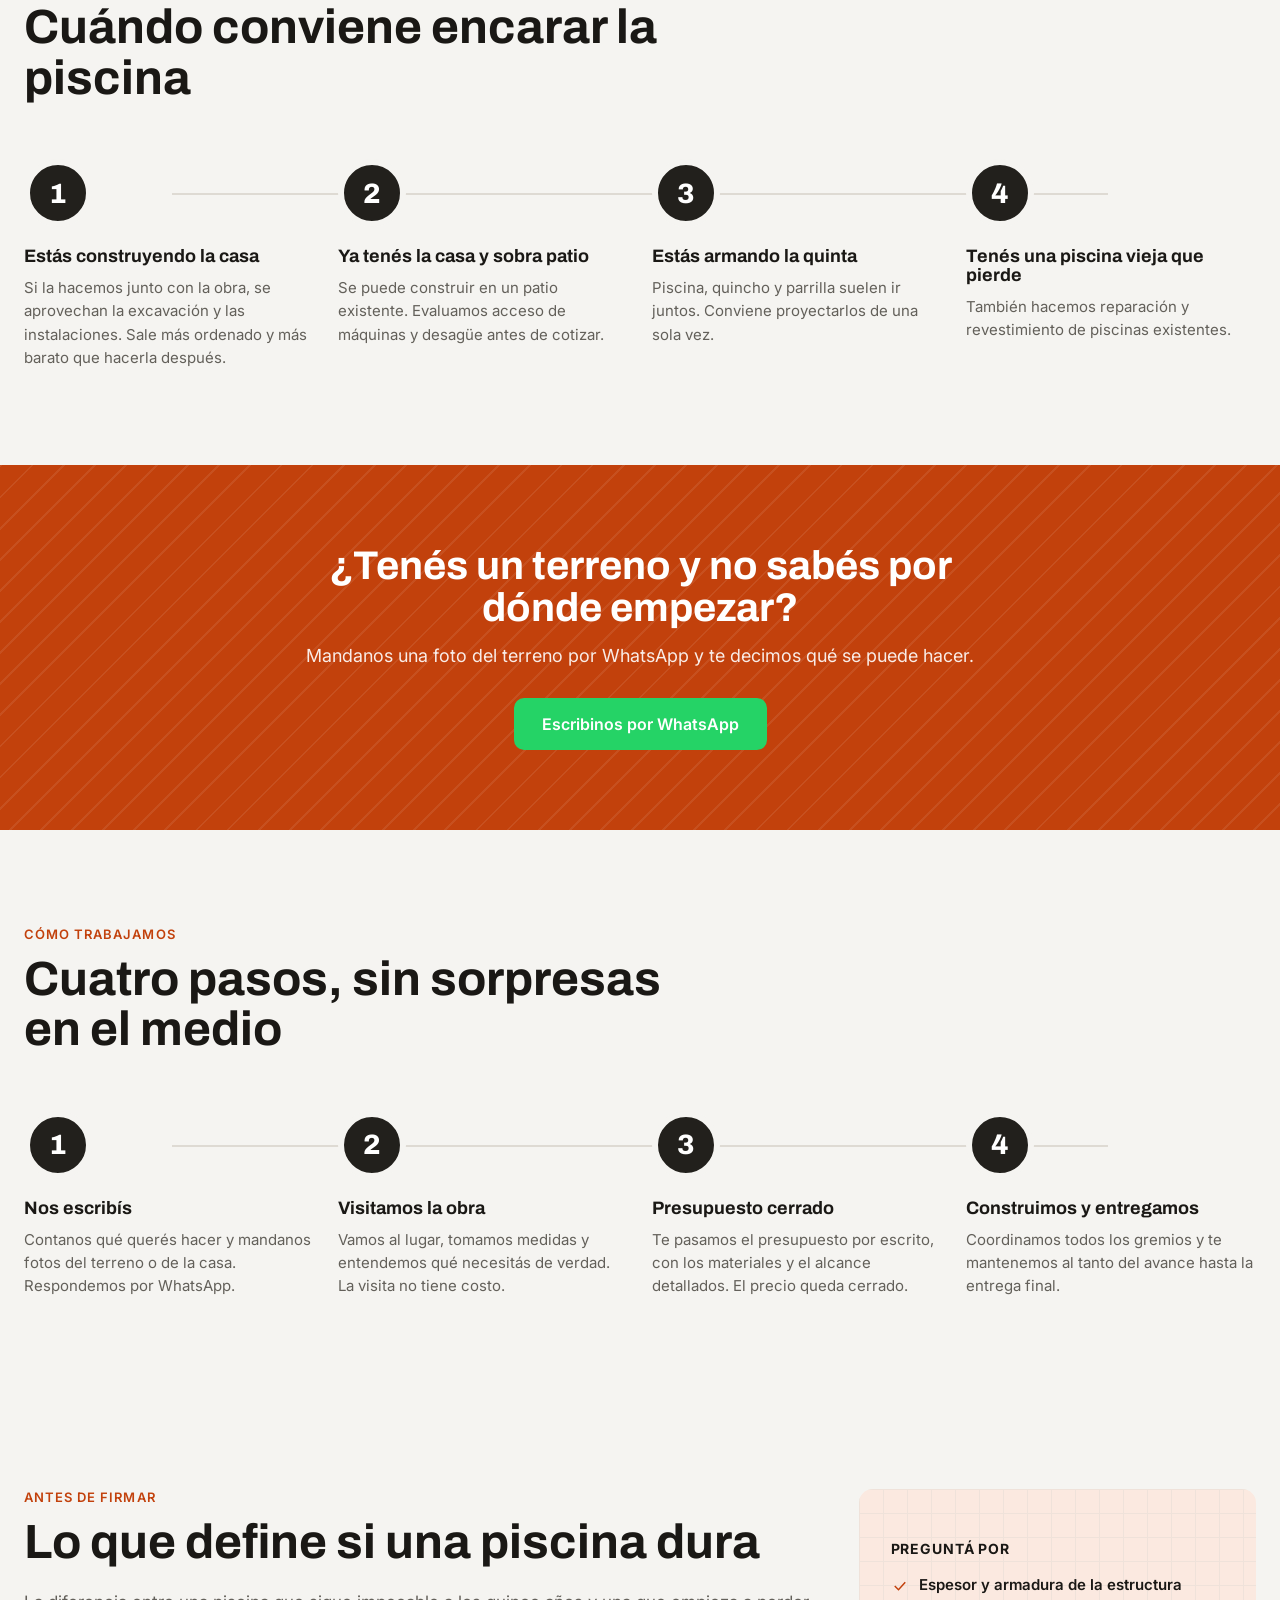
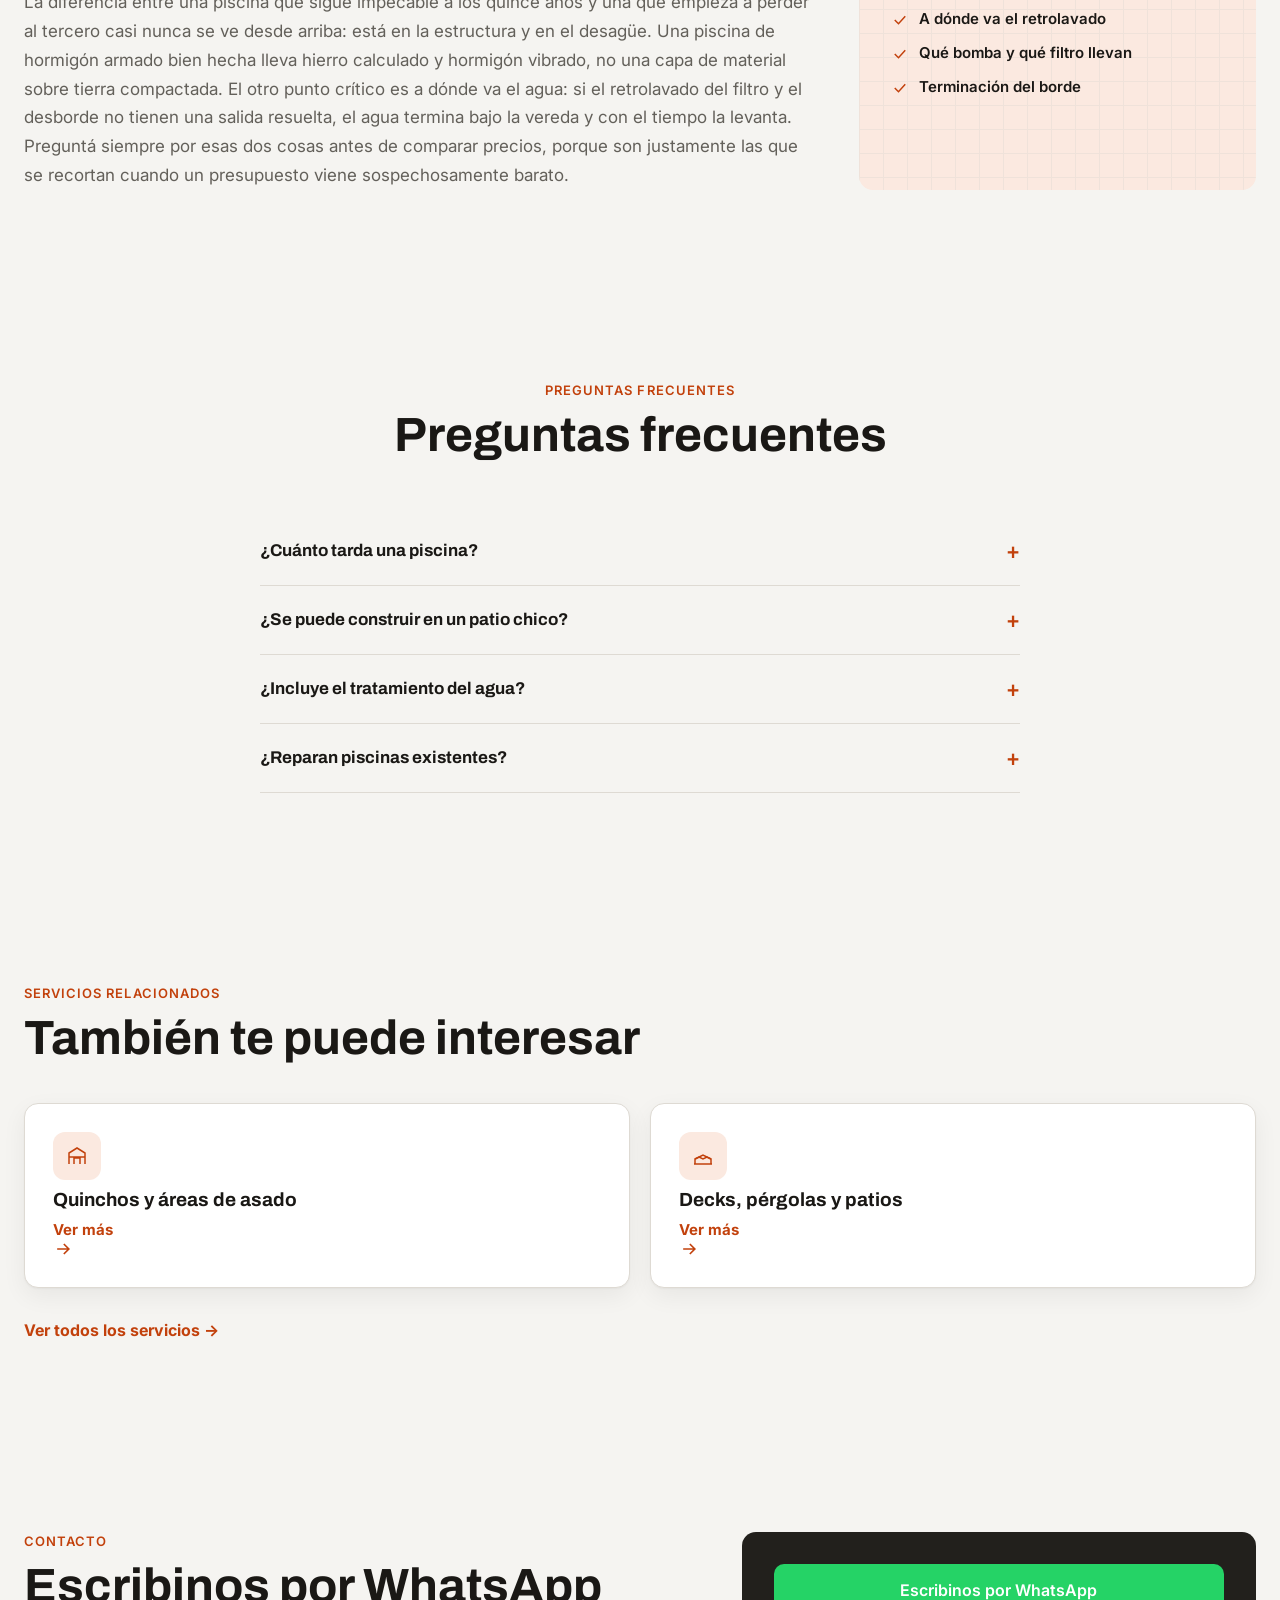
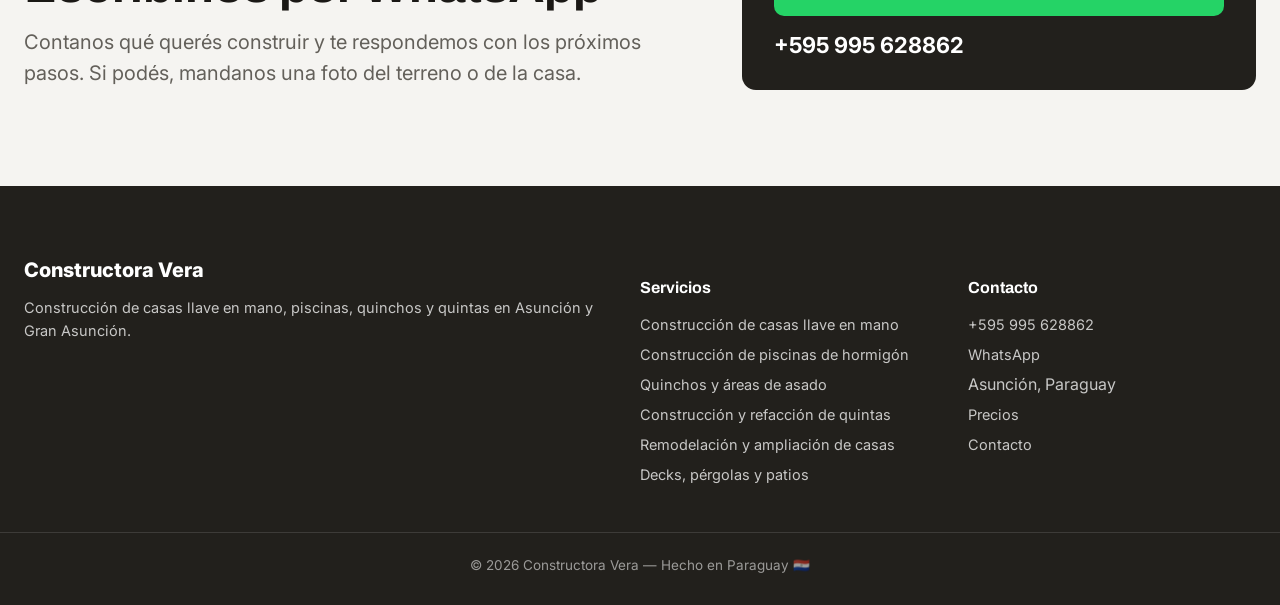
<file: servicios/piscinas/index.html>
<!doctype html>
<html lang="es-PY">
<head>
<meta charset="UTF-8">
<meta name="viewport" content="width=device-width, initial-scale=1">
<title>Construcción de piscinas en Asunción | Constructora Vera</title>
<meta name="description" content="Construcción de piscinas de hormigón armado en Asunción y Gran Asunción, con vereda, filtrado e iluminación. Pedí tu presupuesto sin costo.">
<meta name="robots" content="noindex,nofollow">
<link rel="canonical" href="https://cornflowerblue-frog-810812.hostingersite.com/servicios/piscinas/">
<meta property="og:title" content="Construcción de piscinas en Asunción | Constructora Vera">
<meta property="og:description" content="Construcción de piscinas de hormigón armado en Asunción y Gran Asunción, con vereda, filtrado e iluminación. Pedí tu presupuesto sin costo.">
<meta property="og:type" content="website">
<meta property="og:locale" content="es_PY">
<meta property="og:site_name" content="Constructora Vera">
<link rel="icon" href="data:image/svg+xml,<svg xmlns=%22http://www.w3.org/2000/svg%22 viewBox=%220 0 100 100%22><rect width=%22100%22 height=%22100%22 rx=%2216%22 fill=%22%23C2410C%22/><text x=%2250%22 y=%2274%22 font-family=%22Archivo,sans-serif%22 font-size=%2264%22 font-weight=%22700%22 fill=%22%23ffffff%22 text-anchor=%22middle%22>V</text></svg>">
<link rel="preconnect" href="https://fonts.googleapis.com">
<link rel="preconnect" href="https://fonts.gstatic.com" crossorigin>
<link href="https://fonts.googleapis.com/css2?family=Archivo:wght@700;800&family=Inter:wght@400;500;600&display=swap" rel="stylesheet">
<link rel="stylesheet" href="/assets/css/site.css">
</head>
<body>

<header class="site">
  <div class="container header-inner">
    <a href="/" class="logo">Constructora Vera</a>
    <nav class="main-nav">
      <div class="nav-drop">
        <a href="/#servicios">Servicios</a>
        <div class="nav-drop-menu">
          <a href="/servicios/casas-llave-en-mano/">Casas llave en mano</a>
          <a href="/servicios/piscinas/">Piscinas de hormigón</a>
          <a href="/servicios/quinchos/">Quinchos y áreas de asado</a>
          <a href="/servicios/quintas/">Quintas</a>
          <a href="/servicios/remodelaciones/">Remodelaciones</a>
          <a href="/servicios/decks-y-pergolas/">Decks y pérgolas</a>
        </div>
      </div>
      <a href="/precios/">Precios</a>
      <a href="/contacto/">Contacto</a>
    </nav>
    <div class="header-actions">
      <a class="phone-text" href="tel:+595995628862">+595 995 628862</a>
      <a class="btn btn-accent" href="https://wa.me/595995628862?text=Hola%2C%20vi%20su%20p%C3%A1gina%20y%20quiero%20un%20presupuesto%20para%20construir%20una%20casa" target="_blank" rel="noopener">Escribinos</a>
      <button class="mobile-nav-toggle" aria-label="Abrir menú" aria-expanded="false">
        <svg width="24" height="24" viewBox="0 0 24 24" fill="none" stroke="currentColor" stroke-width="2"><path d="M4 7h16M4 12h16M4 17h16"/></svg>
      </button>
    </div>
  </div>
  <div class="mobile-nav">
    <div class="container">
      <a href="/#servicios">Servicios</a>
      <div class="mobile-sub">
        <a href="/servicios/casas-llave-en-mano/">Casas llave en mano</a>
        <a href="/servicios/piscinas/">Piscinas de hormigón</a>
        <a href="/servicios/quinchos/">Quinchos y áreas de asado</a>
        <a href="/servicios/quintas/">Quintas</a>
        <a href="/servicios/remodelaciones/">Remodelaciones</a>
        <a href="/servicios/decks-y-pergolas/">Decks y pérgolas</a>
      </div>
      <a href="/precios/">Precios</a>
      <a href="/contacto/">Contacto</a>
    </div>
  </div>
</header>

<main>
<div class="breadcrumbs">
  <div class="container">
    <a href="/">Inicio</a><span class="sep">›</span><a href="/#servicios">Servicios</a><span class="sep">›</span><span class="current">Construcción de piscinas de hormigón en Asunción</span>
  </div>
</div>

<section class="hero-split">
  <div class="container">
    <div class="hero-content fade-up">
      <span class="eyebrow">PISCINAS</span>
      <h1>Construcción de piscinas de hormigón en Asunción</h1>
      <p class="ingress" style="margin-top:20px;">Construimos piscinas de hormigón armado, hechas en el lugar y pensadas para durar décadas. Incluye vereda perimetral, sistema de filtrado e iluminación. Trabajamos tanto en casas de Asunción y Gran Asunción como en quintas del interior.</p>
      <div class="hero-ctas">
        <a class="btn btn-wa" href="https://wa.me/595995628862?text=Hola%2C%20quiero%20consultar%20por%20construcci%C3%B3n%20de%20piscina%20de%20hormig%C3%B3n" target="_blank" rel="noopener">Pedí tu presupuesto sin costo</a>
        <a class="btn btn-outline" href="tel:+595995628862">Llamanos</a>
      </div>
    </div>
    <div class="motif-panel fade-up"><svg width="24" height="24" viewBox="0 0 24 24" fill="none" stroke="currentColor" stroke-width="1.5"><rect x="3" y="9" width="18" height="9" rx="1.5"/><path d="M3 13.5c1.5 1.5 3 1.5 4.5 0s3-1.5 4.5 0 3 1.5 4.5 0 3-1.5 4.5 0"/></svg></div>
  </div>
</section>

<section class="incluye">
  <div class="container">
    <div class="head fade-up">
      <span class="eyebrow">LO QUE INCLUYE</span>
      <h2>Una piscina terminada, no un pozo con agua</h2>
    </div>
    <div class="bento-even">
        <div class="card fade-up">
          <div class="icon-box"><svg width="24" height="24" viewBox="0 0 24 24" fill="none" stroke="currentColor" stroke-width="2"><path d="M5 12l5 5L19 7"/></svg></div>
          <h3>Excavación y replanteo</h3>
          <p>Marcamos la ubicación con vos y excavamos según la medida acordada.</p>
        </div>
        <div class="card fade-up">
          <div class="icon-box"><svg width="24" height="24" viewBox="0 0 24 24" fill="none" stroke="currentColor" stroke-width="2"><path d="M5 12l5 5L19 7"/></svg></div>
          <h3>Hormigón armado</h3>
          <p>Estructura de hormigón armado hecha en el lugar, no prefabricada.</p>
        </div>
        <div class="card fade-up">
          <div class="icon-box"><svg width="24" height="24" viewBox="0 0 24 24" fill="none" stroke="currentColor" stroke-width="2"><path d="M5 12l5 5L19 7"/></svg></div>
          <h3>Revestimiento</h3>
          <p>Revestimiento interior a elección, con terminación de borde.</p>
        </div>
        <div class="card fade-up">
          <div class="icon-box"><svg width="24" height="24" viewBox="0 0 24 24" fill="none" stroke="currentColor" stroke-width="2"><path d="M5 12l5 5L19 7"/></svg></div>
          <h3>Filtrado</h3>
          <p>Bomba, filtro y cañerías de circulación instaladas y probadas.</p>
        </div>
        <div class="card fade-up">
          <div class="icon-box"><svg width="24" height="24" viewBox="0 0 24 24" fill="none" stroke="currentColor" stroke-width="2"><path d="M5 12l5 5L19 7"/></svg></div>
          <h3>Iluminación</h3>
          <p>Luces sumergidas con su instalación eléctrica correspondiente.</p>
        </div>
        <div class="card fade-up">
          <div class="icon-box"><svg width="24" height="24" viewBox="0 0 24 24" fill="none" stroke="currentColor" stroke-width="2"><path d="M5 12l5 5L19 7"/></svg></div>
          <h3>Vereda perimetral</h3>
          <p>Vereda antideslizante alrededor, para que no se camine sobre barro.</p>
        </div>
    </div>
  </div>
</section>

<section>
  <div class="container">
    <div class="head fade-up" style="max-width:640px;">
      <span class="eyebrow">CUÁNDO CONVIENE</span>
      <h2>Cuándo conviene encarar la piscina</h2>
    </div>
    <div class="stepper">
        <div class="step fade-up">
          <div class="num">1</div>
          <h3>Estás construyendo la casa</h3>
          <p>Si la hacemos junto con la obra, se aprovechan la excavación y las instalaciones. Sale más ordenado y más barato que hacerla después.</p>
        </div>
        <div class="step fade-up">
          <div class="num">2</div>
          <h3>Ya tenés la casa y sobra patio</h3>
          <p>Se puede construir en un patio existente. Evaluamos acceso de máquinas y desagüe antes de cotizar.</p>
        </div>
        <div class="step fade-up">
          <div class="num">3</div>
          <h3>Estás armando la quinta</h3>
          <p>Piscina, quincho y parrilla suelen ir juntos. Conviene proyectarlos de una sola vez.</p>
        </div>
        <div class="step fade-up">
          <div class="num">4</div>
          <h3>Tenés una piscina vieja que pierde</h3>
          <p>También hacemos reparación y revestimiento de piscinas existentes.</p>
        </div>
    </div>
  </div>
</section>

<section class="banda-accent full-bleed">
  <div class="container">
    <h2 class="fade-up">¿Tenés un terreno y no sabés por dónde empezar?</h2>
    <p class="fade-up">Mandanos una foto del terreno por WhatsApp y te decimos qué se puede hacer.</p>
    <a class="btn btn-wa fade-up" href="https://wa.me/595995628862?text=Hola%2C%20le%20mando%20una%20foto%20de%20mi%20terreno%20para%20consultar%20qu%C3%A9%20se%20puede%20hacer%20sobre%20mi%20terreno" target="_blank" rel="noopener">Escribinos por WhatsApp</a>
  </div>
</section>

<section id="como-trabajamos">
  <div class="container">
    <div class="head fade-up" style="max-width:640px;">
      <span class="eyebrow">CÓMO TRABAJAMOS</span>
      <h2>Cuatro pasos, sin sorpresas en el medio</h2>
    </div>
    <div class="stepper">
      <div class="step fade-up">
        <div class="num">1</div>
        <h3>Nos escribís</h3>
        <p>Contanos qué querés hacer y mandanos fotos del terreno o de la casa. Respondemos por WhatsApp.</p>
      </div>
      <div class="step fade-up">
        <div class="num">2</div>
        <h3>Visitamos la obra</h3>
        <p>Vamos al lugar, tomamos medidas y entendemos qué necesitás de verdad. La visita no tiene costo.</p>
      </div>
      <div class="step fade-up">
        <div class="num">3</div>
        <h3>Presupuesto cerrado</h3>
        <p>Te pasamos el presupuesto por escrito, con los materiales y el alcance detallados. El precio queda cerrado.</p>
      </div>
      <div class="step fade-up">
        <div class="num">4</div>
        <h3>Construimos y entregamos</h3>
        <p>Coordinamos todos los gremios y te mantenemos al tanto del avance hasta la entrega final.</p>
      </div>
    </div>
  </div>
</section>

<section class="split-23 full-bleed">
  <div class="container">
    <div class="main fade-up">
      <span class="eyebrow">ANTES DE FIRMAR</span>
      <h2>Lo que define si una piscina dura</h2>
      <p>La diferencia entre una piscina que sigue impecable a los quince años y una que empieza a perder al tercero casi nunca se ve desde arriba: está en la estructura y en el desagüe. Una piscina de hormigón armado bien hecha lleva hierro calculado y hormigón vibrado, no una capa de material sobre tierra compactada. El otro punto crítico es a dónde va el agua: si el retrolavado del filtro y el desborde no tienen una salida resuelta, el agua termina bajo la vereda y con el tiempo la levanta. Preguntá siempre por esas dos cosas antes de comparar precios, porque son justamente las que se recortan cuando un presupuesto viene sospechosamente barato.</p>
    </div>
    <div class="side fade-up">
      <h4>Preguntá por</h4>
      <ul>
          <li><svg width="18" height="18" viewBox="0 0 24 24" fill="none" stroke="currentColor" stroke-width="2"><path d="M5 12l5 5L19 7"/></svg>Espesor y armadura de la estructura</li>
          <li><svg width="18" height="18" viewBox="0 0 24 24" fill="none" stroke="currentColor" stroke-width="2"><path d="M5 12l5 5L19 7"/></svg>A dónde va el retrolavado</li>
          <li><svg width="18" height="18" viewBox="0 0 24 24" fill="none" stroke="currentColor" stroke-width="2"><path d="M5 12l5 5L19 7"/></svg>Qué bomba y qué filtro llevan</li>
          <li><svg width="18" height="18" viewBox="0 0 24 24" fill="none" stroke="currentColor" stroke-width="2"><path d="M5 12l5 5L19 7"/></svg>Terminación del borde</li>
      </ul>
    </div>
  </div>
</section>

<section class="faq" id="faq">
  <div class="container">
    <div class="head fade-up">
      <span class="eyebrow">PREGUNTAS FRECUENTES</span>
      <h2>Preguntas frecuentes</h2>
    </div>
    <div style="margin-top:40px;">
        <div class="faq-item">
          <button class="faq-q"><span>¿Cuánto tarda una piscina?</span><span class="plus">+</span></button>
          <div class="faq-a"><p>Depende del tamaño y del acceso al terreno. Te damos un plazo estimado por escrito junto con el presupuesto, después de ver el lugar.</p></div>
        </div>
        <div class="faq-item">
          <button class="faq-q"><span>¿Se puede construir en un patio chico?</span><span class="plus">+</span></button>
          <div class="faq-a"><p>En general sí, pero hay que verificar que entren las máquinas o prever excavación manual. Por eso vamos a ver el lugar antes de cotizar.</p></div>
        </div>
        <div class="faq-item">
          <button class="faq-q"><span>¿Incluye el tratamiento del agua?</span><span class="plus">+</span></button>
          <div class="faq-a"><p>Instalamos y dejamos funcionando el sistema de filtrado, y te explicamos el mantenimiento. Los productos químicos del uso diario corren por tu cuenta.</p></div>
        </div>
        <div class="faq-item">
          <button class="faq-q"><span>¿Reparan piscinas existentes?</span><span class="plus">+</span></button>
          <div class="faq-a"><p>Sí. Hacemos reparación de filtraciones, cambio de revestimiento y actualización del sistema de filtrado.</p></div>
        </div>
    </div>
  </div>
</section>

<section>
  <div class="container">
    <div class="head fade-up" style="max-width:640px; margin-bottom:0;">
      <span class="eyebrow">SERVICIOS RELACIONADOS</span>
      <h2>También te puede interesar</h2>
    </div>
    <div class="relacionados-grid">
      <div class="card fade-up">
        <div class="icon-box"><svg width="24" height="24" viewBox="0 0 24 24" fill="none" stroke="currentColor" stroke-width="1.5"><path d="M4 20V9l8-5 8 5v11"/><path d="M9 20v-6h6v6M4 13h16"/></svg></div>
        <h3>Quinchos y áreas de asado</h3>
        <a class="card-link" href="/servicios/quinchos/">Ver más <svg width="20" height="20" viewBox="0 0 24 24" fill="none" stroke="currentColor" stroke-width="2"><path d="M5 12h14M13 6l6 6-6 6"/></svg></a>
      </div>
      <div class="card fade-up">
        <div class="icon-box"><svg width="24" height="24" viewBox="0 0 24 24" fill="none" stroke="currentColor" stroke-width="1.5"><path d="M3 20h18M4 20v-5l4-2 4 2 4-2 4 2v5"/><path d="M4 15l8-4 8 4"/></svg></div>
        <h3>Decks, pérgolas y patios</h3>
        <a class="card-link" href="/servicios/decks-y-pergolas/">Ver más <svg width="20" height="20" viewBox="0 0 24 24" fill="none" stroke="currentColor" stroke-width="2"><path d="M5 12h14M13 6l6 6-6 6"/></svg></a>
      </div>
    </div>
    <p class="fade-up" style="margin-top:32px;"><a href="/#servicios" style="color:var(--accent); font-weight:700; text-decoration:none;">Ver todos los servicios →</a></p>
  </div>
</section>

<section class="contacto-simple" id="contacto">
  <div class="container">
    <div class="fade-up">
      <span class="eyebrow">CONTACTO</span>
      <h2>Escribinos por WhatsApp</h2>
      <p class="ingress" style="margin-top:16px;">Contanos qué querés construir y te respondemos con los próximos pasos. Si podés, mandanos una foto del terreno o de la casa.</p>
    </div>
    <div class="wa-block fade-up">
      <a class="btn btn-wa" href="https://wa.me/595995628862?text=Hola%2C%20quiero%20consultar%20por%20construcci%C3%B3n%20de%20piscina%20de%20hormig%C3%B3n" target="_blank" rel="noopener">Escribinos por WhatsApp</a>
      <span class="num">+595 995 628862</span>
    </div>
  </div>
</section>
</main>

<footer class="site">
  <div class="container footer-grid">
    <div>
      <span class="brand">Constructora Vera</span>
      <p>Construcción de casas llave en mano, piscinas, quinchos y quintas en Asunción y Gran Asunción.</p>
    </div>
    <div>
      <h4>Servicios</h4>
      <ul>
        <li><a href="/servicios/casas-llave-en-mano/">Construcción de casas llave en mano</a></li>
        <li><a href="/servicios/piscinas/">Construcción de piscinas de hormigón</a></li>
        <li><a href="/servicios/quinchos/">Quinchos y áreas de asado</a></li>
        <li><a href="/servicios/quintas/">Construcción y refacción de quintas</a></li>
        <li><a href="/servicios/remodelaciones/">Remodelación y ampliación de casas</a></li>
        <li><a href="/servicios/decks-y-pergolas/">Decks, pérgolas y patios</a></li>
      </ul>
    </div>
    <div>
      <h4>Contacto</h4>
      <ul>
        <li><a href="tel:+595995628862">+595 995 628862</a></li>
        <li><a href="https://wa.me/595995628862" target="_blank" rel="noopener">WhatsApp</a></li>
        <li>Asunción, Paraguay</li>
        <li><a href="/precios/">Precios</a></li>
        <li><a href="/contacto/">Contacto</a></li>
      </ul>
    </div>
  </div>
  <div class="footer-bottom">© 2026 Constructora Vera — Hecho en Paraguay 🇵🇾</div>
</footer>

<a class="fab-wa" href="https://wa.me/595995628862?text=Hola%2C%20quiero%20consultar%20por%20construcci%C3%B3n%20de%20piscina%20de%20hormig%C3%B3n" target="_blank" rel="noopener" aria-label="Escribinos por WhatsApp">
  <svg width="28" height="28" viewBox="0 0 24 24" fill="currentColor"><path d="M12 2C6.5 2 2 6.5 2 12c0 1.8.5 3.5 1.3 5L2 22l5.2-1.3c1.5.8 3.1 1.3 4.8 1.3 5.5 0 10-4.5 10-10S17.5 2 12 2Zm0 18c-1.5 0-3-.4-4.2-1.1l-.3-.2-3.1.8.8-3-.2-.3C4.4 15 4 13.5 4 12c0-4.4 3.6-8 8-8s8 3.6 8 8-3.6 8-8 8Zm4.4-5.9c-.2-.1-1.4-.7-1.7-.8-.2-.1-.4-.1-.6.1-.2.2-.6.8-.8 1-.1.2-.3.2-.5.1-.2-.1-1-.4-2-1.2-.7-.7-1.2-1.5-1.4-1.7-.1-.2 0-.4.1-.5.1-.1.2-.3.4-.4.1-.1.2-.2.2-.4.1-.2 0-.3 0-.4-.1-.1-.6-1.5-.8-2-.2-.5-.4-.4-.6-.4h-.5c-.2 0-.4.1-.6.3-.2.2-.8.8-.8 1.9s.8 2.2 1 2.4c.1.2 1.6 2.5 4 3.5.6.2 1 .4 1.3.5.6.2 1.1.1 1.5-.1.5-.2 1.4-.6 1.6-1.1.2-.5.2-1 .1-1.1-.1-.1-.2-.2-.4-.3Z"/></svg>
</a>

<div class="mobile-bar">
  <a class="btn btn-wa" href="https://wa.me/595995628862?text=Hola%2C%20quiero%20consultar%20por%20construcci%C3%B3n%20de%20piscina%20de%20hormig%C3%B3n" target="_blank" rel="noopener">WhatsApp</a>
  <a class="btn btn-outline" href="tel:+595995628862">Llamar</a>
</div>

<div class="consent" id="consent">
  <p>Usamos cookies para entender cómo se usa el sitio y mejorarlo. Podés aceptarlas o seguir sin ellas. <a href="#" style="color:#fff;text-decoration:underline;">Política de privacidad</a><!-- CONECTAR: política de privacidad --></p>
  <div style="display:flex; gap:10px;">
    <button class="btn btn-outline" id="consent-reject">Seguir sin aceptar</button>
    <button class="btn btn-accent" id="consent-accept">Aceptar</button>
  </div>
</div>

<script type="application/ld+json">
{
  "@context": "https://schema.org",
  "@type": "GeneralContractor",
  "name": "Constructora Vera",
  "telephone": "+595995628862",
  "areaServed": ["Asunción", "San Lorenzo", "Luque", "Lambaré", "Fernando de la Mora", "Capiatá", "Paraguay"],
  "address": {
    "@type": "PostalAddress",
    "addressLocality": "Asunción",
    "addressRegion": "Capital",
    "addressCountry": "PY"
  }
}
</script>
<script type="application/ld+json">
{
  "@context": "https://schema.org",
  "@type": "Service",
  "name": "Construcción de piscinas de hormigón en Asunción",
  "description": "Construcción de piscinas de hormigón armado en Asunción y Gran Asunción, con vereda, filtrado e iluminación. Pedí tu presupuesto sin costo.",
  "provider": {"@type": "GeneralContractor", "name": "Constructora Vera", "telephone": "+595995628862"},
  "areaServed": ["Asunción", "San Lorenzo", "Luque", "Lambaré", "Fernando de la Mora", "Capiatá", "Paraguay"],
  "url": "https://cornflowerblue-frog-810812.hostingersite.com/servicios/piscinas/"
}
</script>
<script type="application/ld+json">
{
  "@context": "https://schema.org",
  "@type": "FAQPage",
  "mainEntity": [
    {"@type":"Question","name":"¿Cuánto tarda una piscina?","acceptedAnswer":{"@type":"Answer","text":"Depende del tamaño y del acceso al terreno. Te damos un plazo estimado por escrito junto con el presupuesto, después de ver el lugar."}},
    {"@type":"Question","name":"¿Se puede construir en un patio chico?","acceptedAnswer":{"@type":"Answer","text":"En general sí, pero hay que verificar que entren las máquinas o prever excavación manual. Por eso vamos a ver el lugar antes de cotizar."}},
    {"@type":"Question","name":"¿Incluye el tratamiento del agua?","acceptedAnswer":{"@type":"Answer","text":"Instalamos y dejamos funcionando el sistema de filtrado, y te explicamos el mantenimiento. Los productos químicos del uso diario corren por tu cuenta."}},
    {"@type":"Question","name":"¿Reparan piscinas existentes?","acceptedAnswer":{"@type":"Answer","text":"Sí. Hacemos reparación de filtraciones, cambio de revestimiento y actualización del sistema de filtrado."}}
  ]
}
</script>
<script type="application/ld+json">
{
  "@context": "https://schema.org",
  "@type": "BreadcrumbList",
  "itemListElement": [
    {"@type":"ListItem","position":1,"name":"Inicio","item":"https://cornflowerblue-frog-810812.hostingersite.com/"},
    {"@type":"ListItem","position":2,"name":"Servicios","item":"https://cornflowerblue-frog-810812.hostingersite.com/#servicios"},
    {"@type":"ListItem","position":3,"name":"Construcción de piscinas de hormigón en Asunción","item":"https://cornflowerblue-frog-810812.hostingersite.com/servicios/piscinas/"}
  ]
}
</script>

<script src="/assets/js/site.js"></script>

</body>
</html>
</file>
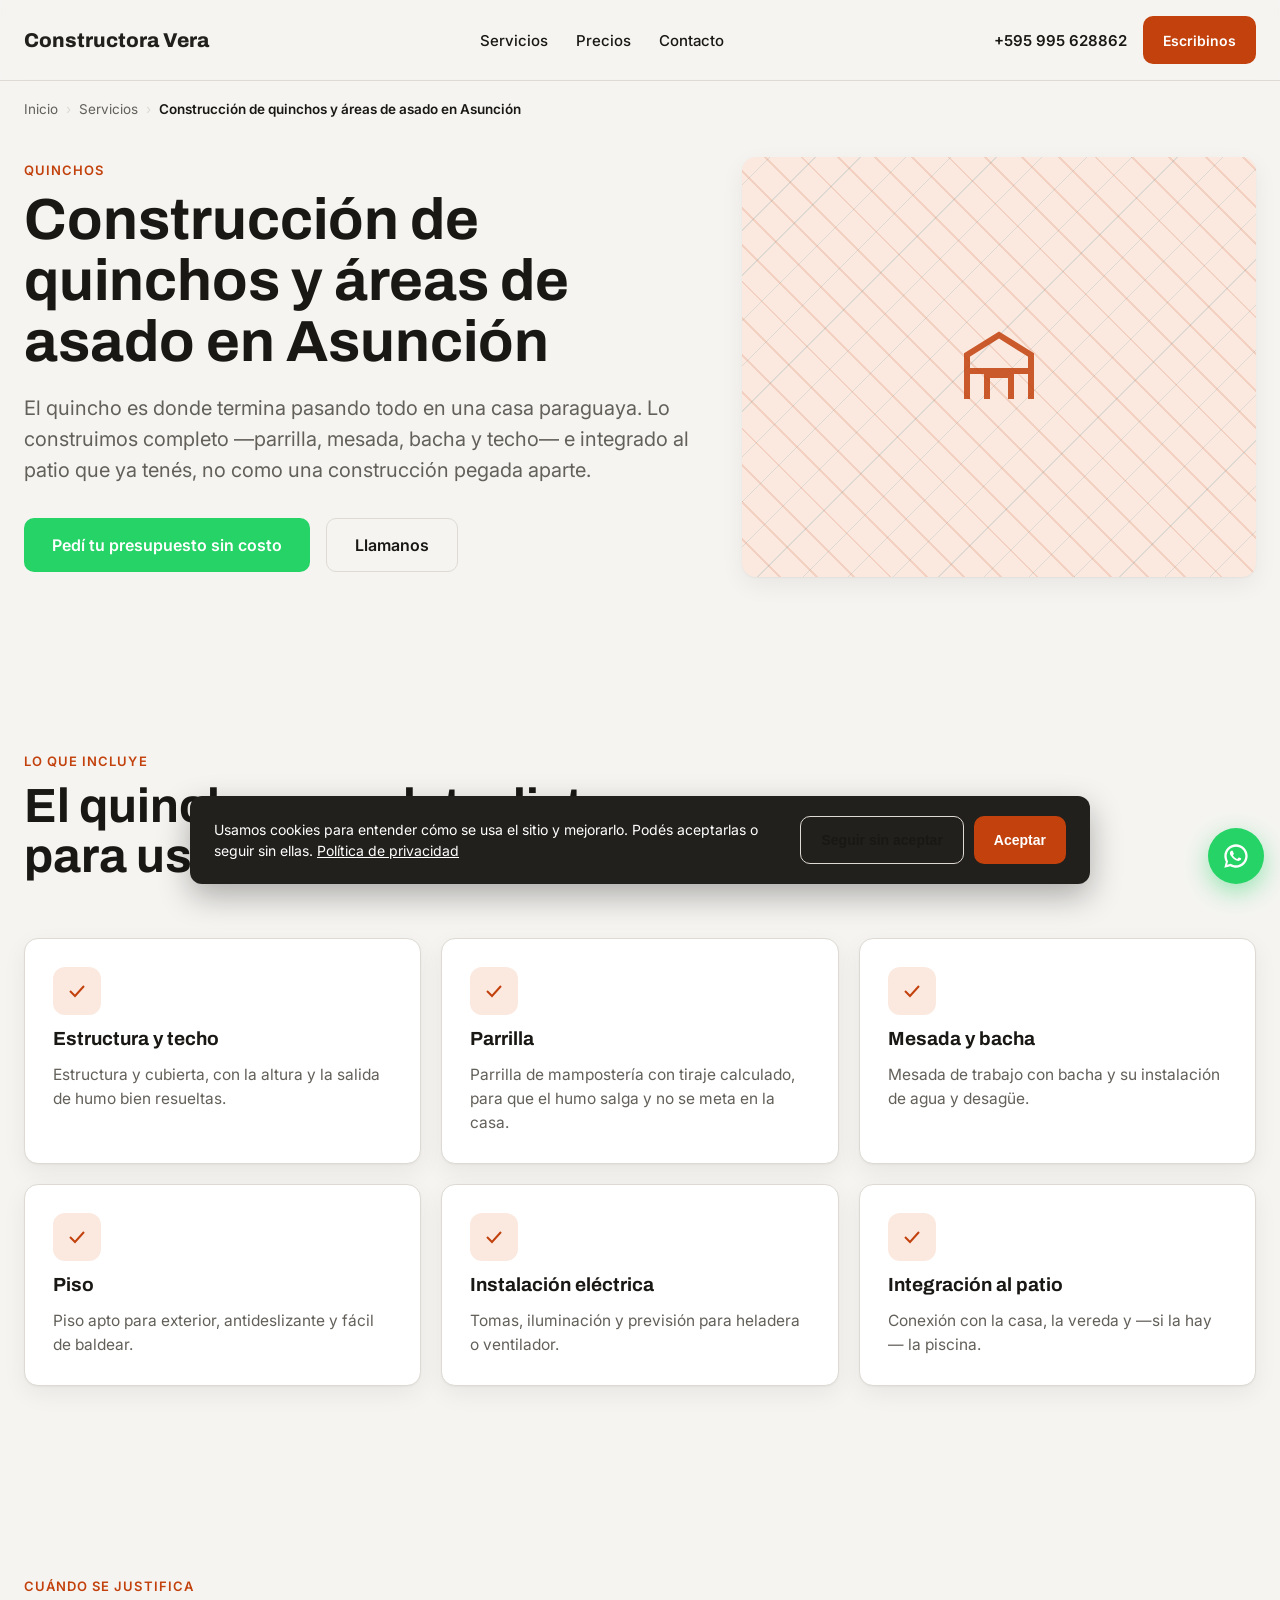
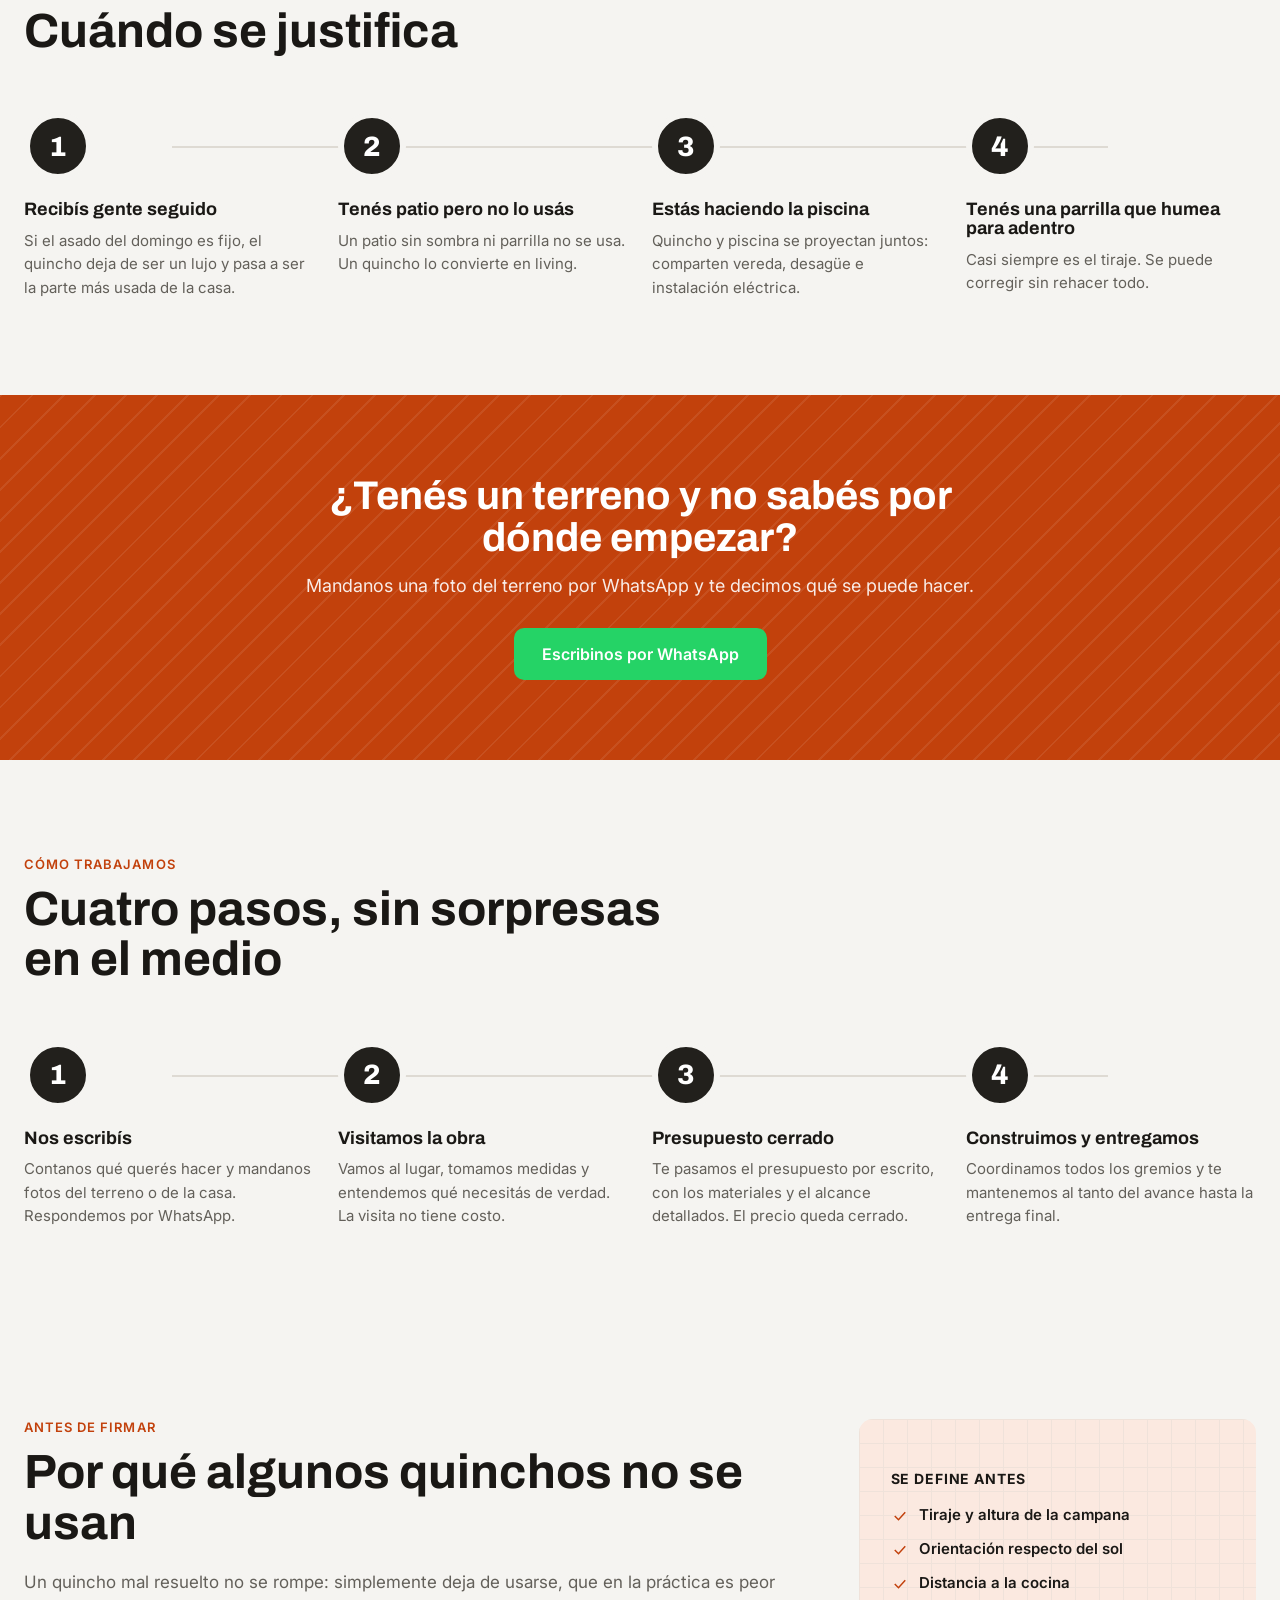
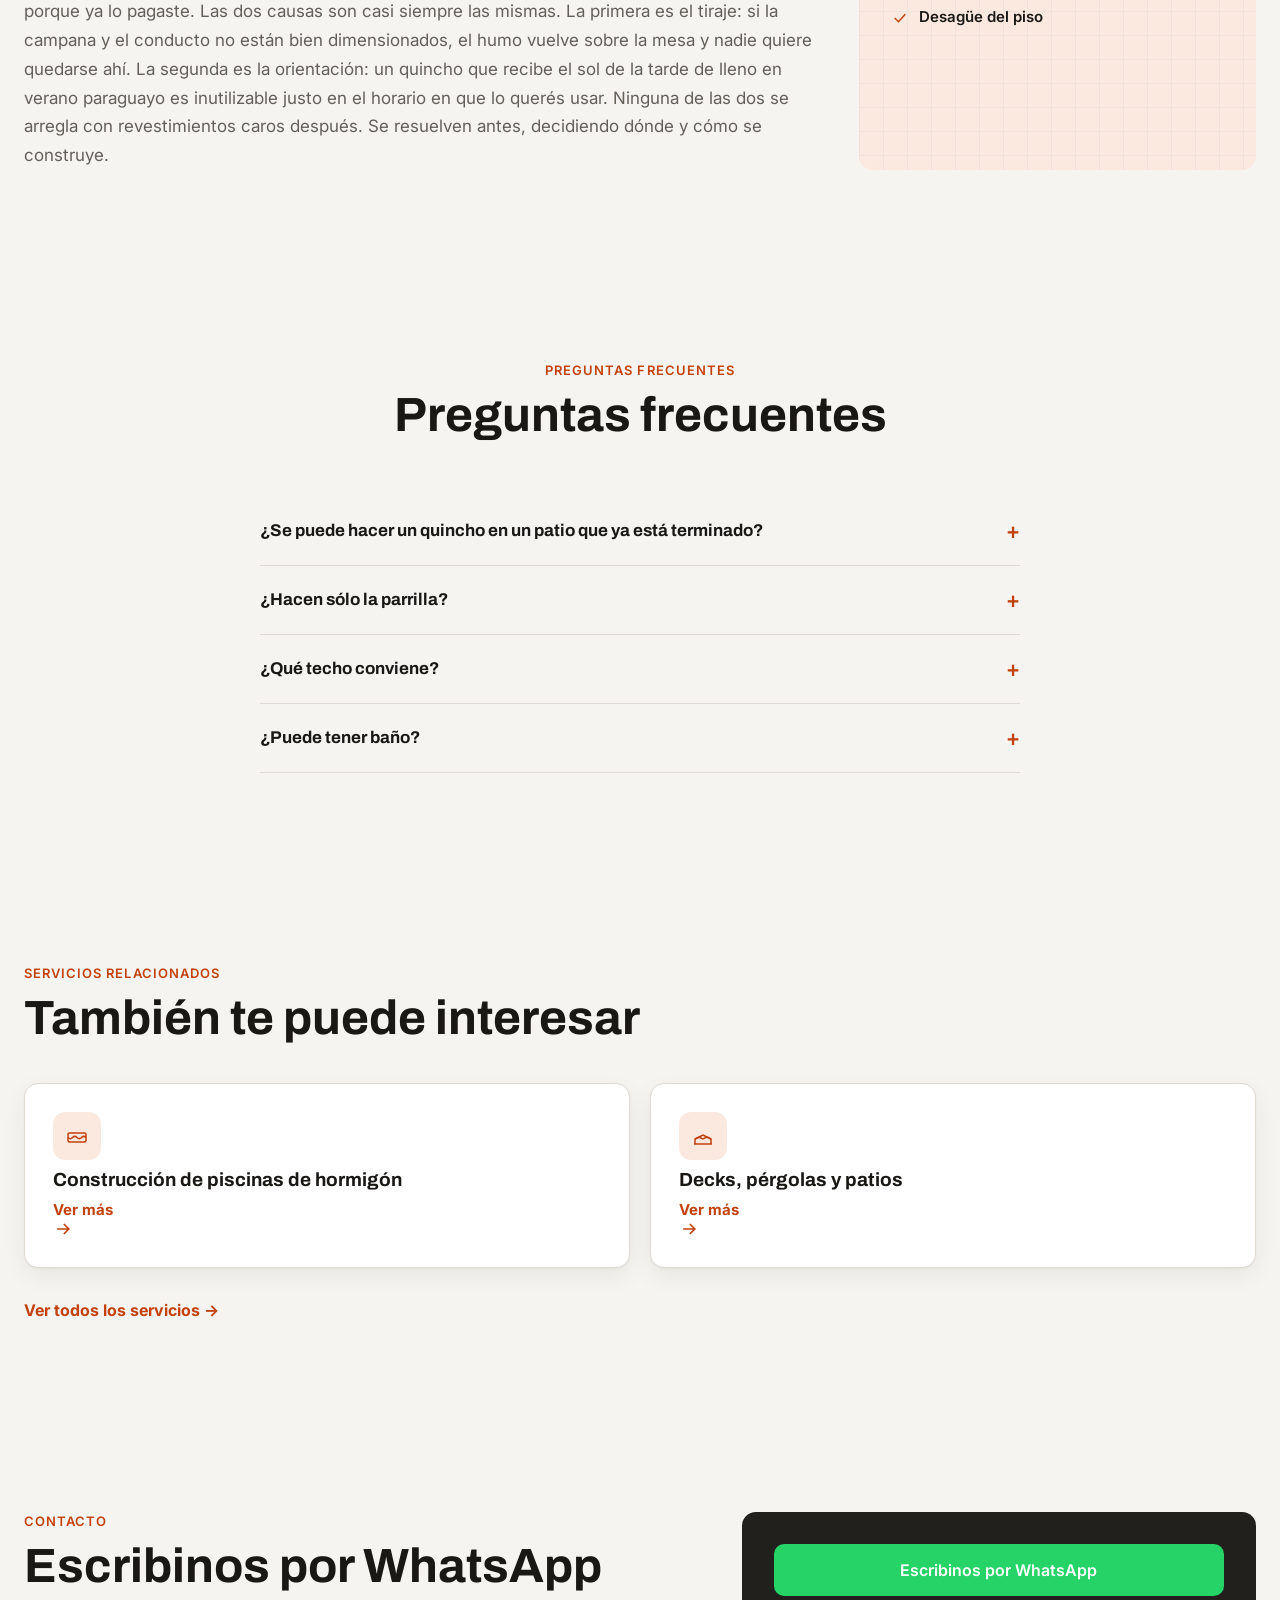
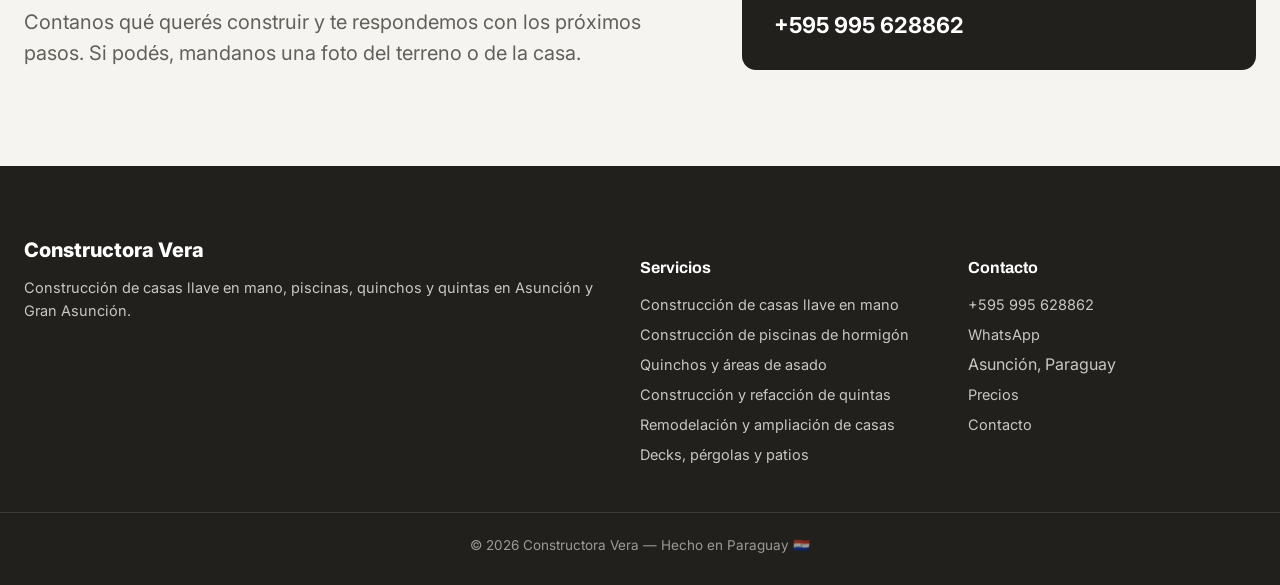
<file: servicios/quinchos/index.html>
<!doctype html>
<html lang="es-PY">
<head>
<meta charset="UTF-8">
<meta name="viewport" content="width=device-width, initial-scale=1">
<title>Construcción de quinchos en Asunción | Constructora Vera</title>
<meta name="description" content="Construcción de quinchos y áreas de asado en Asunción. Parrilla, mesada, bacha y techo, integrados al patio que ya tenés. Presupuesto sin costo.">
<meta name="robots" content="noindex,nofollow">
<link rel="canonical" href="https://cornflowerblue-frog-810812.hostingersite.com/servicios/quinchos/">
<meta property="og:title" content="Construcción de quinchos en Asunción | Constructora Vera">
<meta property="og:description" content="Construcción de quinchos y áreas de asado en Asunción. Parrilla, mesada, bacha y techo, integrados al patio que ya tenés. Presupuesto sin costo.">
<meta property="og:type" content="website">
<meta property="og:locale" content="es_PY">
<meta property="og:site_name" content="Constructora Vera">
<link rel="icon" href="data:image/svg+xml,<svg xmlns=%22http://www.w3.org/2000/svg%22 viewBox=%220 0 100 100%22><rect width=%22100%22 height=%22100%22 rx=%2216%22 fill=%22%23C2410C%22/><text x=%2250%22 y=%2274%22 font-family=%22Archivo,sans-serif%22 font-size=%2264%22 font-weight=%22700%22 fill=%22%23ffffff%22 text-anchor=%22middle%22>V</text></svg>">
<link rel="preconnect" href="https://fonts.googleapis.com">
<link rel="preconnect" href="https://fonts.gstatic.com" crossorigin>
<link href="https://fonts.googleapis.com/css2?family=Archivo:wght@700;800&family=Inter:wght@400;500;600&display=swap" rel="stylesheet">
<link rel="stylesheet" href="/assets/css/site.css">
</head>
<body>

<header class="site">
  <div class="container header-inner">
    <a href="/" class="logo">Constructora Vera</a>
    <nav class="main-nav">
      <div class="nav-drop">
        <a href="/#servicios">Servicios</a>
        <div class="nav-drop-menu">
          <a href="/servicios/casas-llave-en-mano/">Casas llave en mano</a>
          <a href="/servicios/piscinas/">Piscinas de hormigón</a>
          <a href="/servicios/quinchos/">Quinchos y áreas de asado</a>
          <a href="/servicios/quintas/">Quintas</a>
          <a href="/servicios/remodelaciones/">Remodelaciones</a>
          <a href="/servicios/decks-y-pergolas/">Decks y pérgolas</a>
        </div>
      </div>
      <a href="/precios/">Precios</a>
      <a href="/contacto/">Contacto</a>
    </nav>
    <div class="header-actions">
      <a class="phone-text" href="tel:+595995628862">+595 995 628862</a>
      <a class="btn btn-accent" href="https://wa.me/595995628862?text=Hola%2C%20vi%20su%20p%C3%A1gina%20y%20quiero%20un%20presupuesto%20para%20construir%20una%20casa" target="_blank" rel="noopener">Escribinos</a>
      <button class="mobile-nav-toggle" aria-label="Abrir menú" aria-expanded="false">
        <svg width="24" height="24" viewBox="0 0 24 24" fill="none" stroke="currentColor" stroke-width="2"><path d="M4 7h16M4 12h16M4 17h16"/></svg>
      </button>
    </div>
  </div>
  <div class="mobile-nav">
    <div class="container">
      <a href="/#servicios">Servicios</a>
      <div class="mobile-sub">
        <a href="/servicios/casas-llave-en-mano/">Casas llave en mano</a>
        <a href="/servicios/piscinas/">Piscinas de hormigón</a>
        <a href="/servicios/quinchos/">Quinchos y áreas de asado</a>
        <a href="/servicios/quintas/">Quintas</a>
        <a href="/servicios/remodelaciones/">Remodelaciones</a>
        <a href="/servicios/decks-y-pergolas/">Decks y pérgolas</a>
      </div>
      <a href="/precios/">Precios</a>
      <a href="/contacto/">Contacto</a>
    </div>
  </div>
</header>

<main>
<div class="breadcrumbs">
  <div class="container">
    <a href="/">Inicio</a><span class="sep">›</span><a href="/#servicios">Servicios</a><span class="sep">›</span><span class="current">Construcción de quinchos y áreas de asado en Asunción</span>
  </div>
</div>

<section class="hero-split">
  <div class="container">
    <div class="hero-content fade-up">
      <span class="eyebrow">QUINCHOS</span>
      <h1>Construcción de quinchos y áreas de asado en Asunción</h1>
      <p class="ingress" style="margin-top:20px;">El quincho es donde termina pasando todo en una casa paraguaya. Lo construimos completo —parrilla, mesada, bacha y techo— e integrado al patio que ya tenés, no como una construcción pegada aparte.</p>
      <div class="hero-ctas">
        <a class="btn btn-wa" href="https://wa.me/595995628862?text=Hola%2C%20quiero%20consultar%20por%20construcci%C3%B3n%20de%20quincho" target="_blank" rel="noopener">Pedí tu presupuesto sin costo</a>
        <a class="btn btn-outline" href="tel:+595995628862">Llamanos</a>
      </div>
    </div>
    <div class="motif-panel fade-up"><svg width="24" height="24" viewBox="0 0 24 24" fill="none" stroke="currentColor" stroke-width="1.5"><path d="M4 20V9l8-5 8 5v11"/><path d="M9 20v-6h6v6M4 13h16"/></svg></div>
  </div>
</section>

<section class="incluye">
  <div class="container">
    <div class="head fade-up">
      <span class="eyebrow">LO QUE INCLUYE</span>
      <h2>El quincho completo, listo para usar</h2>
    </div>
    <div class="bento-even">
        <div class="card fade-up">
          <div class="icon-box"><svg width="24" height="24" viewBox="0 0 24 24" fill="none" stroke="currentColor" stroke-width="2"><path d="M5 12l5 5L19 7"/></svg></div>
          <h3>Estructura y techo</h3>
          <p>Estructura y cubierta, con la altura y la salida de humo bien resueltas.</p>
        </div>
        <div class="card fade-up">
          <div class="icon-box"><svg width="24" height="24" viewBox="0 0 24 24" fill="none" stroke="currentColor" stroke-width="2"><path d="M5 12l5 5L19 7"/></svg></div>
          <h3>Parrilla</h3>
          <p>Parrilla de mampostería con tiraje calculado, para que el humo salga y no se meta en la casa.</p>
        </div>
        <div class="card fade-up">
          <div class="icon-box"><svg width="24" height="24" viewBox="0 0 24 24" fill="none" stroke="currentColor" stroke-width="2"><path d="M5 12l5 5L19 7"/></svg></div>
          <h3>Mesada y bacha</h3>
          <p>Mesada de trabajo con bacha y su instalación de agua y desagüe.</p>
        </div>
        <div class="card fade-up">
          <div class="icon-box"><svg width="24" height="24" viewBox="0 0 24 24" fill="none" stroke="currentColor" stroke-width="2"><path d="M5 12l5 5L19 7"/></svg></div>
          <h3>Piso</h3>
          <p>Piso apto para exterior, antideslizante y fácil de baldear.</p>
        </div>
        <div class="card fade-up">
          <div class="icon-box"><svg width="24" height="24" viewBox="0 0 24 24" fill="none" stroke="currentColor" stroke-width="2"><path d="M5 12l5 5L19 7"/></svg></div>
          <h3>Instalación eléctrica</h3>
          <p>Tomas, iluminación y previsión para heladera o ventilador.</p>
        </div>
        <div class="card fade-up">
          <div class="icon-box"><svg width="24" height="24" viewBox="0 0 24 24" fill="none" stroke="currentColor" stroke-width="2"><path d="M5 12l5 5L19 7"/></svg></div>
          <h3>Integración al patio</h3>
          <p>Conexión con la casa, la vereda y —si la hay— la piscina.</p>
        </div>
    </div>
  </div>
</section>

<section>
  <div class="container">
    <div class="head fade-up" style="max-width:640px;">
      <span class="eyebrow">CUÁNDO SE JUSTIFICA</span>
      <h2>Cuándo se justifica</h2>
    </div>
    <div class="stepper">
        <div class="step fade-up">
          <div class="num">1</div>
          <h3>Recibís gente seguido</h3>
          <p>Si el asado del domingo es fijo, el quincho deja de ser un lujo y pasa a ser la parte más usada de la casa.</p>
        </div>
        <div class="step fade-up">
          <div class="num">2</div>
          <h3>Tenés patio pero no lo usás</h3>
          <p>Un patio sin sombra ni parrilla no se usa. Un quincho lo convierte en living.</p>
        </div>
        <div class="step fade-up">
          <div class="num">3</div>
          <h3>Estás haciendo la piscina</h3>
          <p>Quincho y piscina se proyectan juntos: comparten vereda, desagüe e instalación eléctrica.</p>
        </div>
        <div class="step fade-up">
          <div class="num">4</div>
          <h3>Tenés una parrilla que humea para adentro</h3>
          <p>Casi siempre es el tiraje. Se puede corregir sin rehacer todo.</p>
        </div>
    </div>
  </div>
</section>

<section class="banda-accent full-bleed">
  <div class="container">
    <h2 class="fade-up">¿Tenés un terreno y no sabés por dónde empezar?</h2>
    <p class="fade-up">Mandanos una foto del terreno por WhatsApp y te decimos qué se puede hacer.</p>
    <a class="btn btn-wa fade-up" href="https://wa.me/595995628862?text=Hola%2C%20le%20mando%20una%20foto%20de%20mi%20terreno%20para%20consultar%20qu%C3%A9%20se%20puede%20hacer%20sobre%20mi%20terreno" target="_blank" rel="noopener">Escribinos por WhatsApp</a>
  </div>
</section>

<section id="como-trabajamos">
  <div class="container">
    <div class="head fade-up" style="max-width:640px;">
      <span class="eyebrow">CÓMO TRABAJAMOS</span>
      <h2>Cuatro pasos, sin sorpresas en el medio</h2>
    </div>
    <div class="stepper">
      <div class="step fade-up">
        <div class="num">1</div>
        <h3>Nos escribís</h3>
        <p>Contanos qué querés hacer y mandanos fotos del terreno o de la casa. Respondemos por WhatsApp.</p>
      </div>
      <div class="step fade-up">
        <div class="num">2</div>
        <h3>Visitamos la obra</h3>
        <p>Vamos al lugar, tomamos medidas y entendemos qué necesitás de verdad. La visita no tiene costo.</p>
      </div>
      <div class="step fade-up">
        <div class="num">3</div>
        <h3>Presupuesto cerrado</h3>
        <p>Te pasamos el presupuesto por escrito, con los materiales y el alcance detallados. El precio queda cerrado.</p>
      </div>
      <div class="step fade-up">
        <div class="num">4</div>
        <h3>Construimos y entregamos</h3>
        <p>Coordinamos todos los gremios y te mantenemos al tanto del avance hasta la entrega final.</p>
      </div>
    </div>
  </div>
</section>

<section class="split-23 full-bleed">
  <div class="container">
    <div class="main fade-up">
      <span class="eyebrow">ANTES DE FIRMAR</span>
      <h2>Por qué algunos quinchos no se usan</h2>
      <p>Un quincho mal resuelto no se rompe: simplemente deja de usarse, que en la práctica es peor porque ya lo pagaste. Las dos causas son casi siempre las mismas. La primera es el tiraje: si la campana y el conducto no están bien dimensionados, el humo vuelve sobre la mesa y nadie quiere quedarse ahí. La segunda es la orientación: un quincho que recibe el sol de la tarde de lleno en verano paraguayo es inutilizable justo en el horario en que lo querés usar. Ninguna de las dos se arregla con revestimientos caros después. Se resuelven antes, decidiendo dónde y cómo se construye.</p>
    </div>
    <div class="side fade-up">
      <h4>Se define antes</h4>
      <ul>
          <li><svg width="18" height="18" viewBox="0 0 24 24" fill="none" stroke="currentColor" stroke-width="2"><path d="M5 12l5 5L19 7"/></svg>Tiraje y altura de la campana</li>
          <li><svg width="18" height="18" viewBox="0 0 24 24" fill="none" stroke="currentColor" stroke-width="2"><path d="M5 12l5 5L19 7"/></svg>Orientación respecto del sol</li>
          <li><svg width="18" height="18" viewBox="0 0 24 24" fill="none" stroke="currentColor" stroke-width="2"><path d="M5 12l5 5L19 7"/></svg>Distancia a la cocina</li>
          <li><svg width="18" height="18" viewBox="0 0 24 24" fill="none" stroke="currentColor" stroke-width="2"><path d="M5 12l5 5L19 7"/></svg>Desagüe del piso</li>
      </ul>
    </div>
  </div>
</section>

<section class="faq" id="faq">
  <div class="container">
    <div class="head fade-up">
      <span class="eyebrow">PREGUNTAS FRECUENTES</span>
      <h2>Preguntas frecuentes</h2>
    </div>
    <div style="margin-top:40px;">
        <div class="faq-item">
          <button class="faq-q"><span>¿Se puede hacer un quincho en un patio que ya está terminado?</span><span class="plus">+</span></button>
          <div class="faq-a"><p>Sí. Vemos el espacio, el desagüe existente y por dónde pasar las instalaciones antes de cotizar.</p></div>
        </div>
        <div class="faq-item">
          <button class="faq-q"><span>¿Hacen sólo la parrilla?</span><span class="plus">+</span></button>
          <div class="faq-a"><p>Sí, también hacemos parrillas sueltas o corregimos parrillas existentes que humean para adentro.</p></div>
        </div>
        <div class="faq-item">
          <button class="faq-q"><span>¿Qué techo conviene?</span><span class="plus">+</span></button>
          <div class="faq-a"><p>Depende de la orientación y del uso. Lo definimos en la visita, no por catálogo.</p></div>
        </div>
        <div class="faq-item">
          <button class="faq-q"><span>¿Puede tener baño?</span><span class="plus">+</span></button>
          <div class="faq-a"><p>Sí, si hay dónde conectar el desagüe. Se cotiza aparte porque cambia bastante la obra.</p></div>
        </div>
    </div>
  </div>
</section>

<section>
  <div class="container">
    <div class="head fade-up" style="max-width:640px; margin-bottom:0;">
      <span class="eyebrow">SERVICIOS RELACIONADOS</span>
      <h2>También te puede interesar</h2>
    </div>
    <div class="relacionados-grid">
      <div class="card fade-up">
        <div class="icon-box"><svg width="24" height="24" viewBox="0 0 24 24" fill="none" stroke="currentColor" stroke-width="1.5"><rect x="3" y="9" width="18" height="9" rx="1.5"/><path d="M3 13.5c1.5 1.5 3 1.5 4.5 0s3-1.5 4.5 0 3 1.5 4.5 0 3-1.5 4.5 0"/></svg></div>
        <h3>Construcción de piscinas de hormigón</h3>
        <a class="card-link" href="/servicios/piscinas/">Ver más <svg width="20" height="20" viewBox="0 0 24 24" fill="none" stroke="currentColor" stroke-width="2"><path d="M5 12h14M13 6l6 6-6 6"/></svg></a>
      </div>
      <div class="card fade-up">
        <div class="icon-box"><svg width="24" height="24" viewBox="0 0 24 24" fill="none" stroke="currentColor" stroke-width="1.5"><path d="M3 20h18M4 20v-5l4-2 4 2 4-2 4 2v5"/><path d="M4 15l8-4 8 4"/></svg></div>
        <h3>Decks, pérgolas y patios</h3>
        <a class="card-link" href="/servicios/decks-y-pergolas/">Ver más <svg width="20" height="20" viewBox="0 0 24 24" fill="none" stroke="currentColor" stroke-width="2"><path d="M5 12h14M13 6l6 6-6 6"/></svg></a>
      </div>
    </div>
    <p class="fade-up" style="margin-top:32px;"><a href="/#servicios" style="color:var(--accent); font-weight:700; text-decoration:none;">Ver todos los servicios →</a></p>
  </div>
</section>

<section class="contacto-simple" id="contacto">
  <div class="container">
    <div class="fade-up">
      <span class="eyebrow">CONTACTO</span>
      <h2>Escribinos por WhatsApp</h2>
      <p class="ingress" style="margin-top:16px;">Contanos qué querés construir y te respondemos con los próximos pasos. Si podés, mandanos una foto del terreno o de la casa.</p>
    </div>
    <div class="wa-block fade-up">
      <a class="btn btn-wa" href="https://wa.me/595995628862?text=Hola%2C%20quiero%20consultar%20por%20construcci%C3%B3n%20de%20quincho" target="_blank" rel="noopener">Escribinos por WhatsApp</a>
      <span class="num">+595 995 628862</span>
    </div>
  </div>
</section>
</main>

<footer class="site">
  <div class="container footer-grid">
    <div>
      <span class="brand">Constructora Vera</span>
      <p>Construcción de casas llave en mano, piscinas, quinchos y quintas en Asunción y Gran Asunción.</p>
    </div>
    <div>
      <h4>Servicios</h4>
      <ul>
        <li><a href="/servicios/casas-llave-en-mano/">Construcción de casas llave en mano</a></li>
        <li><a href="/servicios/piscinas/">Construcción de piscinas de hormigón</a></li>
        <li><a href="/servicios/quinchos/">Quinchos y áreas de asado</a></li>
        <li><a href="/servicios/quintas/">Construcción y refacción de quintas</a></li>
        <li><a href="/servicios/remodelaciones/">Remodelación y ampliación de casas</a></li>
        <li><a href="/servicios/decks-y-pergolas/">Decks, pérgolas y patios</a></li>
      </ul>
    </div>
    <div>
      <h4>Contacto</h4>
      <ul>
        <li><a href="tel:+595995628862">+595 995 628862</a></li>
        <li><a href="https://wa.me/595995628862" target="_blank" rel="noopener">WhatsApp</a></li>
        <li>Asunción, Paraguay</li>
        <li><a href="/precios/">Precios</a></li>
        <li><a href="/contacto/">Contacto</a></li>
      </ul>
    </div>
  </div>
  <div class="footer-bottom">© 2026 Constructora Vera — Hecho en Paraguay 🇵🇾</div>
</footer>

<a class="fab-wa" href="https://wa.me/595995628862?text=Hola%2C%20quiero%20consultar%20por%20construcci%C3%B3n%20de%20quincho" target="_blank" rel="noopener" aria-label="Escribinos por WhatsApp">
  <svg width="28" height="28" viewBox="0 0 24 24" fill="currentColor"><path d="M12 2C6.5 2 2 6.5 2 12c0 1.8.5 3.5 1.3 5L2 22l5.2-1.3c1.5.8 3.1 1.3 4.8 1.3 5.5 0 10-4.5 10-10S17.5 2 12 2Zm0 18c-1.5 0-3-.4-4.2-1.1l-.3-.2-3.1.8.8-3-.2-.3C4.4 15 4 13.5 4 12c0-4.4 3.6-8 8-8s8 3.6 8 8-3.6 8-8 8Zm4.4-5.9c-.2-.1-1.4-.7-1.7-.8-.2-.1-.4-.1-.6.1-.2.2-.6.8-.8 1-.1.2-.3.2-.5.1-.2-.1-1-.4-2-1.2-.7-.7-1.2-1.5-1.4-1.7-.1-.2 0-.4.1-.5.1-.1.2-.3.4-.4.1-.1.2-.2.2-.4.1-.2 0-.3 0-.4-.1-.1-.6-1.5-.8-2-.2-.5-.4-.4-.6-.4h-.5c-.2 0-.4.1-.6.3-.2.2-.8.8-.8 1.9s.8 2.2 1 2.4c.1.2 1.6 2.5 4 3.5.6.2 1 .4 1.3.5.6.2 1.1.1 1.5-.1.5-.2 1.4-.6 1.6-1.1.2-.5.2-1 .1-1.1-.1-.1-.2-.2-.4-.3Z"/></svg>
</a>

<div class="mobile-bar">
  <a class="btn btn-wa" href="https://wa.me/595995628862?text=Hola%2C%20quiero%20consultar%20por%20construcci%C3%B3n%20de%20quincho" target="_blank" rel="noopener">WhatsApp</a>
  <a class="btn btn-outline" href="tel:+595995628862">Llamar</a>
</div>

<div class="consent" id="consent">
  <p>Usamos cookies para entender cómo se usa el sitio y mejorarlo. Podés aceptarlas o seguir sin ellas. <a href="#" style="color:#fff;text-decoration:underline;">Política de privacidad</a><!-- CONECTAR: política de privacidad --></p>
  <div style="display:flex; gap:10px;">
    <button class="btn btn-outline" id="consent-reject">Seguir sin aceptar</button>
    <button class="btn btn-accent" id="consent-accept">Aceptar</button>
  </div>
</div>

<script type="application/ld+json">
{
  "@context": "https://schema.org",
  "@type": "GeneralContractor",
  "name": "Constructora Vera",
  "telephone": "+595995628862",
  "areaServed": ["Asunción", "San Lorenzo", "Luque", "Lambaré", "Fernando de la Mora", "Capiatá", "Paraguay"],
  "address": {
    "@type": "PostalAddress",
    "addressLocality": "Asunción",
    "addressRegion": "Capital",
    "addressCountry": "PY"
  }
}
</script>
<script type="application/ld+json">
{
  "@context": "https://schema.org",
  "@type": "Service",
  "name": "Construcción de quinchos y áreas de asado en Asunción",
  "description": "Construcción de quinchos y áreas de asado en Asunción. Parrilla, mesada, bacha y techo, integrados al patio que ya tenés. Presupuesto sin costo.",
  "provider": {"@type": "GeneralContractor", "name": "Constructora Vera", "telephone": "+595995628862"},
  "areaServed": ["Asunción", "San Lorenzo", "Luque", "Lambaré", "Fernando de la Mora", "Capiatá", "Paraguay"],
  "url": "https://cornflowerblue-frog-810812.hostingersite.com/servicios/quinchos/"
}
</script>
<script type="application/ld+json">
{
  "@context": "https://schema.org",
  "@type": "FAQPage",
  "mainEntity": [
    {"@type":"Question","name":"¿Se puede hacer un quincho en un patio que ya está terminado?","acceptedAnswer":{"@type":"Answer","text":"Sí. Vemos el espacio, el desagüe existente y por dónde pasar las instalaciones antes de cotizar."}},
    {"@type":"Question","name":"¿Hacen sólo la parrilla?","acceptedAnswer":{"@type":"Answer","text":"Sí, también hacemos parrillas sueltas o corregimos parrillas existentes que humean para adentro."}},
    {"@type":"Question","name":"¿Qué techo conviene?","acceptedAnswer":{"@type":"Answer","text":"Depende de la orientación y del uso. Lo definimos en la visita, no por catálogo."}},
    {"@type":"Question","name":"¿Puede tener baño?","acceptedAnswer":{"@type":"Answer","text":"Sí, si hay dónde conectar el desagüe. Se cotiza aparte porque cambia bastante la obra."}}
  ]
}
</script>
<script type="application/ld+json">
{
  "@context": "https://schema.org",
  "@type": "BreadcrumbList",
  "itemListElement": [
    {"@type":"ListItem","position":1,"name":"Inicio","item":"https://cornflowerblue-frog-810812.hostingersite.com/"},
    {"@type":"ListItem","position":2,"name":"Servicios","item":"https://cornflowerblue-frog-810812.hostingersite.com/#servicios"},
    {"@type":"ListItem","position":3,"name":"Construcción de quinchos y áreas de asado en Asunción","item":"https://cornflowerblue-frog-810812.hostingersite.com/servicios/quinchos/"}
  ]
}
</script>

<script src="/assets/js/site.js"></script>

</body>
</html>
</file>
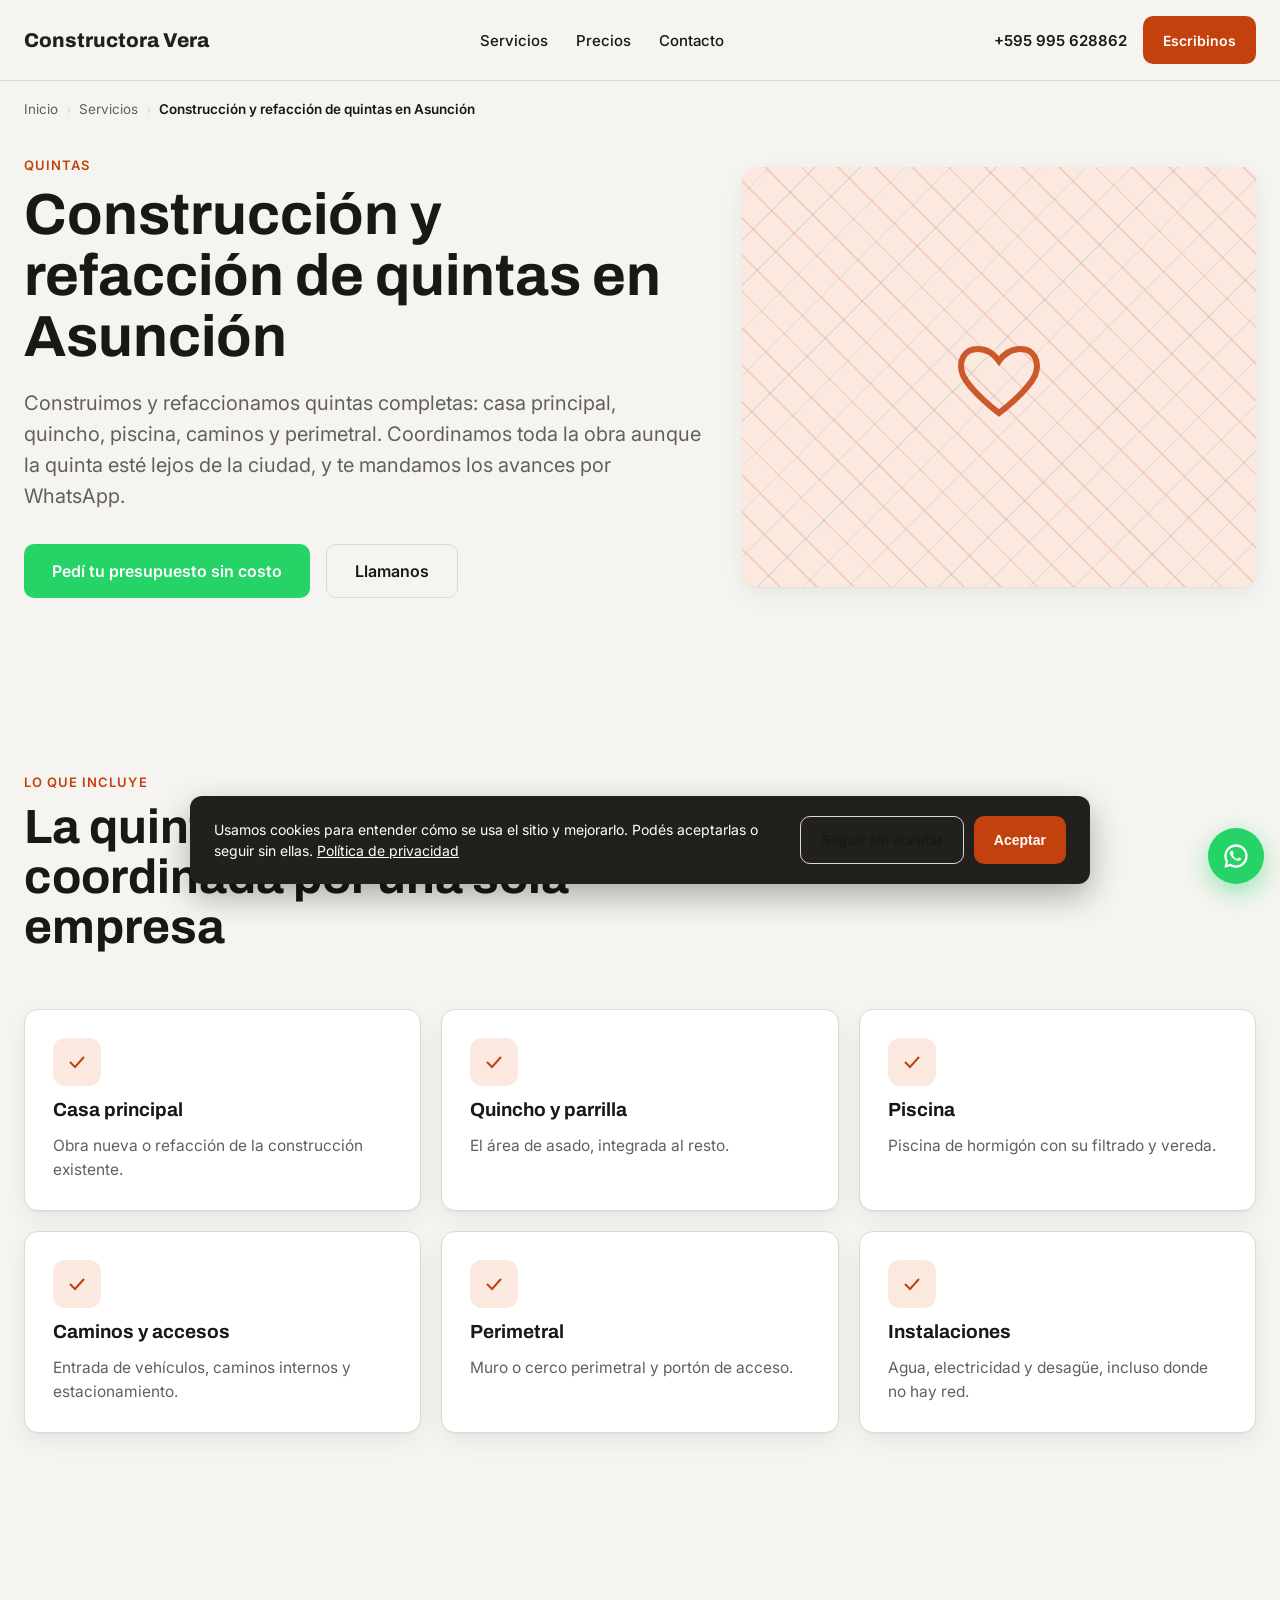
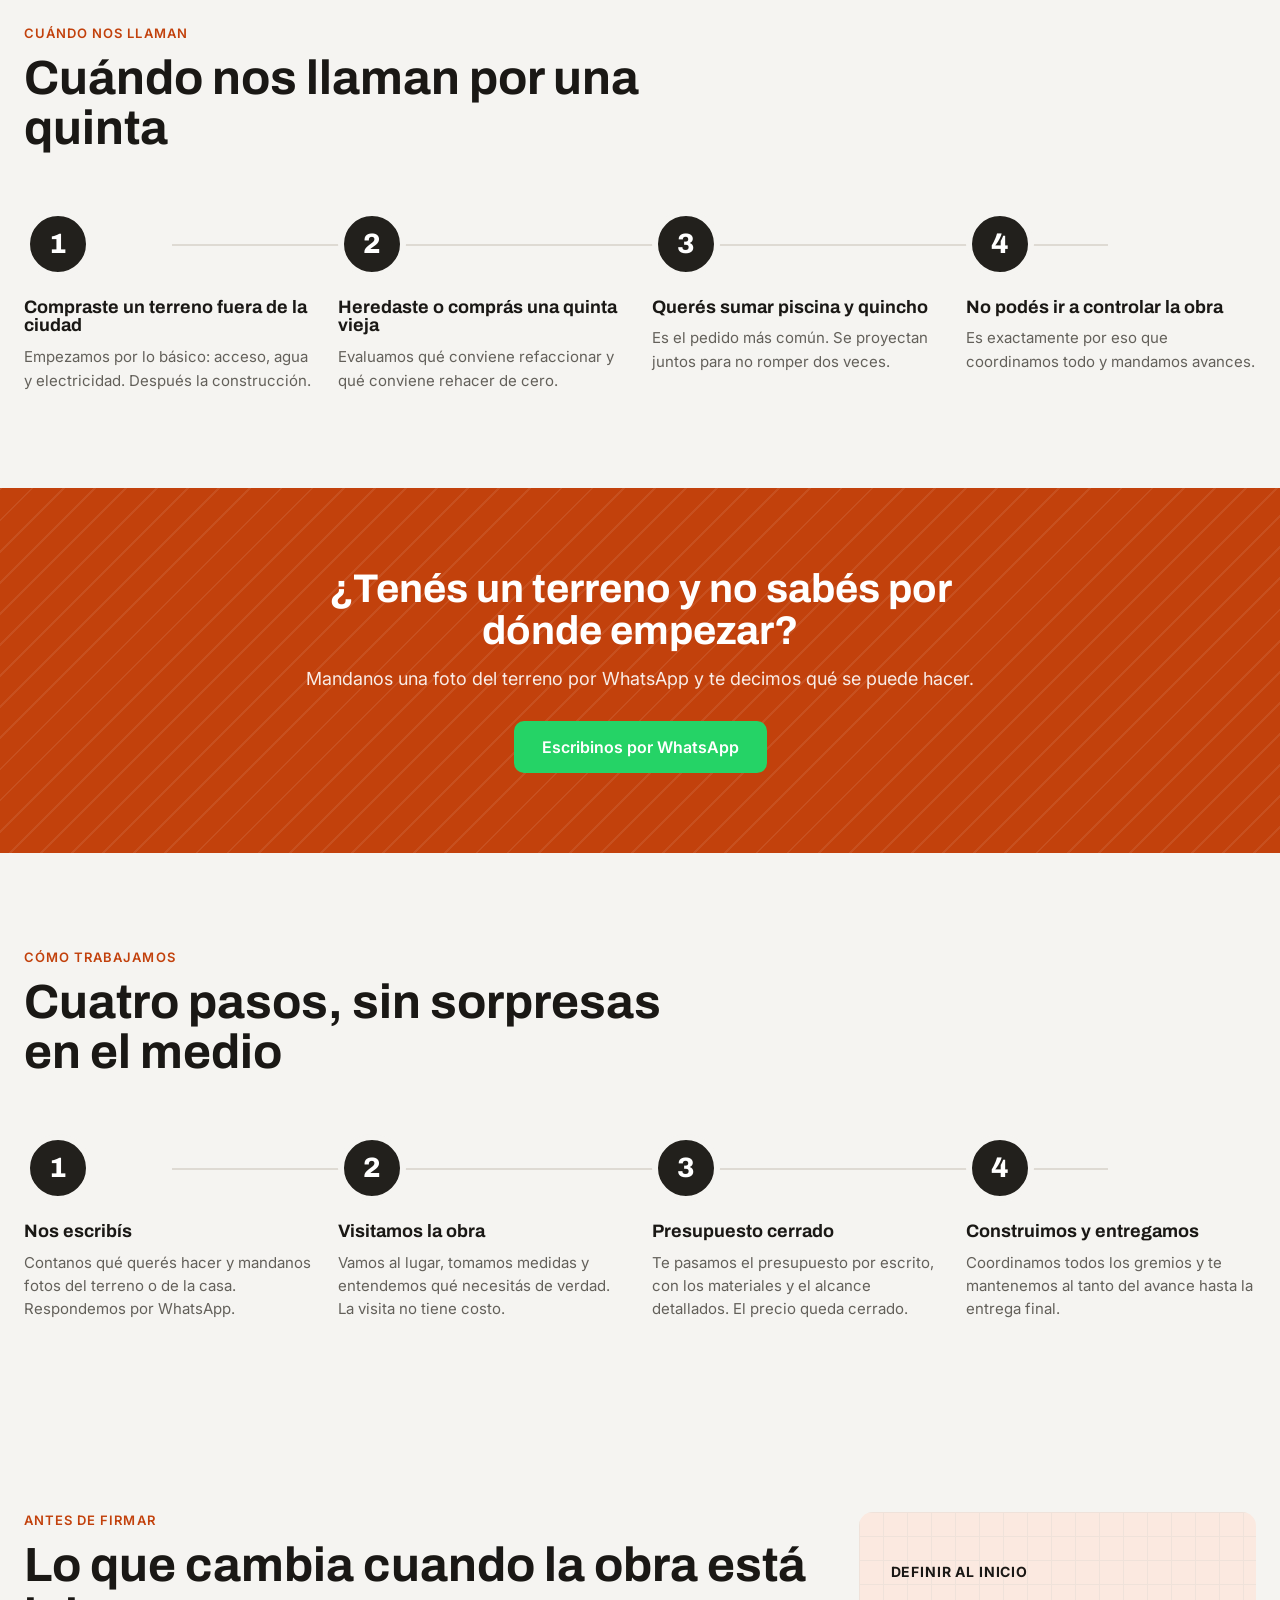
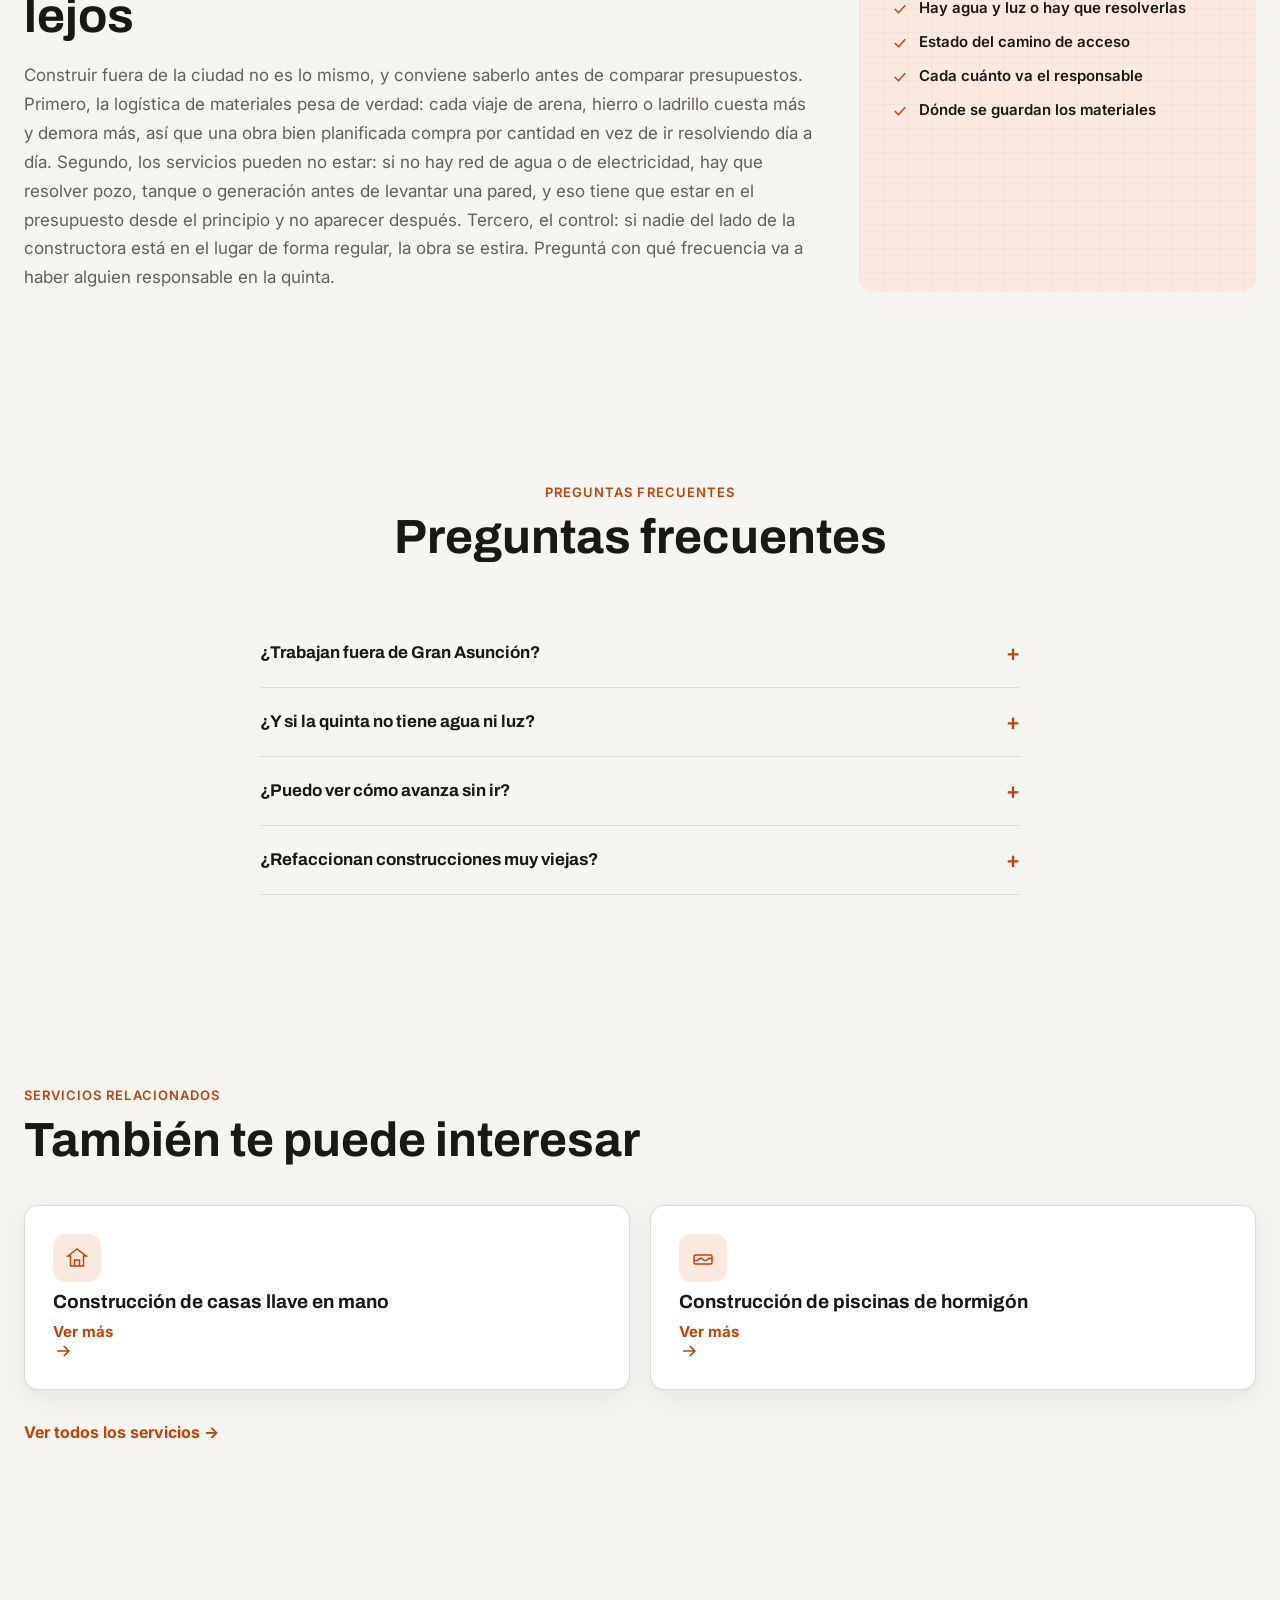
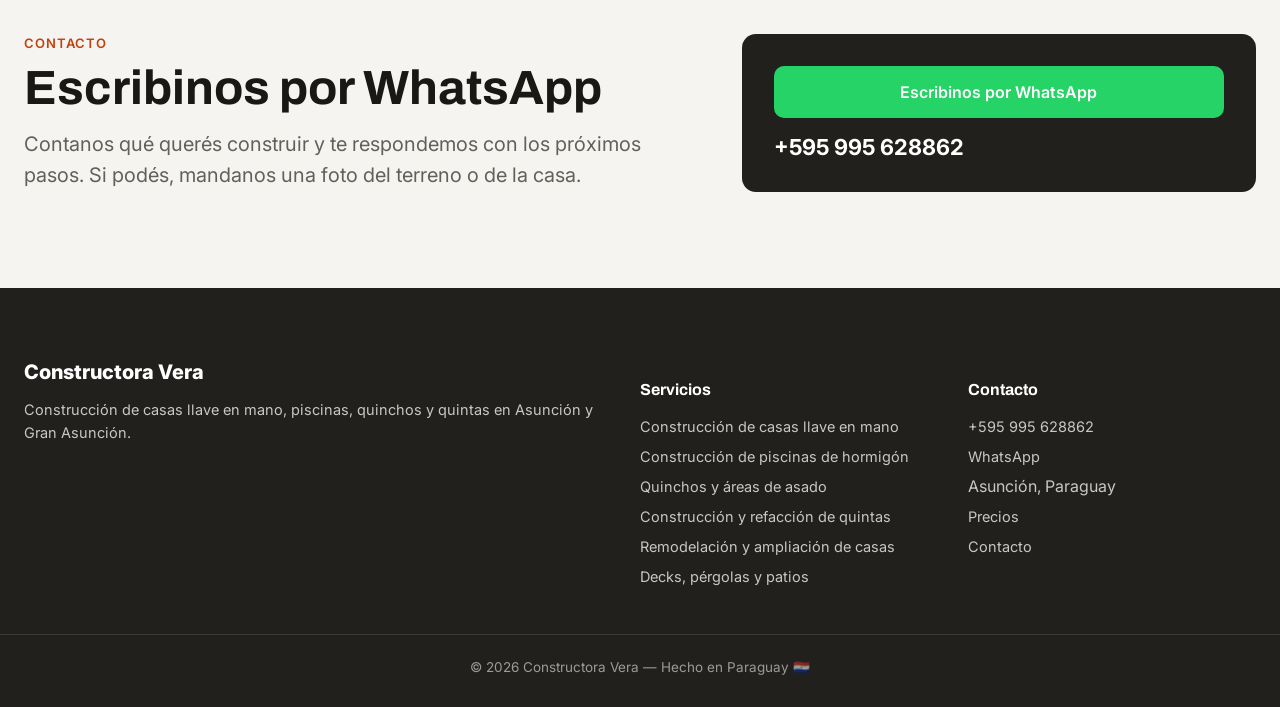
<file: servicios/quintas/index.html>
<!doctype html>
<html lang="es-PY">
<head>
<meta charset="UTF-8">
<meta name="viewport" content="width=device-width, initial-scale=1">
<title>Construcción de quintas en Asunción | Constructora Vera</title>
<meta name="description" content="Construcción y refacción de quintas en Asunción y alrededores: casa, quincho, piscina y perimetral. Coordinamos la obra aunque esté lejos.">
<meta name="robots" content="noindex,nofollow">
<link rel="canonical" href="https://cornflowerblue-frog-810812.hostingersite.com/servicios/quintas/">
<meta property="og:title" content="Construcción de quintas en Asunción | Constructora Vera">
<meta property="og:description" content="Construcción y refacción de quintas en Asunción y alrededores: casa, quincho, piscina y perimetral. Coordinamos la obra aunque esté lejos.">
<meta property="og:type" content="website">
<meta property="og:locale" content="es_PY">
<meta property="og:site_name" content="Constructora Vera">
<link rel="icon" href="data:image/svg+xml,<svg xmlns=%22http://www.w3.org/2000/svg%22 viewBox=%220 0 100 100%22><rect width=%22100%22 height=%22100%22 rx=%2216%22 fill=%22%23C2410C%22/><text x=%2250%22 y=%2274%22 font-family=%22Archivo,sans-serif%22 font-size=%2264%22 font-weight=%22700%22 fill=%22%23ffffff%22 text-anchor=%22middle%22>V</text></svg>">
<link rel="preconnect" href="https://fonts.googleapis.com">
<link rel="preconnect" href="https://fonts.gstatic.com" crossorigin>
<link href="https://fonts.googleapis.com/css2?family=Archivo:wght@700;800&family=Inter:wght@400;500;600&display=swap" rel="stylesheet">
<link rel="stylesheet" href="/assets/css/site.css">
</head>
<body>

<header class="site">
  <div class="container header-inner">
    <a href="/" class="logo">Constructora Vera</a>
    <nav class="main-nav">
      <div class="nav-drop">
        <a href="/#servicios">Servicios</a>
        <div class="nav-drop-menu">
          <a href="/servicios/casas-llave-en-mano/">Casas llave en mano</a>
          <a href="/servicios/piscinas/">Piscinas de hormigón</a>
          <a href="/servicios/quinchos/">Quinchos y áreas de asado</a>
          <a href="/servicios/quintas/">Quintas</a>
          <a href="/servicios/remodelaciones/">Remodelaciones</a>
          <a href="/servicios/decks-y-pergolas/">Decks y pérgolas</a>
        </div>
      </div>
      <a href="/precios/">Precios</a>
      <a href="/contacto/">Contacto</a>
    </nav>
    <div class="header-actions">
      <a class="phone-text" href="tel:+595995628862">+595 995 628862</a>
      <a class="btn btn-accent" href="https://wa.me/595995628862?text=Hola%2C%20vi%20su%20p%C3%A1gina%20y%20quiero%20un%20presupuesto%20para%20construir%20una%20casa" target="_blank" rel="noopener">Escribinos</a>
      <button class="mobile-nav-toggle" aria-label="Abrir menú" aria-expanded="false">
        <svg width="24" height="24" viewBox="0 0 24 24" fill="none" stroke="currentColor" stroke-width="2"><path d="M4 7h16M4 12h16M4 17h16"/></svg>
      </button>
    </div>
  </div>
  <div class="mobile-nav">
    <div class="container">
      <a href="/#servicios">Servicios</a>
      <div class="mobile-sub">
        <a href="/servicios/casas-llave-en-mano/">Casas llave en mano</a>
        <a href="/servicios/piscinas/">Piscinas de hormigón</a>
        <a href="/servicios/quinchos/">Quinchos y áreas de asado</a>
        <a href="/servicios/quintas/">Quintas</a>
        <a href="/servicios/remodelaciones/">Remodelaciones</a>
        <a href="/servicios/decks-y-pergolas/">Decks y pérgolas</a>
      </div>
      <a href="/precios/">Precios</a>
      <a href="/contacto/">Contacto</a>
    </div>
  </div>
</header>

<main>
<div class="breadcrumbs">
  <div class="container">
    <a href="/">Inicio</a><span class="sep">›</span><a href="/#servicios">Servicios</a><span class="sep">›</span><span class="current">Construcción y refacción de quintas en Asunción</span>
  </div>
</div>

<section class="hero-split">
  <div class="container">
    <div class="hero-content fade-up">
      <span class="eyebrow">QUINTAS</span>
      <h1>Construcción y refacción de quintas en Asunción</h1>
      <p class="ingress" style="margin-top:20px;">Construimos y refaccionamos quintas completas: casa principal, quincho, piscina, caminos y perimetral. Coordinamos toda la obra aunque la quinta esté lejos de la ciudad, y te mandamos los avances por WhatsApp.</p>
      <div class="hero-ctas">
        <a class="btn btn-wa" href="https://wa.me/595995628862?text=Hola%2C%20quiero%20consultar%20por%20construcci%C3%B3n%20o%20refacci%C3%B3n%20de%20quinta" target="_blank" rel="noopener">Pedí tu presupuesto sin costo</a>
        <a class="btn btn-outline" href="tel:+595995628862">Llamanos</a>
      </div>
    </div>
    <div class="motif-panel fade-up"><svg width="24" height="24" viewBox="0 0 24 24" fill="none" stroke="currentColor" stroke-width="1.5"><path d="M12 21s-7-5.2-9-9.4C1.6 8 3.4 5 6.6 5 8.6 5 10.6 6 12 8c1.4-2 3.4-3 5.4-3 3.2 0 5 3 3.6 6.6C19 15.8 12 21 12 21Z"/></svg></div>
  </div>
</section>

<section class="incluye">
  <div class="container">
    <div class="head fade-up">
      <span class="eyebrow">LO QUE INCLUYE</span>
      <h2>La quinta entera, coordinada por una sola empresa</h2>
    </div>
    <div class="bento-even">
        <div class="card fade-up">
          <div class="icon-box"><svg width="24" height="24" viewBox="0 0 24 24" fill="none" stroke="currentColor" stroke-width="2"><path d="M5 12l5 5L19 7"/></svg></div>
          <h3>Casa principal</h3>
          <p>Obra nueva o refacción de la construcción existente.</p>
        </div>
        <div class="card fade-up">
          <div class="icon-box"><svg width="24" height="24" viewBox="0 0 24 24" fill="none" stroke="currentColor" stroke-width="2"><path d="M5 12l5 5L19 7"/></svg></div>
          <h3>Quincho y parrilla</h3>
          <p>El área de asado, integrada al resto.</p>
        </div>
        <div class="card fade-up">
          <div class="icon-box"><svg width="24" height="24" viewBox="0 0 24 24" fill="none" stroke="currentColor" stroke-width="2"><path d="M5 12l5 5L19 7"/></svg></div>
          <h3>Piscina</h3>
          <p>Piscina de hormigón con su filtrado y vereda.</p>
        </div>
        <div class="card fade-up">
          <div class="icon-box"><svg width="24" height="24" viewBox="0 0 24 24" fill="none" stroke="currentColor" stroke-width="2"><path d="M5 12l5 5L19 7"/></svg></div>
          <h3>Caminos y accesos</h3>
          <p>Entrada de vehículos, caminos internos y estacionamiento.</p>
        </div>
        <div class="card fade-up">
          <div class="icon-box"><svg width="24" height="24" viewBox="0 0 24 24" fill="none" stroke="currentColor" stroke-width="2"><path d="M5 12l5 5L19 7"/></svg></div>
          <h3>Perimetral</h3>
          <p>Muro o cerco perimetral y portón de acceso.</p>
        </div>
        <div class="card fade-up">
          <div class="icon-box"><svg width="24" height="24" viewBox="0 0 24 24" fill="none" stroke="currentColor" stroke-width="2"><path d="M5 12l5 5L19 7"/></svg></div>
          <h3>Instalaciones</h3>
          <p>Agua, electricidad y desagüe, incluso donde no hay red.</p>
        </div>
    </div>
  </div>
</section>

<section>
  <div class="container">
    <div class="head fade-up" style="max-width:640px;">
      <span class="eyebrow">CUÁNDO NOS LLAMAN</span>
      <h2>Cuándo nos llaman por una quinta</h2>
    </div>
    <div class="stepper">
        <div class="step fade-up">
          <div class="num">1</div>
          <h3>Compraste un terreno fuera de la ciudad</h3>
          <p>Empezamos por lo básico: acceso, agua y electricidad. Después la construcción.</p>
        </div>
        <div class="step fade-up">
          <div class="num">2</div>
          <h3>Heredaste o comprás una quinta vieja</h3>
          <p>Evaluamos qué conviene refaccionar y qué conviene rehacer de cero.</p>
        </div>
        <div class="step fade-up">
          <div class="num">3</div>
          <h3>Querés sumar piscina y quincho</h3>
          <p>Es el pedido más común. Se proyectan juntos para no romper dos veces.</p>
        </div>
        <div class="step fade-up">
          <div class="num">4</div>
          <h3>No podés ir a controlar la obra</h3>
          <p>Es exactamente por eso que coordinamos todo y mandamos avances.</p>
        </div>
    </div>
  </div>
</section>

<section class="banda-accent full-bleed">
  <div class="container">
    <h2 class="fade-up">¿Tenés un terreno y no sabés por dónde empezar?</h2>
    <p class="fade-up">Mandanos una foto del terreno por WhatsApp y te decimos qué se puede hacer.</p>
    <a class="btn btn-wa fade-up" href="https://wa.me/595995628862?text=Hola%2C%20le%20mando%20una%20foto%20de%20mi%20terreno%20para%20consultar%20qu%C3%A9%20se%20puede%20hacer%20sobre%20mi%20terreno" target="_blank" rel="noopener">Escribinos por WhatsApp</a>
  </div>
</section>

<section id="como-trabajamos">
  <div class="container">
    <div class="head fade-up" style="max-width:640px;">
      <span class="eyebrow">CÓMO TRABAJAMOS</span>
      <h2>Cuatro pasos, sin sorpresas en el medio</h2>
    </div>
    <div class="stepper">
      <div class="step fade-up">
        <div class="num">1</div>
        <h3>Nos escribís</h3>
        <p>Contanos qué querés hacer y mandanos fotos del terreno o de la casa. Respondemos por WhatsApp.</p>
      </div>
      <div class="step fade-up">
        <div class="num">2</div>
        <h3>Visitamos la obra</h3>
        <p>Vamos al lugar, tomamos medidas y entendemos qué necesitás de verdad. La visita no tiene costo.</p>
      </div>
      <div class="step fade-up">
        <div class="num">3</div>
        <h3>Presupuesto cerrado</h3>
        <p>Te pasamos el presupuesto por escrito, con los materiales y el alcance detallados. El precio queda cerrado.</p>
      </div>
      <div class="step fade-up">
        <div class="num">4</div>
        <h3>Construimos y entregamos</h3>
        <p>Coordinamos todos los gremios y te mantenemos al tanto del avance hasta la entrega final.</p>
      </div>
    </div>
  </div>
</section>

<section class="split-23 full-bleed">
  <div class="container">
    <div class="main fade-up">
      <span class="eyebrow">ANTES DE FIRMAR</span>
      <h2>Lo que cambia cuando la obra está lejos</h2>
      <p>Construir fuera de la ciudad no es lo mismo, y conviene saberlo antes de comparar presupuestos. Primero, la logística de materiales pesa de verdad: cada viaje de arena, hierro o ladrillo cuesta más y demora más, así que una obra bien planificada compra por cantidad en vez de ir resolviendo día a día. Segundo, los servicios pueden no estar: si no hay red de agua o de electricidad, hay que resolver pozo, tanque o generación antes de levantar una pared, y eso tiene que estar en el presupuesto desde el principio y no aparecer después. Tercero, el control: si nadie del lado de la constructora está en el lugar de forma regular, la obra se estira. Preguntá con qué frecuencia va a haber alguien responsable en la quinta.</p>
    </div>
    <div class="side fade-up">
      <h4>Definir al inicio</h4>
      <ul>
          <li><svg width="18" height="18" viewBox="0 0 24 24" fill="none" stroke="currentColor" stroke-width="2"><path d="M5 12l5 5L19 7"/></svg>Hay agua y luz o hay que resolverlas</li>
          <li><svg width="18" height="18" viewBox="0 0 24 24" fill="none" stroke="currentColor" stroke-width="2"><path d="M5 12l5 5L19 7"/></svg>Estado del camino de acceso</li>
          <li><svg width="18" height="18" viewBox="0 0 24 24" fill="none" stroke="currentColor" stroke-width="2"><path d="M5 12l5 5L19 7"/></svg>Cada cuánto va el responsable</li>
          <li><svg width="18" height="18" viewBox="0 0 24 24" fill="none" stroke="currentColor" stroke-width="2"><path d="M5 12l5 5L19 7"/></svg>Dónde se guardan los materiales</li>
      </ul>
    </div>
  </div>
</section>

<section class="faq" id="faq">
  <div class="container">
    <div class="head fade-up">
      <span class="eyebrow">PREGUNTAS FRECUENTES</span>
      <h2>Preguntas frecuentes</h2>
    </div>
    <div style="margin-top:40px;">
        <div class="faq-item">
          <button class="faq-q"><span>¿Trabajan fuera de Gran Asunción?</span><span class="plus">+</span></button>
          <div class="faq-a"><p>Sí, viajamos al interior del país. Según la distancia, el traslado puede impactar en el presupuesto y te lo aclaramos por escrito.</p></div>
        </div>
        <div class="faq-item">
          <button class="faq-q"><span>¿Y si la quinta no tiene agua ni luz?</span><span class="plus">+</span></button>
          <div class="faq-a"><p>Se resuelve como parte de la obra: pozo, tanque, y la instalación eléctrica que corresponda. Entra en el presupuesto desde el principio.</p></div>
        </div>
        <div class="faq-item">
          <button class="faq-q"><span>¿Puedo ver cómo avanza sin ir?</span><span class="plus">+</span></button>
          <div class="faq-a"><p>Sí. Mandamos fotos y avances por WhatsApp.</p></div>
        </div>
        <div class="faq-item">
          <button class="faq-q"><span>¿Refaccionan construcciones muy viejas?</span><span class="plus">+</span></button>
          <div class="faq-a"><p>Sí, pero primero vamos a verlas. A veces conviene refaccionar y a veces rehacer, y te lo decimos con franqueza aunque nos convenga lo contrario.</p></div>
        </div>
    </div>
  </div>
</section>

<section>
  <div class="container">
    <div class="head fade-up" style="max-width:640px; margin-bottom:0;">
      <span class="eyebrow">SERVICIOS RELACIONADOS</span>
      <h2>También te puede interesar</h2>
    </div>
    <div class="relacionados-grid">
      <div class="card fade-up">
        <div class="icon-box"><svg width="24" height="24" viewBox="0 0 24 24" fill="none" stroke="currentColor" stroke-width="1.5"><path d="M12 3 L3 10h2.5v10h13V10H21z"/><path d="M9.5 20v-6h5v6"/></svg></div>
        <h3>Construcción de casas llave en mano</h3>
        <a class="card-link" href="/servicios/casas-llave-en-mano/">Ver más <svg width="20" height="20" viewBox="0 0 24 24" fill="none" stroke="currentColor" stroke-width="2"><path d="M5 12h14M13 6l6 6-6 6"/></svg></a>
      </div>
      <div class="card fade-up">
        <div class="icon-box"><svg width="24" height="24" viewBox="0 0 24 24" fill="none" stroke="currentColor" stroke-width="1.5"><rect x="3" y="9" width="18" height="9" rx="1.5"/><path d="M3 13.5c1.5 1.5 3 1.5 4.5 0s3-1.5 4.5 0 3 1.5 4.5 0 3-1.5 4.5 0"/></svg></div>
        <h3>Construcción de piscinas de hormigón</h3>
        <a class="card-link" href="/servicios/piscinas/">Ver más <svg width="20" height="20" viewBox="0 0 24 24" fill="none" stroke="currentColor" stroke-width="2"><path d="M5 12h14M13 6l6 6-6 6"/></svg></a>
      </div>
    </div>
    <p class="fade-up" style="margin-top:32px;"><a href="/#servicios" style="color:var(--accent); font-weight:700; text-decoration:none;">Ver todos los servicios →</a></p>
  </div>
</section>

<section class="contacto-simple" id="contacto">
  <div class="container">
    <div class="fade-up">
      <span class="eyebrow">CONTACTO</span>
      <h2>Escribinos por WhatsApp</h2>
      <p class="ingress" style="margin-top:16px;">Contanos qué querés construir y te respondemos con los próximos pasos. Si podés, mandanos una foto del terreno o de la casa.</p>
    </div>
    <div class="wa-block fade-up">
      <a class="btn btn-wa" href="https://wa.me/595995628862?text=Hola%2C%20quiero%20consultar%20por%20construcci%C3%B3n%20o%20refacci%C3%B3n%20de%20quinta" target="_blank" rel="noopener">Escribinos por WhatsApp</a>
      <span class="num">+595 995 628862</span>
    </div>
  </div>
</section>
</main>

<footer class="site">
  <div class="container footer-grid">
    <div>
      <span class="brand">Constructora Vera</span>
      <p>Construcción de casas llave en mano, piscinas, quinchos y quintas en Asunción y Gran Asunción.</p>
    </div>
    <div>
      <h4>Servicios</h4>
      <ul>
        <li><a href="/servicios/casas-llave-en-mano/">Construcción de casas llave en mano</a></li>
        <li><a href="/servicios/piscinas/">Construcción de piscinas de hormigón</a></li>
        <li><a href="/servicios/quinchos/">Quinchos y áreas de asado</a></li>
        <li><a href="/servicios/quintas/">Construcción y refacción de quintas</a></li>
        <li><a href="/servicios/remodelaciones/">Remodelación y ampliación de casas</a></li>
        <li><a href="/servicios/decks-y-pergolas/">Decks, pérgolas y patios</a></li>
      </ul>
    </div>
    <div>
      <h4>Contacto</h4>
      <ul>
        <li><a href="tel:+595995628862">+595 995 628862</a></li>
        <li><a href="https://wa.me/595995628862" target="_blank" rel="noopener">WhatsApp</a></li>
        <li>Asunción, Paraguay</li>
        <li><a href="/precios/">Precios</a></li>
        <li><a href="/contacto/">Contacto</a></li>
      </ul>
    </div>
  </div>
  <div class="footer-bottom">© 2026 Constructora Vera — Hecho en Paraguay 🇵🇾</div>
</footer>

<a class="fab-wa" href="https://wa.me/595995628862?text=Hola%2C%20quiero%20consultar%20por%20construcci%C3%B3n%20o%20refacci%C3%B3n%20de%20quinta" target="_blank" rel="noopener" aria-label="Escribinos por WhatsApp">
  <svg width="28" height="28" viewBox="0 0 24 24" fill="currentColor"><path d="M12 2C6.5 2 2 6.5 2 12c0 1.8.5 3.5 1.3 5L2 22l5.2-1.3c1.5.8 3.1 1.3 4.8 1.3 5.5 0 10-4.5 10-10S17.5 2 12 2Zm0 18c-1.5 0-3-.4-4.2-1.1l-.3-.2-3.1.8.8-3-.2-.3C4.4 15 4 13.5 4 12c0-4.4 3.6-8 8-8s8 3.6 8 8-3.6 8-8 8Zm4.4-5.9c-.2-.1-1.4-.7-1.7-.8-.2-.1-.4-.1-.6.1-.2.2-.6.8-.8 1-.1.2-.3.2-.5.1-.2-.1-1-.4-2-1.2-.7-.7-1.2-1.5-1.4-1.7-.1-.2 0-.4.1-.5.1-.1.2-.3.4-.4.1-.1.2-.2.2-.4.1-.2 0-.3 0-.4-.1-.1-.6-1.5-.8-2-.2-.5-.4-.4-.6-.4h-.5c-.2 0-.4.1-.6.3-.2.2-.8.8-.8 1.9s.8 2.2 1 2.4c.1.2 1.6 2.5 4 3.5.6.2 1 .4 1.3.5.6.2 1.1.1 1.5-.1.5-.2 1.4-.6 1.6-1.1.2-.5.2-1 .1-1.1-.1-.1-.2-.2-.4-.3Z"/></svg>
</a>

<div class="mobile-bar">
  <a class="btn btn-wa" href="https://wa.me/595995628862?text=Hola%2C%20quiero%20consultar%20por%20construcci%C3%B3n%20o%20refacci%C3%B3n%20de%20quinta" target="_blank" rel="noopener">WhatsApp</a>
  <a class="btn btn-outline" href="tel:+595995628862">Llamar</a>
</div>

<div class="consent" id="consent">
  <p>Usamos cookies para entender cómo se usa el sitio y mejorarlo. Podés aceptarlas o seguir sin ellas. <a href="#" style="color:#fff;text-decoration:underline;">Política de privacidad</a><!-- CONECTAR: política de privacidad --></p>
  <div style="display:flex; gap:10px;">
    <button class="btn btn-outline" id="consent-reject">Seguir sin aceptar</button>
    <button class="btn btn-accent" id="consent-accept">Aceptar</button>
  </div>
</div>

<script type="application/ld+json">
{
  "@context": "https://schema.org",
  "@type": "GeneralContractor",
  "name": "Constructora Vera",
  "telephone": "+595995628862",
  "areaServed": ["Asunción", "San Lorenzo", "Luque", "Lambaré", "Fernando de la Mora", "Capiatá", "Paraguay"],
  "address": {
    "@type": "PostalAddress",
    "addressLocality": "Asunción",
    "addressRegion": "Capital",
    "addressCountry": "PY"
  }
}
</script>
<script type="application/ld+json">
{
  "@context": "https://schema.org",
  "@type": "Service",
  "name": "Construcción y refacción de quintas en Asunción",
  "description": "Construcción y refacción de quintas en Asunción y alrededores: casa, quincho, piscina y perimetral. Coordinamos la obra aunque esté lejos.",
  "provider": {"@type": "GeneralContractor", "name": "Constructora Vera", "telephone": "+595995628862"},
  "areaServed": ["Asunción", "San Lorenzo", "Luque", "Lambaré", "Fernando de la Mora", "Capiatá", "Paraguay"],
  "url": "https://cornflowerblue-frog-810812.hostingersite.com/servicios/quintas/"
}
</script>
<script type="application/ld+json">
{
  "@context": "https://schema.org",
  "@type": "FAQPage",
  "mainEntity": [
    {"@type":"Question","name":"¿Trabajan fuera de Gran Asunción?","acceptedAnswer":{"@type":"Answer","text":"Sí, viajamos al interior del país. Según la distancia, el traslado puede impactar en el presupuesto y te lo aclaramos por escrito."}},
    {"@type":"Question","name":"¿Y si la quinta no tiene agua ni luz?","acceptedAnswer":{"@type":"Answer","text":"Se resuelve como parte de la obra: pozo, tanque, y la instalación eléctrica que corresponda. Entra en el presupuesto desde el principio."}},
    {"@type":"Question","name":"¿Puedo ver cómo avanza sin ir?","acceptedAnswer":{"@type":"Answer","text":"Sí. Mandamos fotos y avances por WhatsApp."}},
    {"@type":"Question","name":"¿Refaccionan construcciones muy viejas?","acceptedAnswer":{"@type":"Answer","text":"Sí, pero primero vamos a verlas. A veces conviene refaccionar y a veces rehacer, y te lo decimos con franqueza aunque nos convenga lo contrario."}}
  ]
}
</script>
<script type="application/ld+json">
{
  "@context": "https://schema.org",
  "@type": "BreadcrumbList",
  "itemListElement": [
    {"@type":"ListItem","position":1,"name":"Inicio","item":"https://cornflowerblue-frog-810812.hostingersite.com/"},
    {"@type":"ListItem","position":2,"name":"Servicios","item":"https://cornflowerblue-frog-810812.hostingersite.com/#servicios"},
    {"@type":"ListItem","position":3,"name":"Construcción y refacción de quintas en Asunción","item":"https://cornflowerblue-frog-810812.hostingersite.com/servicios/quintas/"}
  ]
}
</script>

<script src="/assets/js/site.js"></script>

</body>
</html>
</file>
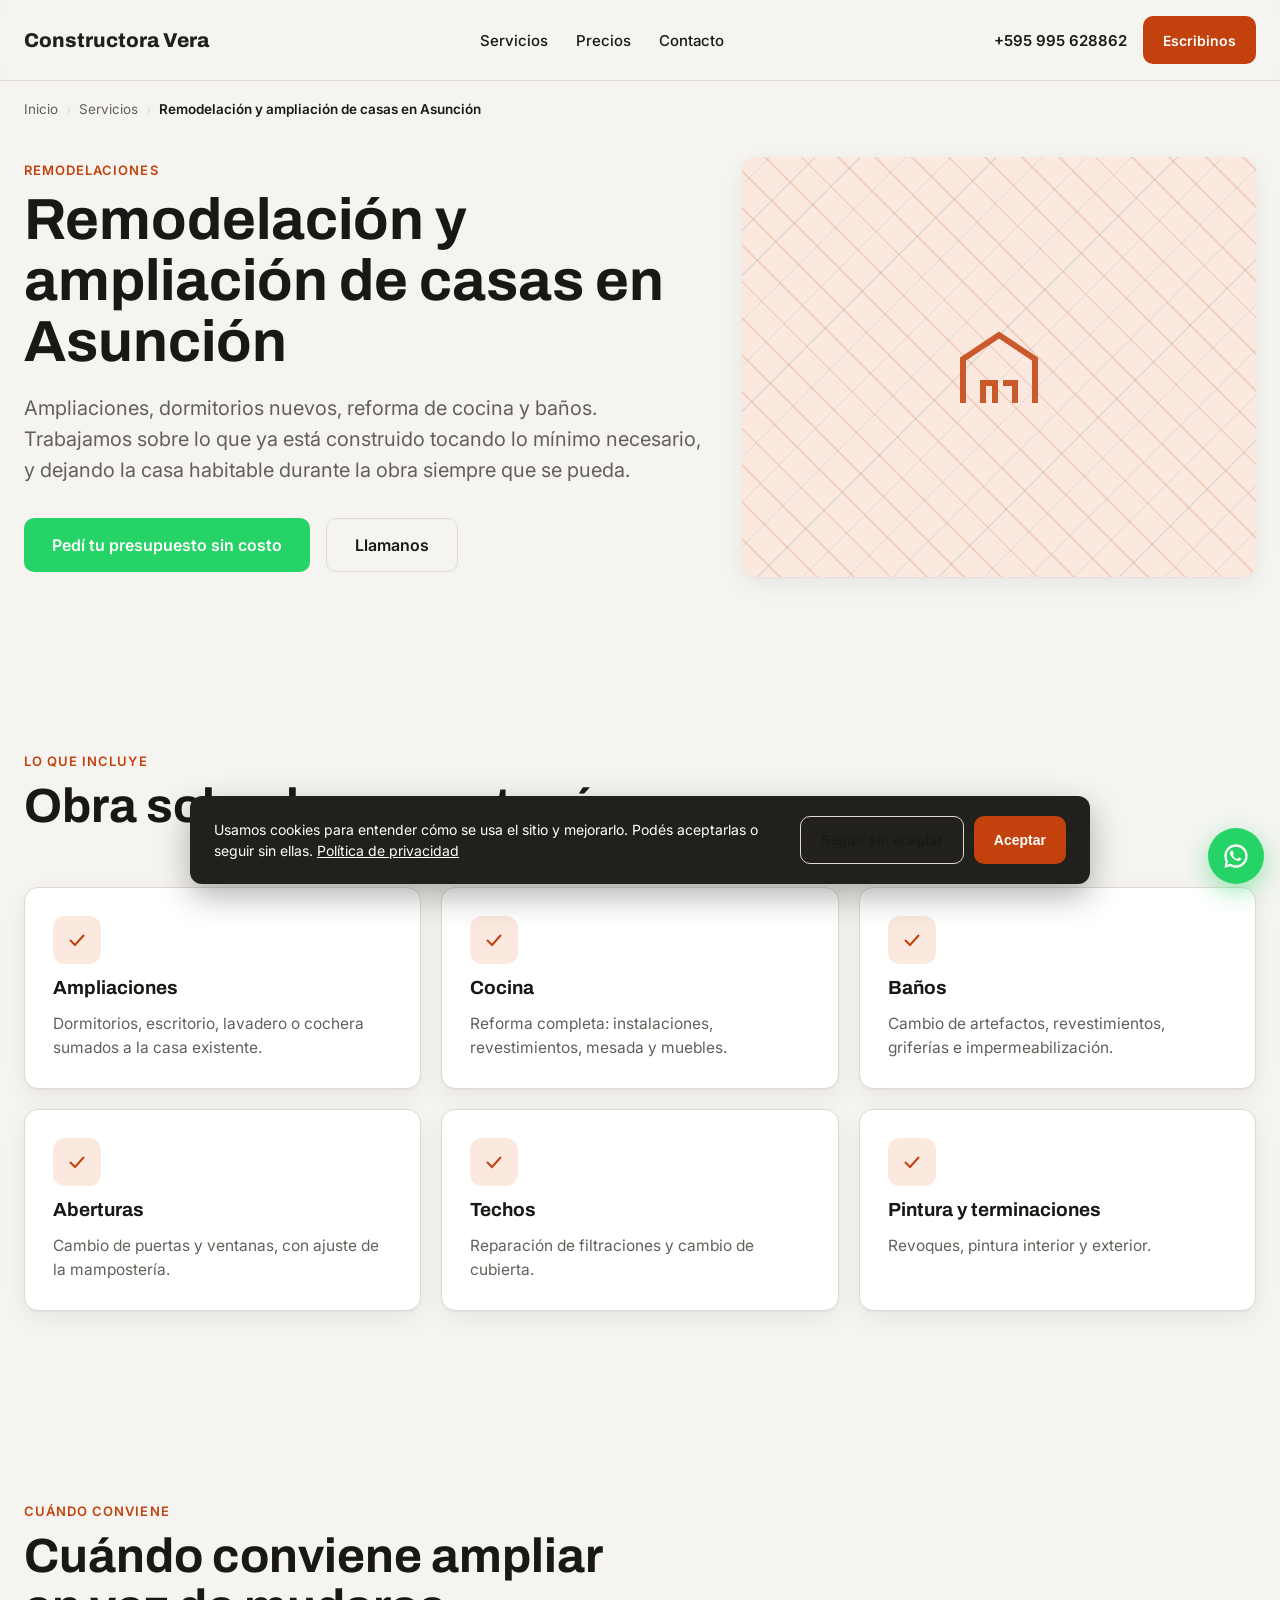
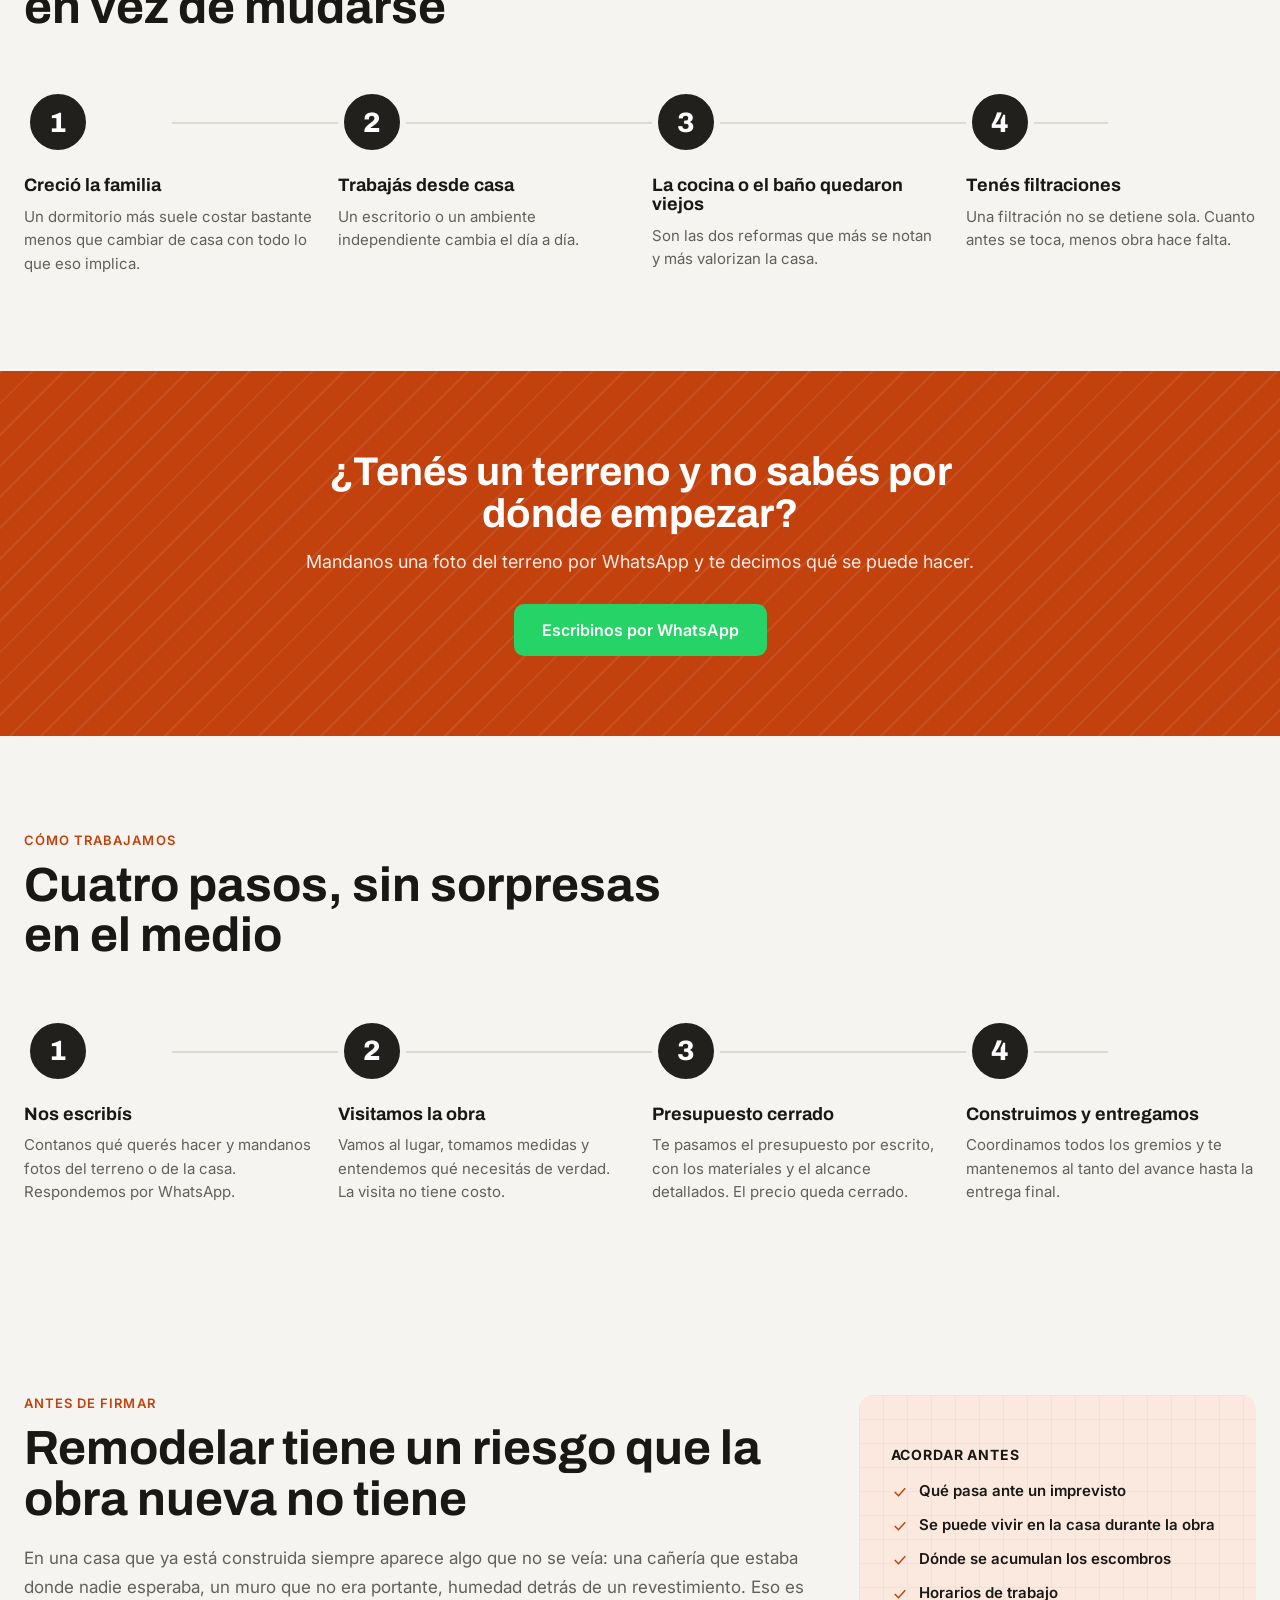
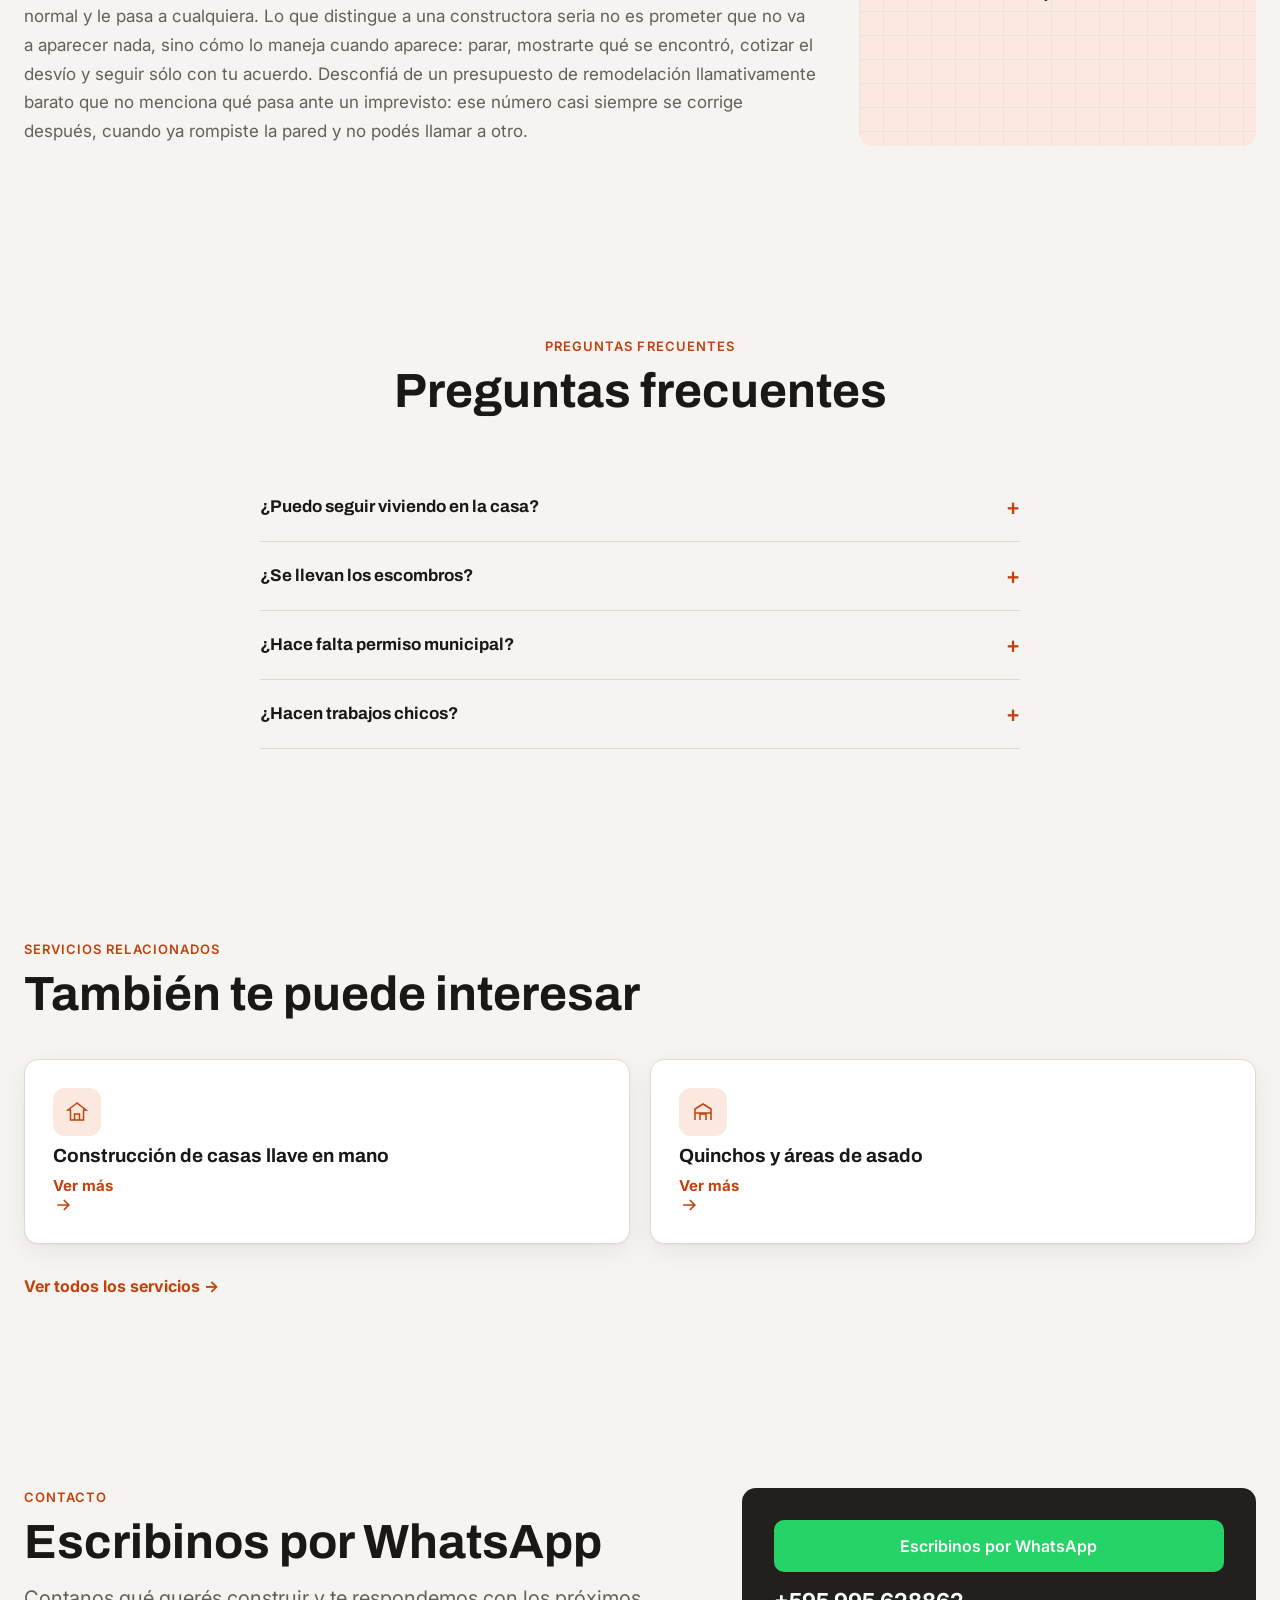
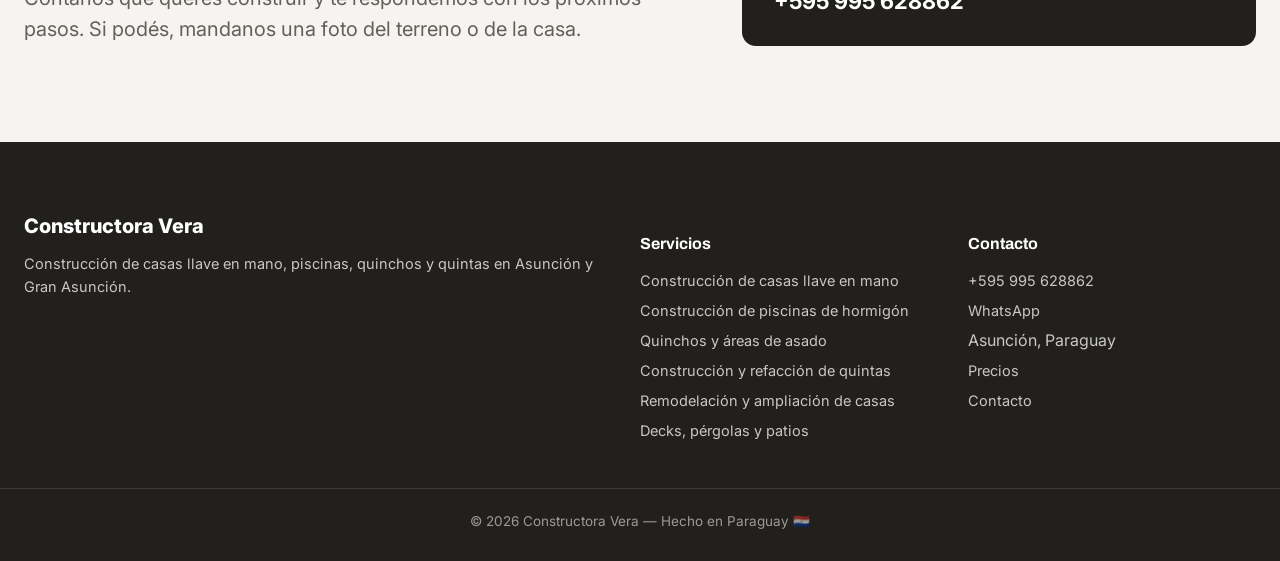
<file: servicios/remodelaciones/index.html>
<!doctype html>
<html lang="es-PY">
<head>
<meta charset="UTF-8">
<meta name="viewport" content="width=device-width, initial-scale=1">
<title>Remodelación de casas en Asunción | Constructora Vera</title>
<meta name="description" content="Remodelación y ampliación de casas en Asunción. Dormitorios, cocina y baños, tocando lo mínimo de lo que ya está construido.">
<meta name="robots" content="noindex,nofollow">
<link rel="canonical" href="https://cornflowerblue-frog-810812.hostingersite.com/servicios/remodelaciones/">
<meta property="og:title" content="Remodelación de casas en Asunción | Constructora Vera">
<meta property="og:description" content="Remodelación y ampliación de casas en Asunción. Dormitorios, cocina y baños, tocando lo mínimo de lo que ya está construido.">
<meta property="og:type" content="website">
<meta property="og:locale" content="es_PY">
<meta property="og:site_name" content="Constructora Vera">
<link rel="icon" href="data:image/svg+xml,<svg xmlns=%22http://www.w3.org/2000/svg%22 viewBox=%220 0 100 100%22><rect width=%22100%22 height=%22100%22 rx=%2216%22 fill=%22%23C2410C%22/><text x=%2250%22 y=%2274%22 font-family=%22Archivo,sans-serif%22 font-size=%2264%22 font-weight=%22700%22 fill=%22%23ffffff%22 text-anchor=%22middle%22>V</text></svg>">
<link rel="preconnect" href="https://fonts.googleapis.com">
<link rel="preconnect" href="https://fonts.gstatic.com" crossorigin>
<link href="https://fonts.googleapis.com/css2?family=Archivo:wght@700;800&family=Inter:wght@400;500;600&display=swap" rel="stylesheet">
<link rel="stylesheet" href="/assets/css/site.css">
</head>
<body>

<header class="site">
  <div class="container header-inner">
    <a href="/" class="logo">Constructora Vera</a>
    <nav class="main-nav">
      <div class="nav-drop">
        <a href="/#servicios">Servicios</a>
        <div class="nav-drop-menu">
          <a href="/servicios/casas-llave-en-mano/">Casas llave en mano</a>
          <a href="/servicios/piscinas/">Piscinas de hormigón</a>
          <a href="/servicios/quinchos/">Quinchos y áreas de asado</a>
          <a href="/servicios/quintas/">Quintas</a>
          <a href="/servicios/remodelaciones/">Remodelaciones</a>
          <a href="/servicios/decks-y-pergolas/">Decks y pérgolas</a>
        </div>
      </div>
      <a href="/precios/">Precios</a>
      <a href="/contacto/">Contacto</a>
    </nav>
    <div class="header-actions">
      <a class="phone-text" href="tel:+595995628862">+595 995 628862</a>
      <a class="btn btn-accent" href="https://wa.me/595995628862?text=Hola%2C%20vi%20su%20p%C3%A1gina%20y%20quiero%20un%20presupuesto%20para%20construir%20una%20casa" target="_blank" rel="noopener">Escribinos</a>
      <button class="mobile-nav-toggle" aria-label="Abrir menú" aria-expanded="false">
        <svg width="24" height="24" viewBox="0 0 24 24" fill="none" stroke="currentColor" stroke-width="2"><path d="M4 7h16M4 12h16M4 17h16"/></svg>
      </button>
    </div>
  </div>
  <div class="mobile-nav">
    <div class="container">
      <a href="/#servicios">Servicios</a>
      <div class="mobile-sub">
        <a href="/servicios/casas-llave-en-mano/">Casas llave en mano</a>
        <a href="/servicios/piscinas/">Piscinas de hormigón</a>
        <a href="/servicios/quinchos/">Quinchos y áreas de asado</a>
        <a href="/servicios/quintas/">Quintas</a>
        <a href="/servicios/remodelaciones/">Remodelaciones</a>
        <a href="/servicios/decks-y-pergolas/">Decks y pérgolas</a>
      </div>
      <a href="/precios/">Precios</a>
      <a href="/contacto/">Contacto</a>
    </div>
  </div>
</header>

<main>
<div class="breadcrumbs">
  <div class="container">
    <a href="/">Inicio</a><span class="sep">›</span><a href="/#servicios">Servicios</a><span class="sep">›</span><span class="current">Remodelación y ampliación de casas en Asunción</span>
  </div>
</div>

<section class="hero-split">
  <div class="container">
    <div class="hero-content fade-up">
      <span class="eyebrow">REMODELACIONES</span>
      <h1>Remodelación y ampliación de casas en Asunción</h1>
      <p class="ingress" style="margin-top:20px;">Ampliaciones, dormitorios nuevos, reforma de cocina y baños. Trabajamos sobre lo que ya está construido tocando lo mínimo necesario, y dejando la casa habitable durante la obra siempre que se pueda.</p>
      <div class="hero-ctas">
        <a class="btn btn-wa" href="https://wa.me/595995628862?text=Hola%2C%20quiero%20consultar%20por%20remodelaci%C3%B3n%20o%20ampliaci%C3%B3n%20de%20casa" target="_blank" rel="noopener">Pedí tu presupuesto sin costo</a>
        <a class="btn btn-outline" href="tel:+595995628862">Llamanos</a>
      </div>
    </div>
    <div class="motif-panel fade-up"><svg width="24" height="24" viewBox="0 0 24 24" fill="none" stroke="currentColor" stroke-width="1.5"><path d="M3 21V10l9-6 9 6v11"/><path d="M8 21v-5h3v5m2-5h3v5"/></svg></div>
  </div>
</section>

<section class="incluye">
  <div class="container">
    <div class="head fade-up">
      <span class="eyebrow">LO QUE INCLUYE</span>
      <h2>Obra sobre lo que ya tenés</h2>
    </div>
    <div class="bento-even">
        <div class="card fade-up">
          <div class="icon-box"><svg width="24" height="24" viewBox="0 0 24 24" fill="none" stroke="currentColor" stroke-width="2"><path d="M5 12l5 5L19 7"/></svg></div>
          <h3>Ampliaciones</h3>
          <p>Dormitorios, escritorio, lavadero o cochera sumados a la casa existente.</p>
        </div>
        <div class="card fade-up">
          <div class="icon-box"><svg width="24" height="24" viewBox="0 0 24 24" fill="none" stroke="currentColor" stroke-width="2"><path d="M5 12l5 5L19 7"/></svg></div>
          <h3>Cocina</h3>
          <p>Reforma completa: instalaciones, revestimientos, mesada y muebles.</p>
        </div>
        <div class="card fade-up">
          <div class="icon-box"><svg width="24" height="24" viewBox="0 0 24 24" fill="none" stroke="currentColor" stroke-width="2"><path d="M5 12l5 5L19 7"/></svg></div>
          <h3>Baños</h3>
          <p>Cambio de artefactos, revestimientos, griferías e impermeabilización.</p>
        </div>
        <div class="card fade-up">
          <div class="icon-box"><svg width="24" height="24" viewBox="0 0 24 24" fill="none" stroke="currentColor" stroke-width="2"><path d="M5 12l5 5L19 7"/></svg></div>
          <h3>Aberturas</h3>
          <p>Cambio de puertas y ventanas, con ajuste de la mampostería.</p>
        </div>
        <div class="card fade-up">
          <div class="icon-box"><svg width="24" height="24" viewBox="0 0 24 24" fill="none" stroke="currentColor" stroke-width="2"><path d="M5 12l5 5L19 7"/></svg></div>
          <h3>Techos</h3>
          <p>Reparación de filtraciones y cambio de cubierta.</p>
        </div>
        <div class="card fade-up">
          <div class="icon-box"><svg width="24" height="24" viewBox="0 0 24 24" fill="none" stroke="currentColor" stroke-width="2"><path d="M5 12l5 5L19 7"/></svg></div>
          <h3>Pintura y terminaciones</h3>
          <p>Revoques, pintura interior y exterior.</p>
        </div>
    </div>
  </div>
</section>

<section>
  <div class="container">
    <div class="head fade-up" style="max-width:640px;">
      <span class="eyebrow">CUÁNDO CONVIENE</span>
      <h2>Cuándo conviene ampliar en vez de mudarse</h2>
    </div>
    <div class="stepper">
        <div class="step fade-up">
          <div class="num">1</div>
          <h3>Creció la familia</h3>
          <p>Un dormitorio más suele costar bastante menos que cambiar de casa con todo lo que eso implica.</p>
        </div>
        <div class="step fade-up">
          <div class="num">2</div>
          <h3>Trabajás desde casa</h3>
          <p>Un escritorio o un ambiente independiente cambia el día a día.</p>
        </div>
        <div class="step fade-up">
          <div class="num">3</div>
          <h3>La cocina o el baño quedaron viejos</h3>
          <p>Son las dos reformas que más se notan y más valorizan la casa.</p>
        </div>
        <div class="step fade-up">
          <div class="num">4</div>
          <h3>Tenés filtraciones</h3>
          <p>Una filtración no se detiene sola. Cuanto antes se toca, menos obra hace falta.</p>
        </div>
    </div>
  </div>
</section>

<section class="banda-accent full-bleed">
  <div class="container">
    <h2 class="fade-up">¿Tenés un terreno y no sabés por dónde empezar?</h2>
    <p class="fade-up">Mandanos una foto del terreno por WhatsApp y te decimos qué se puede hacer.</p>
    <a class="btn btn-wa fade-up" href="https://wa.me/595995628862?text=Hola%2C%20le%20mando%20una%20foto%20de%20mi%20terreno%20para%20consultar%20qu%C3%A9%20se%20puede%20hacer%20sobre%20mi%20terreno" target="_blank" rel="noopener">Escribinos por WhatsApp</a>
  </div>
</section>

<section id="como-trabajamos">
  <div class="container">
    <div class="head fade-up" style="max-width:640px;">
      <span class="eyebrow">CÓMO TRABAJAMOS</span>
      <h2>Cuatro pasos, sin sorpresas en el medio</h2>
    </div>
    <div class="stepper">
      <div class="step fade-up">
        <div class="num">1</div>
        <h3>Nos escribís</h3>
        <p>Contanos qué querés hacer y mandanos fotos del terreno o de la casa. Respondemos por WhatsApp.</p>
      </div>
      <div class="step fade-up">
        <div class="num">2</div>
        <h3>Visitamos la obra</h3>
        <p>Vamos al lugar, tomamos medidas y entendemos qué necesitás de verdad. La visita no tiene costo.</p>
      </div>
      <div class="step fade-up">
        <div class="num">3</div>
        <h3>Presupuesto cerrado</h3>
        <p>Te pasamos el presupuesto por escrito, con los materiales y el alcance detallados. El precio queda cerrado.</p>
      </div>
      <div class="step fade-up">
        <div class="num">4</div>
        <h3>Construimos y entregamos</h3>
        <p>Coordinamos todos los gremios y te mantenemos al tanto del avance hasta la entrega final.</p>
      </div>
    </div>
  </div>
</section>

<section class="split-23 full-bleed">
  <div class="container">
    <div class="main fade-up">
      <span class="eyebrow">ANTES DE FIRMAR</span>
      <h2>Remodelar tiene un riesgo que la obra nueva no tiene</h2>
      <p>En una casa que ya está construida siempre aparece algo que no se veía: una cañería que estaba donde nadie esperaba, un muro que no era portante, humedad detrás de un revestimiento. Eso es normal y le pasa a cualquiera. Lo que distingue a una constructora seria no es prometer que no va a aparecer nada, sino cómo lo maneja cuando aparece: parar, mostrarte qué se encontró, cotizar el desvío y seguir sólo con tu acuerdo. Desconfiá de un presupuesto de remodelación llamativamente barato que no menciona qué pasa ante un imprevisto: ese número casi siempre se corrige después, cuando ya rompiste la pared y no podés llamar a otro.</p>
    </div>
    <div class="side fade-up">
      <h4>Acordar antes</h4>
      <ul>
          <li><svg width="18" height="18" viewBox="0 0 24 24" fill="none" stroke="currentColor" stroke-width="2"><path d="M5 12l5 5L19 7"/></svg>Qué pasa ante un imprevisto</li>
          <li><svg width="18" height="18" viewBox="0 0 24 24" fill="none" stroke="currentColor" stroke-width="2"><path d="M5 12l5 5L19 7"/></svg>Se puede vivir en la casa durante la obra</li>
          <li><svg width="18" height="18" viewBox="0 0 24 24" fill="none" stroke="currentColor" stroke-width="2"><path d="M5 12l5 5L19 7"/></svg>Dónde se acumulan los escombros</li>
          <li><svg width="18" height="18" viewBox="0 0 24 24" fill="none" stroke="currentColor" stroke-width="2"><path d="M5 12l5 5L19 7"/></svg>Horarios de trabajo</li>
      </ul>
    </div>
  </div>
</section>

<section class="faq" id="faq">
  <div class="container">
    <div class="head fade-up">
      <span class="eyebrow">PREGUNTAS FRECUENTES</span>
      <h2>Preguntas frecuentes</h2>
    </div>
    <div style="margin-top:40px;">
        <div class="faq-item">
          <button class="faq-q"><span>¿Puedo seguir viviendo en la casa?</span><span class="plus">+</span></button>
          <div class="faq-a"><p>En la mayoría de las ampliaciones, sí. En reformas de cocina o del único baño, hay días en que no se puede usar ese ambiente, y te lo avisamos antes.</p></div>
        </div>
        <div class="faq-item">
          <button class="faq-q"><span>¿Se llevan los escombros?</span><span class="plus">+</span></button>
          <div class="faq-a"><p>Sí, el retiro de escombros entra en el presupuesto.</p></div>
        </div>
        <div class="faq-item">
          <button class="faq-q"><span>¿Hace falta permiso municipal?</span><span class="plus">+</span></button>
          <div class="faq-a"><p>Depende de la obra y del municipio. Te decimos en la visita si tu caso lo requiere.</p></div>
        </div>
        <div class="faq-item">
          <button class="faq-q"><span>¿Hacen trabajos chicos?</span><span class="plus">+</span></button>
          <div class="faq-a"><p>Tomamos obras de remodelación, no changas sueltas de una jornada. Si es algo muy puntual te lo decimos de entrada para no hacerte perder tiempo.</p></div>
        </div>
    </div>
  </div>
</section>

<section>
  <div class="container">
    <div class="head fade-up" style="max-width:640px; margin-bottom:0;">
      <span class="eyebrow">SERVICIOS RELACIONADOS</span>
      <h2>También te puede interesar</h2>
    </div>
    <div class="relacionados-grid">
      <div class="card fade-up">
        <div class="icon-box"><svg width="24" height="24" viewBox="0 0 24 24" fill="none" stroke="currentColor" stroke-width="1.5"><path d="M12 3 L3 10h2.5v10h13V10H21z"/><path d="M9.5 20v-6h5v6"/></svg></div>
        <h3>Construcción de casas llave en mano</h3>
        <a class="card-link" href="/servicios/casas-llave-en-mano/">Ver más <svg width="20" height="20" viewBox="0 0 24 24" fill="none" stroke="currentColor" stroke-width="2"><path d="M5 12h14M13 6l6 6-6 6"/></svg></a>
      </div>
      <div class="card fade-up">
        <div class="icon-box"><svg width="24" height="24" viewBox="0 0 24 24" fill="none" stroke="currentColor" stroke-width="1.5"><path d="M4 20V9l8-5 8 5v11"/><path d="M9 20v-6h6v6M4 13h16"/></svg></div>
        <h3>Quinchos y áreas de asado</h3>
        <a class="card-link" href="/servicios/quinchos/">Ver más <svg width="20" height="20" viewBox="0 0 24 24" fill="none" stroke="currentColor" stroke-width="2"><path d="M5 12h14M13 6l6 6-6 6"/></svg></a>
      </div>
    </div>
    <p class="fade-up" style="margin-top:32px;"><a href="/#servicios" style="color:var(--accent); font-weight:700; text-decoration:none;">Ver todos los servicios →</a></p>
  </div>
</section>

<section class="contacto-simple" id="contacto">
  <div class="container">
    <div class="fade-up">
      <span class="eyebrow">CONTACTO</span>
      <h2>Escribinos por WhatsApp</h2>
      <p class="ingress" style="margin-top:16px;">Contanos qué querés construir y te respondemos con los próximos pasos. Si podés, mandanos una foto del terreno o de la casa.</p>
    </div>
    <div class="wa-block fade-up">
      <a class="btn btn-wa" href="https://wa.me/595995628862?text=Hola%2C%20quiero%20consultar%20por%20remodelaci%C3%B3n%20o%20ampliaci%C3%B3n%20de%20casa" target="_blank" rel="noopener">Escribinos por WhatsApp</a>
      <span class="num">+595 995 628862</span>
    </div>
  </div>
</section>
</main>

<footer class="site">
  <div class="container footer-grid">
    <div>
      <span class="brand">Constructora Vera</span>
      <p>Construcción de casas llave en mano, piscinas, quinchos y quintas en Asunción y Gran Asunción.</p>
    </div>
    <div>
      <h4>Servicios</h4>
      <ul>
        <li><a href="/servicios/casas-llave-en-mano/">Construcción de casas llave en mano</a></li>
        <li><a href="/servicios/piscinas/">Construcción de piscinas de hormigón</a></li>
        <li><a href="/servicios/quinchos/">Quinchos y áreas de asado</a></li>
        <li><a href="/servicios/quintas/">Construcción y refacción de quintas</a></li>
        <li><a href="/servicios/remodelaciones/">Remodelación y ampliación de casas</a></li>
        <li><a href="/servicios/decks-y-pergolas/">Decks, pérgolas y patios</a></li>
      </ul>
    </div>
    <div>
      <h4>Contacto</h4>
      <ul>
        <li><a href="tel:+595995628862">+595 995 628862</a></li>
        <li><a href="https://wa.me/595995628862" target="_blank" rel="noopener">WhatsApp</a></li>
        <li>Asunción, Paraguay</li>
        <li><a href="/precios/">Precios</a></li>
        <li><a href="/contacto/">Contacto</a></li>
      </ul>
    </div>
  </div>
  <div class="footer-bottom">© 2026 Constructora Vera — Hecho en Paraguay 🇵🇾</div>
</footer>

<a class="fab-wa" href="https://wa.me/595995628862?text=Hola%2C%20quiero%20consultar%20por%20remodelaci%C3%B3n%20o%20ampliaci%C3%B3n%20de%20casa" target="_blank" rel="noopener" aria-label="Escribinos por WhatsApp">
  <svg width="28" height="28" viewBox="0 0 24 24" fill="currentColor"><path d="M12 2C6.5 2 2 6.5 2 12c0 1.8.5 3.5 1.3 5L2 22l5.2-1.3c1.5.8 3.1 1.3 4.8 1.3 5.5 0 10-4.5 10-10S17.5 2 12 2Zm0 18c-1.5 0-3-.4-4.2-1.1l-.3-.2-3.1.8.8-3-.2-.3C4.4 15 4 13.5 4 12c0-4.4 3.6-8 8-8s8 3.6 8 8-3.6 8-8 8Zm4.4-5.9c-.2-.1-1.4-.7-1.7-.8-.2-.1-.4-.1-.6.1-.2.2-.6.8-.8 1-.1.2-.3.2-.5.1-.2-.1-1-.4-2-1.2-.7-.7-1.2-1.5-1.4-1.7-.1-.2 0-.4.1-.5.1-.1.2-.3.4-.4.1-.1.2-.2.2-.4.1-.2 0-.3 0-.4-.1-.1-.6-1.5-.8-2-.2-.5-.4-.4-.6-.4h-.5c-.2 0-.4.1-.6.3-.2.2-.8.8-.8 1.9s.8 2.2 1 2.4c.1.2 1.6 2.5 4 3.5.6.2 1 .4 1.3.5.6.2 1.1.1 1.5-.1.5-.2 1.4-.6 1.6-1.1.2-.5.2-1 .1-1.1-.1-.1-.2-.2-.4-.3Z"/></svg>
</a>

<div class="mobile-bar">
  <a class="btn btn-wa" href="https://wa.me/595995628862?text=Hola%2C%20quiero%20consultar%20por%20remodelaci%C3%B3n%20o%20ampliaci%C3%B3n%20de%20casa" target="_blank" rel="noopener">WhatsApp</a>
  <a class="btn btn-outline" href="tel:+595995628862">Llamar</a>
</div>

<div class="consent" id="consent">
  <p>Usamos cookies para entender cómo se usa el sitio y mejorarlo. Podés aceptarlas o seguir sin ellas. <a href="#" style="color:#fff;text-decoration:underline;">Política de privacidad</a><!-- CONECTAR: política de privacidad --></p>
  <div style="display:flex; gap:10px;">
    <button class="btn btn-outline" id="consent-reject">Seguir sin aceptar</button>
    <button class="btn btn-accent" id="consent-accept">Aceptar</button>
  </div>
</div>

<script type="application/ld+json">
{
  "@context": "https://schema.org",
  "@type": "GeneralContractor",
  "name": "Constructora Vera",
  "telephone": "+595995628862",
  "areaServed": ["Asunción", "San Lorenzo", "Luque", "Lambaré", "Fernando de la Mora", "Capiatá", "Paraguay"],
  "address": {
    "@type": "PostalAddress",
    "addressLocality": "Asunción",
    "addressRegion": "Capital",
    "addressCountry": "PY"
  }
}
</script>
<script type="application/ld+json">
{
  "@context": "https://schema.org",
  "@type": "Service",
  "name": "Remodelación y ampliación de casas en Asunción",
  "description": "Remodelación y ampliación de casas en Asunción. Dormitorios, cocina y baños, tocando lo mínimo de lo que ya está construido.",
  "provider": {"@type": "GeneralContractor", "name": "Constructora Vera", "telephone": "+595995628862"},
  "areaServed": ["Asunción", "San Lorenzo", "Luque", "Lambaré", "Fernando de la Mora", "Capiatá", "Paraguay"],
  "url": "https://cornflowerblue-frog-810812.hostingersite.com/servicios/remodelaciones/"
}
</script>
<script type="application/ld+json">
{
  "@context": "https://schema.org",
  "@type": "FAQPage",
  "mainEntity": [
    {"@type":"Question","name":"¿Puedo seguir viviendo en la casa?","acceptedAnswer":{"@type":"Answer","text":"En la mayoría de las ampliaciones, sí. En reformas de cocina o del único baño, hay días en que no se puede usar ese ambiente, y te lo avisamos antes."}},
    {"@type":"Question","name":"¿Se llevan los escombros?","acceptedAnswer":{"@type":"Answer","text":"Sí, el retiro de escombros entra en el presupuesto."}},
    {"@type":"Question","name":"¿Hace falta permiso municipal?","acceptedAnswer":{"@type":"Answer","text":"Depende de la obra y del municipio. Te decimos en la visita si tu caso lo requiere."}},
    {"@type":"Question","name":"¿Hacen trabajos chicos?","acceptedAnswer":{"@type":"Answer","text":"Tomamos obras de remodelación, no changas sueltas de una jornada. Si es algo muy puntual te lo decimos de entrada para no hacerte perder tiempo."}}
  ]
}
</script>
<script type="application/ld+json">
{
  "@context": "https://schema.org",
  "@type": "BreadcrumbList",
  "itemListElement": [
    {"@type":"ListItem","position":1,"name":"Inicio","item":"https://cornflowerblue-frog-810812.hostingersite.com/"},
    {"@type":"ListItem","position":2,"name":"Servicios","item":"https://cornflowerblue-frog-810812.hostingersite.com/#servicios"},
    {"@type":"ListItem","position":3,"name":"Remodelación y ampliación de casas en Asunción","item":"https://cornflowerblue-frog-810812.hostingersite.com/servicios/remodelaciones/"}
  ]
}
</script>

<script src="/assets/js/site.js"></script>

</body>
</html>
</file>
<file: assets/css/site.css>
/* Constructora Vera — CSS compartido (tokens + reset + componentes) */
:root{
  --bg:#F5F4F1; --surface:#FFFFFF; --text:#1A1815; --muted:#63605A;
  --accent:#C2410C; --accent-tint:#FBE9E0; --dark:#22201C; --border:#DEDAD3;
  --wa:#25D366;
  --radius:14px;
  --shadow:0 1px 2px rgba(0,0,0,.04), 0 8px 24px rgba(0,0,0,.06);
  --ease:cubic-bezier(0.16,1,0.3,1);
}
*,*::before,*::after{box-sizing:border-box;}
html{scroll-behavior:smooth;}
body{
  margin:0; background:var(--bg); color:var(--text);
  font-family:'Inter',sans-serif; overflow-x:hidden;
  -webkit-font-smoothing:antialiased;
}
@media (max-width:767px){ body{padding-bottom:88px;} }
img,svg{max-width:100%; display:block;}
a{color:inherit;}
h1,h2,h3{font-family:'Archivo',sans-serif; font-weight:700; margin:0; line-height:1.05;}
p{margin:0;}
.container{width:min(1280px, 100% - 48px); margin-inline:auto;}
@media (max-width:639px){ .container{width:calc(100% - 32px);} }
.eyebrow{
  font-size:13px; text-transform:uppercase; letter-spacing:.08em;
  color:var(--accent); font-weight:600; margin-bottom:12px; display:block;
}
h1{font-size:clamp(44px,6vw,76px);}
h2{font-size:clamp(32px,4vw,48px);}
.ingress{font-size:clamp(18px,2vw,20px); color:var(--muted); line-height:1.55;}
section{padding:96px 0;}
@media (max-width:1023px){ section{padding:64px 0;} }
.full-bleed{width:100vw; margin-left:calc(50% - 50vw);}

/* Buttons */
.btn{
  display:inline-flex; align-items:center; justify-content:center; gap:8px;
  padding:16px 28px; border-radius:10px; font-weight:600; font-size:16px;
  text-decoration:none; border:none; cursor:pointer; min-height:48px;
  transition:transform .2s var(--ease), box-shadow .2s var(--ease);
}
.btn:hover{transform:translateY(-2px);}
.btn-accent{background:var(--accent); color:#fff;}
.btn-accent:hover{box-shadow:0 8px 20px rgba(194,65,12,.35);}
.btn-wa{background:var(--wa); color:#fff;}
.btn-wa:hover{box-shadow:0 8px 20px rgba(37,211,102,.4);}
.btn-outline{background:transparent; color:var(--text); border:1.5px solid var(--border);}
.btn-outline-light{background:transparent; color:#fff; border:1.5px solid rgba(255,255,255,.5);}

/* fade up animation */
.fade-up{opacity:0; transform:translateY(24px); transition:opacity .6s var(--ease), transform .6s var(--ease);}
.fade-up.in{opacity:1; transform:translateY(0);}
@media (prefers-reduced-motion:reduce){
  .fade-up{opacity:1; transform:none; transition:none;}
  html{scroll-behavior:auto;}
}

/* ---------- HEADER ---------- */
header.site{
  position:sticky; top:0; z-index:500; background:rgba(245,244,241,.92);
  backdrop-filter:blur(8px); border-bottom:1px solid var(--border);
}
.header-inner{
  display:flex; align-items:center; justify-content:space-between;
  padding:16px 0; gap:16px;
}
.logo{font-family:'Archivo',sans-serif; font-weight:800; font-size:20px; text-decoration:none; color:var(--dark);}
nav.main-nav{display:none; gap:28px; font-size:15px; font-weight:500; align-items:center;}
nav.main-nav a{text-decoration:none; color:var(--text);}
nav.main-nav a:hover{color:var(--accent);}
@media (min-width:1024px){ nav.main-nav{display:flex;} }
.header-actions{display:flex; align-items:center; gap:16px;}
.phone-text{display:none; font-weight:600; font-size:15px; text-decoration:none; white-space:nowrap;}
@media (min-width:640px){ .phone-text{display:inline;} }
.header-actions .btn{padding:12px 20px; font-size:14px;}

/* Nav dropdown (servicios) */
.nav-drop{position:relative;}
.nav-drop > a{display:flex; align-items:center; gap:4px;}
.nav-drop-menu{
  display:none; position:absolute; top:100%; left:0; margin-top:8px;
  background:var(--surface); border:1px solid var(--border); border-radius:12px;
  box-shadow:var(--shadow); padding:10px; min-width:260px; z-index:50;
}
.nav-drop:hover .nav-drop-menu, .nav-drop:focus-within .nav-drop-menu{display:block;}
.nav-drop-menu a{display:block; padding:10px 12px; border-radius:8px; font-size:14.5px; text-decoration:none; color:var(--text);}
.nav-drop-menu a:hover{background:var(--accent-tint); color:var(--accent);}

/* Mobile nav accordion */
.mobile-nav-toggle{display:inline-flex; background:none; border:none; cursor:pointer; padding:8px; min-height:48px; min-width:48px; align-items:center; justify-content:center;}
@media (min-width:1024px){ .mobile-nav-toggle{display:none;} }
.mobile-nav{display:none; border-top:1px solid var(--border); background:var(--surface);}
.mobile-nav.open{display:block;}
@media (min-width:1024px){ .mobile-nav{display:none !important;} }
.mobile-nav .container{padding-top:12px; padding-bottom:12px; display:grid; gap:4px;}
.mobile-nav a{display:block; padding:12px 8px; text-decoration:none; color:var(--text); font-weight:500; font-size:15px; min-height:48px;}
.mobile-nav .mobile-sub{padding-left:16px; display:grid; gap:2px;}
.mobile-nav .mobile-sub a{font-size:14px; color:var(--muted);}

/* ---------- HERO full-bleed (pattern b, home) ---------- */
.hero{
  position:relative; min-height:88vh;
  display:flex; flex-direction:column; justify-content:flex-end; align-items:stretch;
  color:#fff; padding-top:64px; padding-bottom:140px;
  background:
    repeating-linear-gradient(45deg, rgba(194,65,12,.16) 0 2px, transparent 2px 28px),
    repeating-linear-gradient(-45deg, rgba(194,65,12,.10) 0 1px, transparent 1px 34px),
    linear-gradient(160deg, var(--dark) 0%, #3A3630 100%);
}
.hero-content{max-width:720px; position:relative; z-index:2;}
.hero .eyebrow{color:#F0A868;}
.hero p.ingress{color:rgba(255,255,255,.82);}
.hero-ctas{display:flex; flex-wrap:wrap; gap:16px; margin-top:32px;}
.hero-card{
  position:relative; z-index:3; background:var(--surface); color:var(--text);
  border-radius:var(--radius); box-shadow:var(--shadow);
  padding:28px 32px; margin-top:56px; max-width:420px;
  transform:translateY(56px);
  display:grid; gap:16px;
}
@media (max-width:639px){ .hero-card{transform:translateY(36px); padding:22px 24px;} }
.hero-card .row{display:flex; align-items:center; gap:12px; font-weight:600; font-size:15px;}
.hero-card .row svg{flex:none; color:var(--accent);}
.hero-spacer{height:56px;}
@media (max-width:639px){ .hero-spacer{height:36px;} }

/* ---------- HERO split (pattern a, páginas internas) ---------- */
.breadcrumbs{padding:20px 0 0; font-size:13.5px; color:var(--muted);}
.breadcrumbs a{text-decoration:none; color:var(--muted);}
.breadcrumbs a:hover{color:var(--accent);}
.breadcrumbs .sep{margin:0 8px; color:var(--border);}
.breadcrumbs .current{color:var(--text); font-weight:600;}
.hero-split{padding-top:40px; padding-bottom:80px;}
.hero-split .container{display:grid; grid-template-columns:1fr; gap:40px; align-items:center;}
@media (min-width:1024px){ .hero-split .container{grid-template-columns:55% 1fr;} }
.hero-split .hero-ctas{margin-top:32px;}
.hero-split h1{font-size:clamp(36px,5vw,58px);}
.motif-panel{
  border-radius:var(--radius); box-shadow:var(--shadow); min-height:280px;
  display:flex; align-items:center; justify-content:center; position:relative; overflow:hidden;
  background:
    repeating-linear-gradient(45deg, rgba(194,65,12,.14) 0 2px, transparent 2px 26px),
    repeating-linear-gradient(-45deg, var(--border) 0 1px, transparent 1px 32px),
    var(--accent-tint);
}
@media (min-width:1024px){ .motif-panel{min-height:420px; order:2;} .hero-split .hero-content{order:1;} }
.motif-panel svg{width:96px; height:96px; color:var(--accent); opacity:.85; position:relative; z-index:1;}

/* ---------- CONFIANZA (pattern h dark) ---------- */
.confianza{background:var(--dark); color:#fff; padding:56px 0;}
.confianza .container{
  display:grid; grid-template-columns:repeat(2,1fr); gap:28px;
}
@media (min-width:640px){ .confianza .container{grid-template-columns:repeat(4,1fr);} }
.confianza .item{display:flex; align-items:center; gap:12px; font-weight:600; font-size:15px;}
.confianza .item svg{flex:none; color:var(--accent);}

/* ---------- SERVICIOS / listas bento (pattern d) ---------- */
.servicios .head, .head{max-width:640px; margin-bottom:56px;}
.bento{display:grid; grid-template-columns:1fr; gap:20px;}
@media (min-width:640px){ .bento{grid-template-columns:repeat(2,1fr);} }
@media (min-width:1024px){
  .bento{grid-template-columns:repeat(6,1fr); grid-auto-rows:minmax(180px,auto);}
  .bento .card:nth-child(1){grid-column:span 3; grid-row:span 2;}
  .bento .card:nth-child(2){grid-column:span 3; grid-row:span 1;}
  .bento .card:nth-child(3){grid-column:span 3; grid-row:span 1;}
  .bento .card:nth-child(4){grid-column:span 2; grid-row:span 1;}
  .bento .card:nth-child(5){grid-column:span 2; grid-row:span 1;}
  .bento .card:nth-child(6){grid-column:span 2; grid-row:span 1;}
}
.bento-even{display:grid; grid-template-columns:1fr; gap:20px;}
@media (min-width:640px){ .bento-even{grid-template-columns:repeat(2,1fr);} }
@media (min-width:1024px){ .bento-even{grid-template-columns:repeat(3,1fr);} }
.card{
  background:var(--surface); border:1px solid var(--border); border-radius:var(--radius);
  box-shadow:var(--shadow); padding:28px; display:flex; flex-direction:column; gap:14px;
  transition:transform .25s var(--ease), box-shadow .25s var(--ease);
}
.card:hover{transform:translateY(-4px); box-shadow:0 4px 8px rgba(0,0,0,.06), 0 16px 32px rgba(0,0,0,.08);}
.icon-box{
  width:48px; height:48px; border-radius:12px; background:var(--accent-tint);
  display:flex; align-items:center; justify-content:center; color:var(--accent); flex:none;
}
.card h3{font-size:19px;}
.card p{color:var(--muted); font-size:15.5px; line-height:1.55;}
.card .wa-mini{
  margin-top:auto; display:inline-flex; align-items:center; gap:6px; font-size:14px;
  font-weight:600; color:var(--wa); text-decoration:none;
}

/* ---------- BANDA ACENTO full-bleed (pattern h) ---------- */
.banda-accent{
  background:var(--accent); color:#fff; position:relative; overflow:hidden;
  padding:80px 0; text-align:center;
}
.banda-accent::before{
  content:""; position:absolute; inset:0;
  background:repeating-linear-gradient(135deg, rgba(255,255,255,.08) 0 2px, transparent 2px 22px);
}
.banda-accent .container{position:relative; max-width:680px;}
.banda-accent h2{font-size:clamp(28px,3.6vw,40px); margin-bottom:16px;}
.banda-accent p{font-size:18px; color:rgba(255,255,255,.9); margin-bottom:32px;}

/* ---------- STEPPER horizontal (pattern e) ---------- */
.stepper{
  display:grid; grid-template-columns:1fr; gap:40px; margin-top:56px; position:relative;
}
@media (min-width:768px){
  .stepper{grid-template-columns:repeat(4,1fr); gap:24px;}
  .stepper::before{
    content:""; position:absolute; top:34px; left:12%; right:12%; height:2px;
    background:var(--border); z-index:0;
  }
}
.stepper.steps-3{}
@media (min-width:768px){ .stepper.steps-3{grid-template-columns:repeat(3,1fr);} }
.step{position:relative; z-index:1;}
.step .num{
  width:68px; height:68px; border-radius:50%; background:var(--dark); color:#fff;
  display:flex; align-items:center; justify-content:center; font-family:'Archivo',sans-serif;
  font-size:28px; font-weight:800; margin-bottom:20px; border:6px solid var(--bg);
}
.step h3{font-size:18px; margin-bottom:10px;}
.step p{color:var(--muted); font-size:15px; line-height:1.55;}

/* ---------- SPLIT 2/3+1/3 (pattern c) ---------- */
.split-23 .container{display:grid; grid-template-columns:1fr; gap:40px;}
@media (min-width:1024px){ .split-23 .container{grid-template-columns:2fr 1fr;} }
.split-23 .main p{color:var(--muted); font-size:17px; line-height:1.7; margin-top:20px;}
.split-23 .side{
  background:var(--accent-tint); border-radius:var(--radius); padding:32px;
  position:relative;
}
.split-23 .side::before{
  content:""; position:absolute; inset:0; border-radius:var(--radius);
  background-image:
    linear-gradient(var(--border) 1px, transparent 1px),
    linear-gradient(90deg, var(--border) 1px, transparent 1px);
  background-size:24px 24px; opacity:.4; pointer-events:none;
}
.split-23 .side h4{font-size:14px; text-transform:uppercase; letter-spacing:.06em; margin-bottom:18px; position:relative;}
.split-23 .side ul{list-style:none; margin:0; padding:0; display:grid; gap:14px; position:relative;}
.split-23 .side li{display:flex; align-items:flex-start; gap:10px; font-weight:600; font-size:15px;}
.split-23 .side li svg{flex:none; color:var(--accent); margin-top:2px;}

/* ---------- COMPROMISOS / bento 3 (pattern d) ---------- */
.bento3{display:grid; grid-template-columns:1fr; gap:20px; margin-top:56px;}
@media (min-width:768px){ .bento3{grid-template-columns:repeat(3,1fr);} }
.bento3 .card{align-items:flex-start;}
.num-badge{
  font-family:'Archivo',sans-serif; font-weight:800; font-size:32px; color:var(--accent-tint);
  -webkit-text-stroke:1.5px var(--accent);
}

/* ---------- ZONAS (pattern c) ---------- */
.zonas .container{display:grid; grid-template-columns:1fr; gap:40px;}
@media (min-width:1024px){ .zonas .container{grid-template-columns:2fr 1fr;} }
.zonas p.body{color:var(--muted); font-size:17px; line-height:1.7; margin-top:20px;}
.chips{display:flex; flex-wrap:wrap; gap:10px; margin-top:24px;}
.chip{
  background:var(--surface); border:1px solid var(--border); border-radius:999px;
  padding:8px 16px; font-size:14px; font-weight:600;
}
.barrios-box{
  background:var(--surface); border:1px solid var(--border); border-radius:var(--radius);
  padding:28px; box-shadow:var(--shadow);
}
.barrios-box h4{font-size:14px; text-transform:uppercase; letter-spacing:.06em; color:var(--muted); margin-bottom:12px;}
.barrios-box p{font-weight:600; font-size:16px;}

/* ---------- FAQ (pattern f) ---------- */
.faq .container{max-width:760px;}
.faq .head{text-align:center; max-width:100%;}
.faq .head .eyebrow{display:block; text-align:center;}
.faq-item{border-bottom:1px solid var(--border);}
.faq-q{
  width:100%; text-align:left; background:none; border:none; cursor:pointer;
  padding:22px 0; display:flex; justify-content:space-between; align-items:center; gap:16px;
  font-family:'Archivo',sans-serif; font-weight:700; font-size:17px; color:var(--text);
  min-height:48px;
}
.faq-q .plus{flex:none; font-size:22px; color:var(--accent); transition:transform .25s var(--ease);}
.faq-item.open .faq-q .plus{transform:rotate(45deg);}
.faq-a{
  max-height:0; overflow:hidden; transition:max-height .3s var(--ease);
  color:var(--muted); font-size:15.5px; line-height:1.65;
}
.faq-a p{padding-bottom:22px;}
.faq-item.open .faq-a{max-height:400px;}

/* ---------- CONTACTO split (pattern a) ---------- */
.contacto .container{display:grid; grid-template-columns:1fr; gap:48px;}
@media (min-width:1024px){ .contacto .container{grid-template-columns:55% 1fr;} }
.contacto .info p.body{color:var(--muted); font-size:17px; line-height:1.7; margin:20px 0 32px;}
.contacto .wa-block{
  background:var(--dark); color:#fff; border-radius:var(--radius); padding:28px;
  display:flex; flex-direction:column; gap:16px; margin-top:8px;
}
.contacto .wa-block .num{font-weight:700; font-size:20px; user-select:all;}
.form-card{
  background:var(--surface); border:1px solid var(--border); border-radius:var(--radius);
  box-shadow:var(--shadow); padding:32px;
}
.form-card label{display:block; font-size:13px; font-weight:600; margin-bottom:6px; color:var(--muted);}
.form-card input, .form-card textarea{
  width:100%; padding:14px; border:1px solid var(--border); border-radius:8px;
  font-family:'Inter',sans-serif; font-size:15px; margin-bottom:20px; background:var(--bg);
  min-height:48px;
}
.form-card textarea{min-height:96px; resize:vertical;}
.form-card .btn{width:100%;}
.form-note{margin-top:16px; font-size:14px; color:var(--muted); text-align:center;}
.hp{position:absolute; left:-9999px; width:1px; height:1px; overflow:hidden;}
.form-alert{
  padding:14px 16px; border-radius:12px; margin-bottom:18px;
  font-size:15px; line-height:1.5; border:1px solid;
}
.form-alert-ok{background:#ECFDF3; border-color:#A6E7BF; color:#12613A;}
.form-alert-error{background:var(--accent-tint); border-color:#F0B79A; color:#7C2D0C;}

/* ---------- Contacto simple (servicio pages, sin formulario) ---------- */
.contacto-simple .container{display:grid; grid-template-columns:1fr; gap:40px; align-items:center;}
@media (min-width:1024px){ .contacto-simple .container{grid-template-columns:55% 1fr;} }
.contacto-simple .wa-block{
  background:var(--dark); color:#fff; border-radius:var(--radius); padding:32px;
  display:flex; flex-direction:column; gap:16px;
}
.contacto-simple .wa-block .num{font-weight:700; font-size:22px; user-select:all;}

/* ---------- Relacionados (pattern d, 2 tarjetas) ---------- */
.relacionados-grid{display:grid; grid-template-columns:1fr; gap:20px; margin-top:40px;}
@media (min-width:640px){ .relacionados-grid{grid-template-columns:repeat(2,1fr);} }
.relacionados-grid .card{gap:10px;}
.relacionados-grid .card a.card-link{font-weight:700; color:var(--accent); text-decoration:none; font-size:15px; margin-top:auto;}

/* ---------- FOOTER ---------- */
footer.site{background:var(--dark); color:rgba(255,255,255,.75); padding:72px 0 32px;}
.footer-grid{display:grid; grid-template-columns:1fr; gap:40px;}
@media (min-width:640px){ .footer-grid{grid-template-columns:2fr 1fr 1fr;} }
footer.site h4{color:#fff; font-family:'Archivo',sans-serif; font-size:16px; margin-bottom:18px;}
footer.site .brand{color:#fff; font-weight:800; font-size:20px; margin-bottom:14px; display:block;}
footer.site p{font-size:14.5px; line-height:1.6;}
footer.site ul{list-style:none; margin:0; padding:0; display:grid; gap:10px;}
footer.site ul a{text-decoration:none; font-size:14.5px; color:rgba(255,255,255,.75);}
footer.site ul a:hover{color:#fff;}
.footer-bottom{
  border-top:1px solid rgba(255,255,255,.12); margin-top:48px; padding-top:24px;
  font-size:13.5px; text-align:center; color:rgba(255,255,255,.55);
}

/* ---------- FAB + sticky mobile bar ---------- */
.fab-wa{
  position:fixed; right:16px; bottom:16px; z-index:600;
  width:56px; height:56px; border-radius:50%; background:var(--wa); color:#fff;
  display:flex; align-items:center; justify-content:center; box-shadow:0 8px 24px rgba(37,211,102,.45);
  text-decoration:none;
}
@media (max-width:767px){ .fab-wa{bottom:88px;} }
.mobile-bar{
  display:none; position:fixed; left:0; right:0; bottom:0; z-index:590;
  background:var(--surface); border-top:1px solid var(--border);
  padding:10px 16px; gap:10px;
}
@media (max-width:767px){ .mobile-bar{display:flex;} }
.mobile-bar a{flex:1; min-height:48px;}
.mobile-bar .btn{width:100%; padding:12px;}

/* ---------- Consent banner ---------- */
.consent{
  position:fixed; left:16px; right:16px; bottom:16px; z-index:700;
  background:var(--dark); color:#fff; border-radius:12px; padding:20px 24px;
  display:none; gap:16px; flex-wrap:wrap; align-items:center; justify-content:space-between;
  box-shadow:0 12px 32px rgba(0,0,0,.3); max-width:900px; margin-inline:auto;
}
@media (max-width:767px){ .consent{bottom:100px;} }
.consent.show{display:flex;}
.consent p{font-size:14px; line-height:1.5; max-width:560px;}
.consent .btn{padding:10px 20px; font-size:14px;}
</file>
